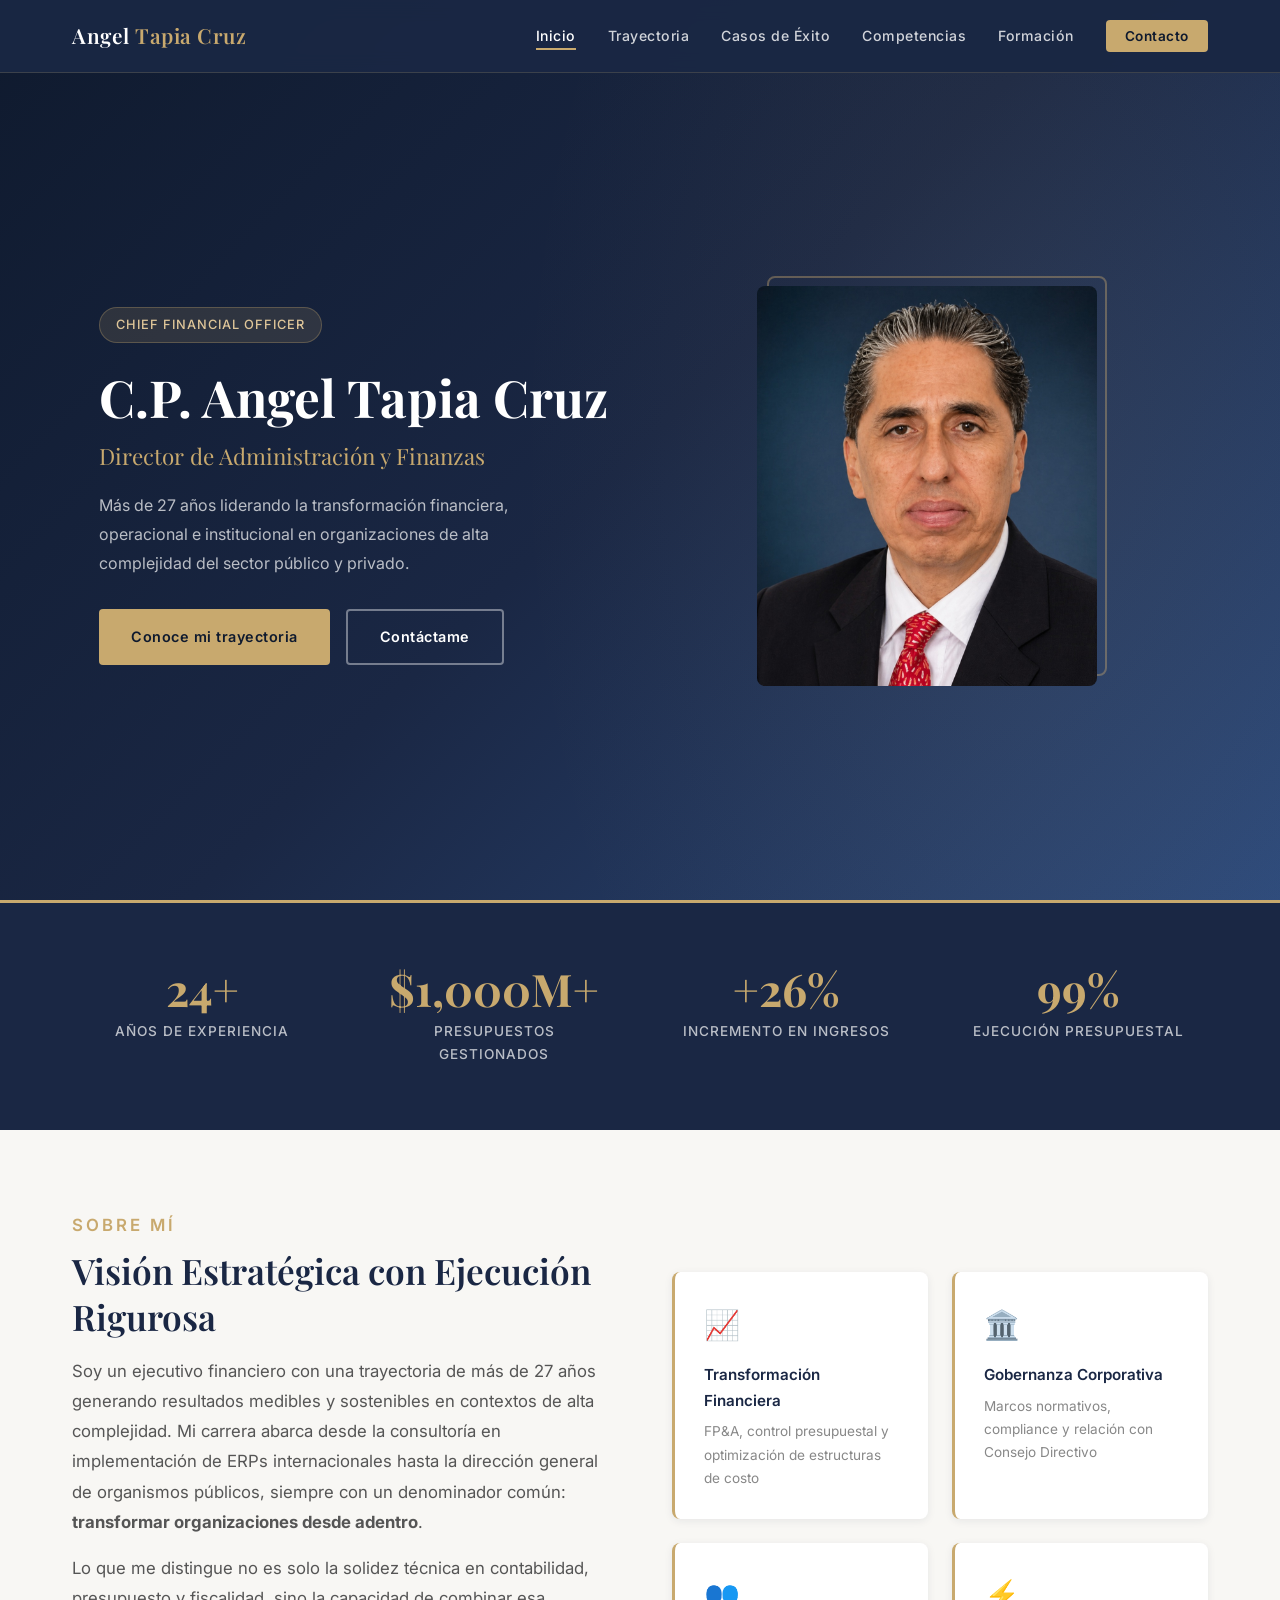
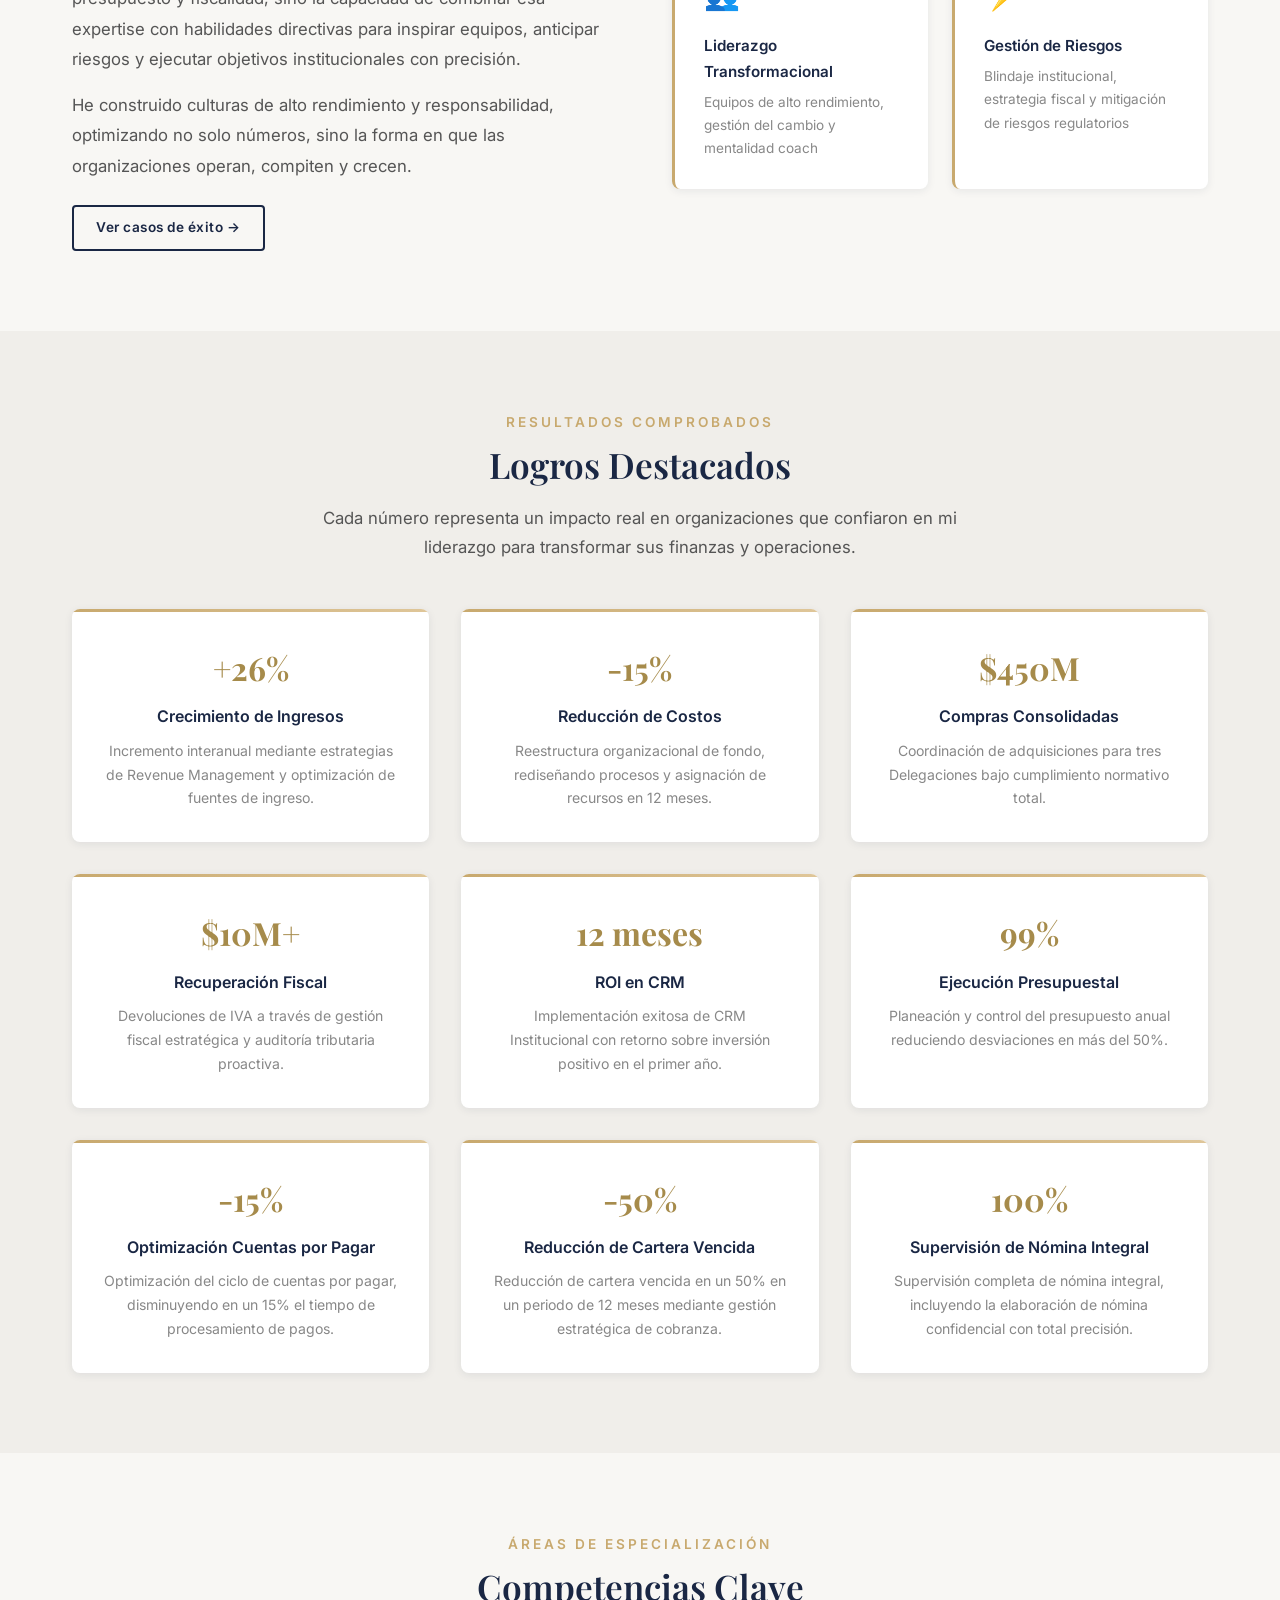
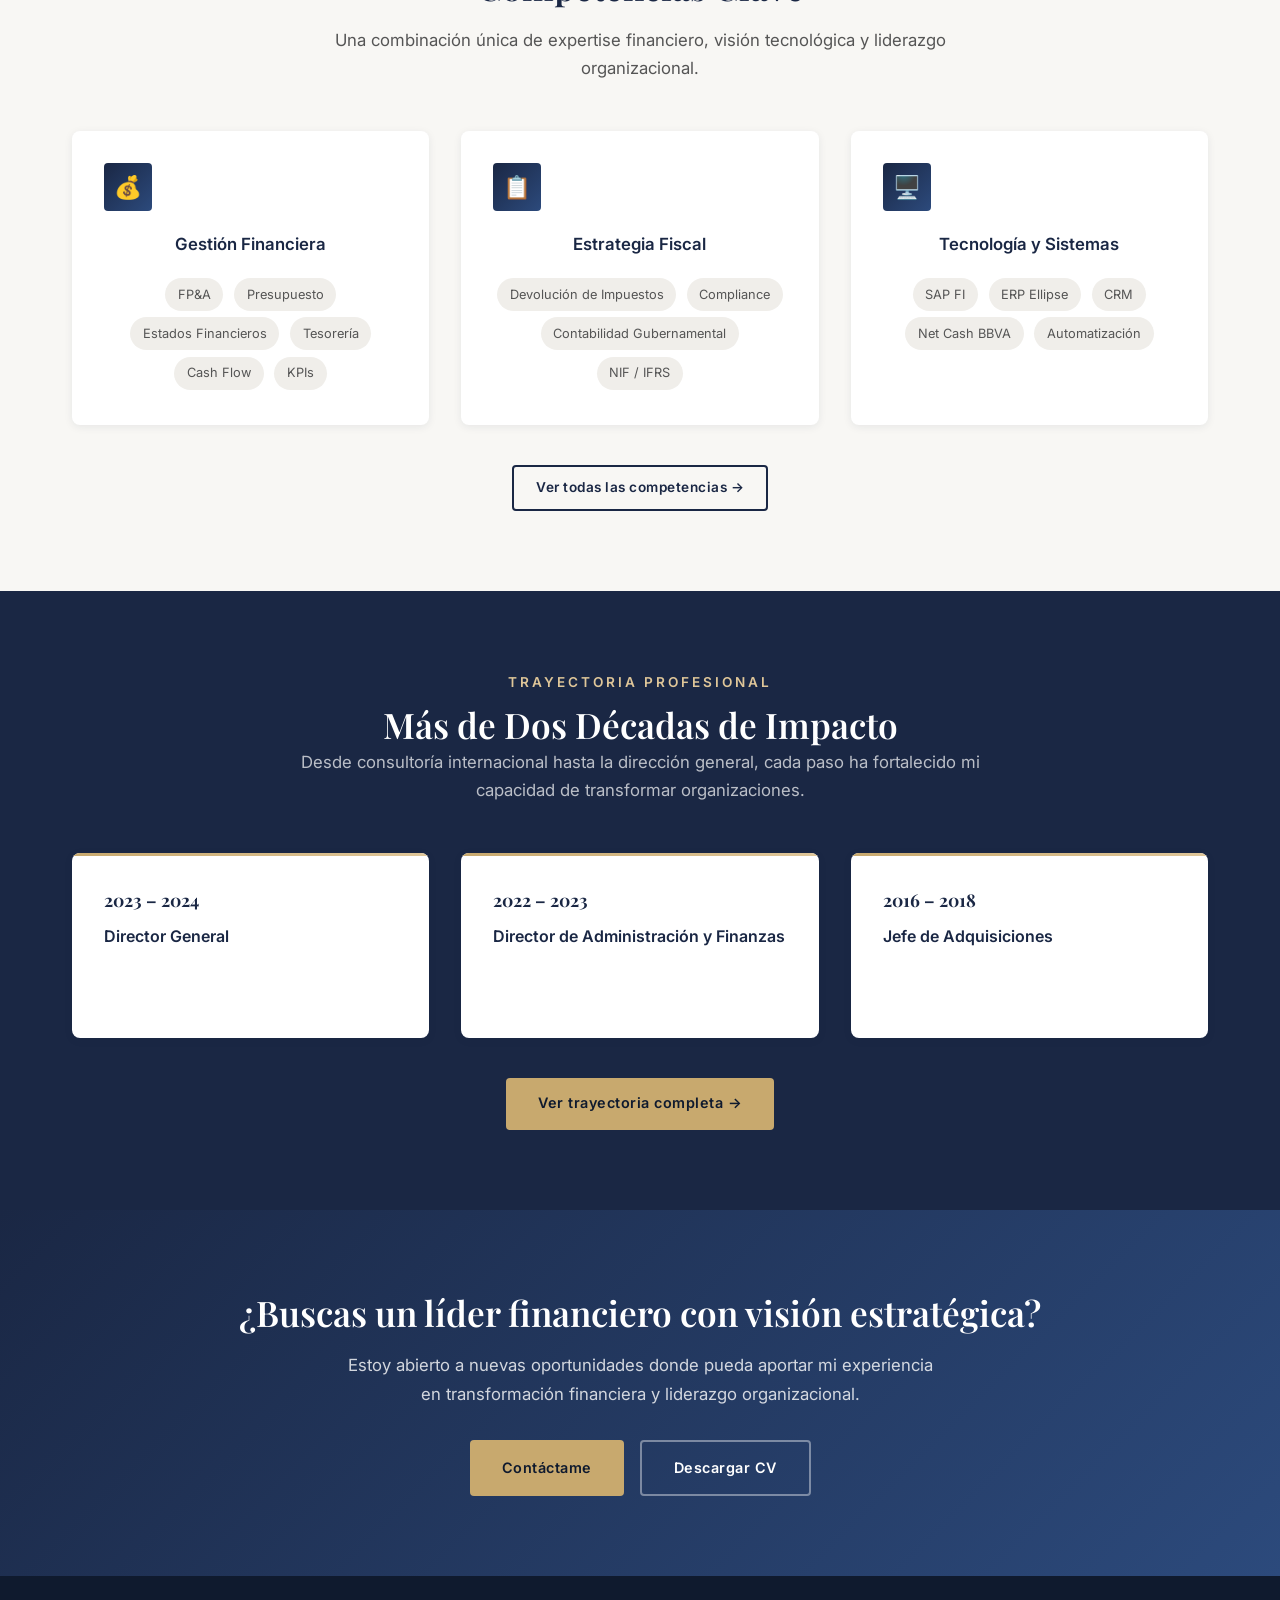
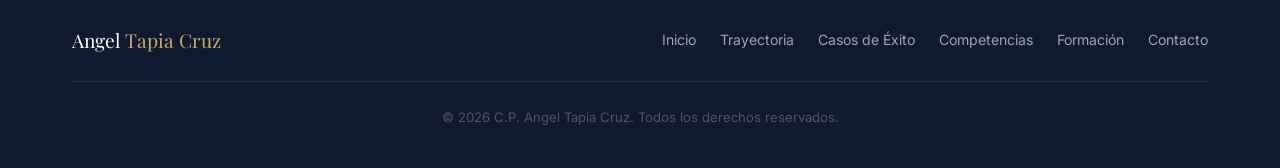
<file: index.html>
<!DOCTYPE html>
<html lang="es">
<head>
  <meta charset="UTF-8">
  <meta name="viewport" content="width=device-width, initial-scale=1.0">
  <meta name="description" content="C.P. Angel Tapia Cruz — Chief Financial Officer con más de 27 años de experiencia en transformación financiera, FP&A, gestión de riesgos y gobernanza corporativa.">
  <meta name="author" content="Angel Tapia Cruz">
  <title>C.P. Angel Tapia Cruz | CFO &amp; Director de Administración y Finanzas</title>
  <link rel="stylesheet" href="css/styles.css">
  <link rel="icon" type="image/svg+xml" href="data:image/svg+xml,<svg xmlns='http://www.w3.org/2000/svg' viewBox='0 0 32 32'><text y='28' font-size='28'>📊</text></svg>">
</head>
<body>

  <!-- NAVIGATION -->
  <nav class="navbar" id="navbar">
    <div class="container">
      <a href="index.html" class="navbar__logo">Angel <span>Tapia Cruz</span></a>
      <ul class="navbar__menu" id="navMenu">
        <li><a href="index.html" class="navbar__link active">Inicio</a></li>
        <li><a href="trayectoria.html" class="navbar__link">Trayectoria</a></li>
        <li><a href="casos-de-exito.html" class="navbar__link">Casos de Éxito</a></li>
        <li><a href="competencias.html" class="navbar__link">Competencias</a></li>
        <li><a href="formacion.html" class="navbar__link">Formación</a></li>
        <li><a href="contacto.html" class="navbar__link navbar__cta">Contacto</a></li>
      </ul>
      <button class="navbar__toggle" id="navToggle" aria-label="Menú">
        <span></span>
        <span></span>
        <span></span>
      </button>
    </div>
  </nav>

  <!-- HERO -->
  <section class="hero">
    <div class="container">
      <div class="hero__content">
        <div class="hero__badge">Chief Financial Officer</div>
        <h1 class="hero__title">C.P. Angel Tapia Cruz</h1>
        <p class="hero__role">Director de Administración y Finanzas</p>
        <p class="hero__tagline">
          Más de 27 años liderando la transformación financiera, operacional e institucional
          en organizaciones de alta complejidad del sector público y privado.
        </p>
        <div class="hero__actions">
          <a href="trayectoria.html" class="btn btn--primary">Conoce mi trayectoria</a>
          <a href="contacto.html" class="btn btn--outline">Contáctame</a>
        </div>
      </div>
      <div class="hero__image-wrapper">
        <div class="hero__image-frame">
          <img src="assets/foto-perfil.jpeg" alt="C.P. Angel Tapia Cruz — Chief Financial Officer">
        </div>
      </div>
    </div>
  </section>

  <!-- STATS -->
  <section class="stats">
    <div class="container">
      <div class="stats__grid">
        <div class="stats__item fade-in">
          <div class="stats__number" data-count="27">0</div>
          <div class="stats__label">Años de Experiencia</div>
        </div>
        <div class="stats__item fade-in">
          <div class="stats__number">$1,000M+</div>
          <div class="stats__label">Presupuestos Gestionados</div>
        </div>
        <div class="stats__item fade-in">
          <div class="stats__number">+26%</div>
          <div class="stats__label">Incremento en Ingresos</div>
        </div>
        <div class="stats__item fade-in">
          <div class="stats__number">99%</div>
          <div class="stats__label">Ejecución Presupuestal</div>
        </div>
      </div>
    </div>
  </section>

  <!-- ABOUT PREVIEW -->
  <section class="section" id="about">
    <div class="container">
      <div class="about-preview">
        <div class="about-preview__text fade-in-left">
          <p class="section-subtitle">Sobre Mí</p>
          <h2 class="section-title">Visión Estratégica con Ejecución Rigurosa</h2>
          <p>
            Soy un ejecutivo financiero con una trayectoria de más de 27 años generando
            resultados medibles y sostenibles en contextos de alta complejidad. Mi carrera
            abarca desde la consultoría en implementación de ERPs internacionales hasta la
            dirección general de organismos públicos, siempre con un denominador común:
            <strong>transformar organizaciones desde adentro</strong>.
          </p>
          <p>
            Lo que me distingue no es solo la solidez técnica en contabilidad, presupuesto
            y fiscalidad, sino la capacidad de combinar esa expertise con habilidades directivas
            para inspirar equipos, anticipar riesgos y ejecutar objetivos institucionales con precisión.
          </p>
          <p>
            He construido culturas de alto rendimiento y responsabilidad, optimizando no solo números,
            sino la forma en que las organizaciones operan, compiten y crecen.
          </p>
          <div style="margin-top: 1.5rem;">
            <a href="casos-de-exito.html" class="btn btn--outline-dark btn--sm">Ver casos de éxito →</a>
          </div>
        </div>
        <div class="about-preview__highlights fade-in-right">
          <div class="highlight-card">
            <div class="highlight-card__icon">📈</div>
            <div class="highlight-card__title">Transformación Financiera</div>
            <p class="highlight-card__desc">FP&A, control presupuestal y optimización de estructuras de costo</p>
          </div>
          <div class="highlight-card">
            <div class="highlight-card__icon">🏛️</div>
            <div class="highlight-card__title">Gobernanza Corporativa</div>
            <p class="highlight-card__desc">Marcos normativos, compliance y relación con Consejo Directivo</p>
          </div>
          <div class="highlight-card">
            <div class="highlight-card__icon">👥</div>
            <div class="highlight-card__title">Liderazgo Transformacional</div>
            <p class="highlight-card__desc">Equipos de alto rendimiento, gestión del cambio y mentalidad coach</p>
          </div>
          <div class="highlight-card">
            <div class="highlight-card__icon">⚡</div>
            <div class="highlight-card__title">Gestión de Riesgos</div>
            <p class="highlight-card__desc">Blindaje institucional, estrategia fiscal y mitigación de riesgos regulatorios</p>
          </div>
        </div>
      </div>
    </div>
  </section>

  <!-- ACHIEVEMENTS -->
  <section class="section section--alt" id="achievements">
    <div class="container text-center">
      <p class="section-subtitle">Resultados Comprobados</p>
      <h2 class="section-title">Logros Destacados</h2>
      <p class="section-description">
        Cada número representa un impacto real en organizaciones que confiaron
        en mi liderazgo para transformar sus finanzas y operaciones.
      </p>
      <div class="achievements__grid">
        <div class="achievement-card fade-in">
          <div class="achievement-card__metric">+26%</div>
          <div class="achievement-card__title">Crecimiento de Ingresos</div>
          <p class="achievement-card__desc">
            Incremento interanual mediante estrategias de Revenue Management
            y optimización de fuentes de ingreso.
          </p>
        </div>
        <div class="achievement-card fade-in">
          <div class="achievement-card__metric">-15%</div>
          <div class="achievement-card__title">Reducción de Costos</div>
          <p class="achievement-card__desc">
            Reestructura organizacional de fondo, rediseñando procesos
            y asignación de recursos en 12 meses.
          </p>
        </div>
        <div class="achievement-card fade-in">
          <div class="achievement-card__metric">$450M</div>
          <div class="achievement-card__title">Compras Consolidadas</div>
          <p class="achievement-card__desc">
            Coordinación de adquisiciones para tres Delegaciones bajo
            cumplimiento normativo total.
          </p>
        </div>
        <div class="achievement-card fade-in">
          <div class="achievement-card__metric">$10M+</div>
          <div class="achievement-card__title">Recuperación Fiscal</div>
          <p class="achievement-card__desc">
            Devoluciones de IVA a través de gestión fiscal estratégica
            y auditoría tributaria proactiva.
          </p>
        </div>
        <div class="achievement-card fade-in">
          <div class="achievement-card__metric">12 meses</div>
          <div class="achievement-card__title">ROI en CRM</div>
          <p class="achievement-card__desc">
            Implementación exitosa de CRM Institucional con retorno
            sobre inversión positivo en el primer año.
          </p>
        </div>
        <div class="achievement-card fade-in">
          <div class="achievement-card__metric">99%</div>
          <div class="achievement-card__title">Ejecución Presupuestal</div>
          <p class="achievement-card__desc">
            Planeación y control del presupuesto anual reduciendo
            desviaciones en más del 50%.
          </p>
        </div>
        <div class="achievement-card fade-in">
          <div class="achievement-card__metric">-15%</div>
          <div class="achievement-card__title">Optimización Cuentas por Pagar</div>
          <p class="achievement-card__desc">
            Optimización del ciclo de cuentas por pagar, disminuyendo
            en un 15% el tiempo de procesamiento de pagos.
          </p>
        </div>
        <div class="achievement-card fade-in">
          <div class="achievement-card__metric">-50%</div>
          <div class="achievement-card__title">Reducción de Cartera Vencida</div>
          <p class="achievement-card__desc">
            Reducción de cartera vencida en un 50% en un periodo
            de 12 meses mediante gestión estratégica de cobranza.
          </p>
        </div>
        <div class="achievement-card fade-in">
          <div class="achievement-card__metric">100%</div>
          <div class="achievement-card__title">Supervisión de Nómina Integral</div>
          <p class="achievement-card__desc">
            Supervisión completa de nómina integral, incluyendo
            la elaboración de nómina confidencial con total precisión.
          </p>
        </div>
      </div>
    </div>
  </section>

  <!-- SKILLS PREVIEW -->
  <section class="section" id="skills-preview">
    <div class="container text-center">
      <p class="section-subtitle">Áreas de Especialización</p>
      <h2 class="section-title">Competencias Clave</h2>
      <p class="section-description">
        Una combinación única de expertise financiero, visión tecnológica
        y liderazgo organizacional.
      </p>
      <div class="skills__grid">
        <div class="skill-category fade-in">
          <div class="skill-category__icon">💰</div>
          <div class="skill-category__title">Gestión Financiera</div>
          <span class="skill-tag">FP&A</span>
          <span class="skill-tag">Presupuesto</span>
          <span class="skill-tag">Estados Financieros</span>
          <span class="skill-tag">Tesorería</span>
          <span class="skill-tag">Cash Flow</span>
          <span class="skill-tag">KPIs</span>
        </div>
        <div class="skill-category fade-in">
          <div class="skill-category__icon">📋</div>
          <div class="skill-category__title">Estrategia Fiscal</div>
          <span class="skill-tag">Devolución de Impuestos</span>
          <span class="skill-tag">Compliance</span>
          <span class="skill-tag">Contabilidad Gubernamental</span>
          <span class="skill-tag">NIF / IFRS</span>
        </div>
        <div class="skill-category fade-in">
          <div class="skill-category__icon">🖥️</div>
          <div class="skill-category__title">Tecnología y Sistemas</div>
          <span class="skill-tag">SAP FI</span>
          <span class="skill-tag">ERP Ellipse</span>
          <span class="skill-tag">CRM</span>
          <span class="skill-tag">Net Cash BBVA</span>
          <span class="skill-tag">Automatización</span>
        </div>
      </div>
      <div style="margin-top: 2.5rem;">
        <a href="competencias.html" class="btn btn--outline-dark btn--sm">Ver todas las competencias →</a>
      </div>
    </div>
  </section>

  <!-- CAREER PREVIEW -->
  <section class="section section--dark" id="career-preview">
    <div class="container text-center">
      <p class="section-subtitle">Trayectoria Profesional</p>
      <h2>Más de Dos Décadas de Impacto</h2>
      <p class="section-description" style="color: rgba(255,255,255,0.7);">
        Desde consultoría internacional hasta la dirección general, cada paso
        ha fortalecido mi capacidad de transformar organizaciones.
      </p>
      <div class="achievements__grid" style="text-align: left; margin-top: 2rem;">
        <div class="achievement-card fade-in">
          <div class="achievement-card__metric" style="font-size: 1.1rem; color: var(--primary);">2023 – 2024</div>
          <div class="achievement-card__title">Director General</div>
          <p class="achievement-card__desc">OPDAPAJ del Municipio de Almoloya de Juárez</p>
        </div>
        <div class="achievement-card fade-in">
          <div class="achievement-card__metric" style="font-size: 1.1rem; color: var(--primary);">2022 – 2023</div>
          <div class="achievement-card__title">Director de Administración y Finanzas</div>
          <p class="achievement-card__desc">OPDAPAJ del Municipio de Almoloya de Juárez</p>
        </div>
        <div class="achievement-card fade-in">
          <div class="achievement-card__metric" style="font-size: 1.1rem; color: var(--primary);">2016 – 2018</div>
          <div class="achievement-card__title">Jefe de Adquisiciones</div>
          <p class="achievement-card__desc">Instituto Nacional de Cancerología (INCan)</p>
        </div>
      </div>
      <div style="margin-top: 2.5rem;">
        <a href="trayectoria.html" class="btn btn--primary">Ver trayectoria completa →</a>
      </div>
    </div>
  </section>

  <!-- CTA -->
  <section class="cta-section">
    <div class="container">
      <h2>¿Buscas un líder financiero con visión estratégica?</h2>
      <p>
        Estoy abierto a nuevas oportunidades donde pueda aportar mi experiencia
        en transformación financiera y liderazgo organizacional.
      </p>
      <div style="display: flex; gap: 1rem; justify-content: center; flex-wrap: wrap;">
        <a href="contacto.html" class="btn btn--primary">Contáctame</a>
        <a href="assets/Angel-Tapia-Cruz-CV.pdf" class="btn btn--outline" target="_blank">Descargar CV</a>
      </div>
    </div>
  </section>

  <!-- FOOTER -->
  <footer class="footer">
    <div class="container">
      <div class="footer__content">
        <div class="footer__logo">Angel <span>Tapia Cruz</span></div>
        <div class="footer__links">
          <a href="index.html">Inicio</a>
          <a href="trayectoria.html">Trayectoria</a>
          <a href="casos-de-exito.html">Casos de Éxito</a>
          <a href="competencias.html">Competencias</a>
          <a href="formacion.html">Formación</a>
          <a href="contacto.html">Contacto</a>
        </div>
      </div>
      <div class="footer__bottom">
        <p>&copy; 2026 C.P. Angel Tapia Cruz. Todos los derechos reservados.</p>
      </div>
    </div>
  </footer>

  <script src="js/main.js"></script>
</body>
</html>
</file>
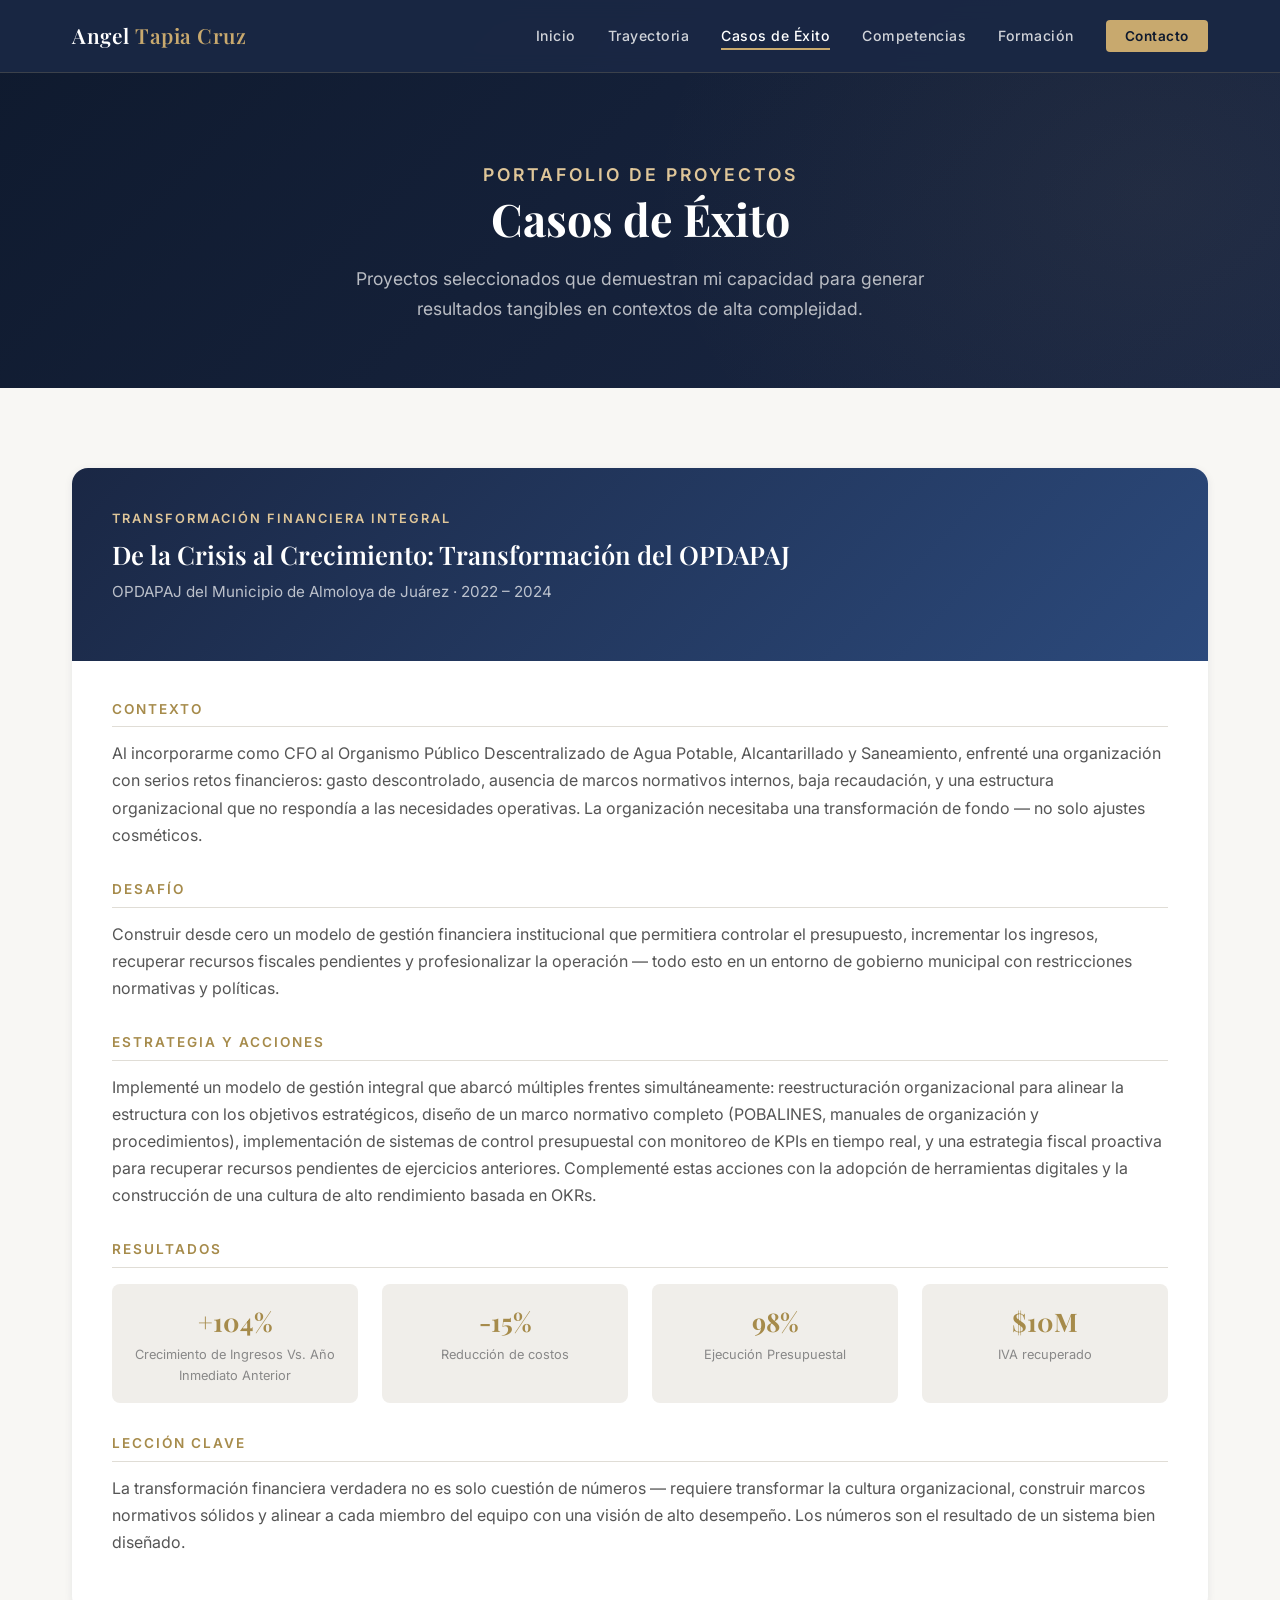
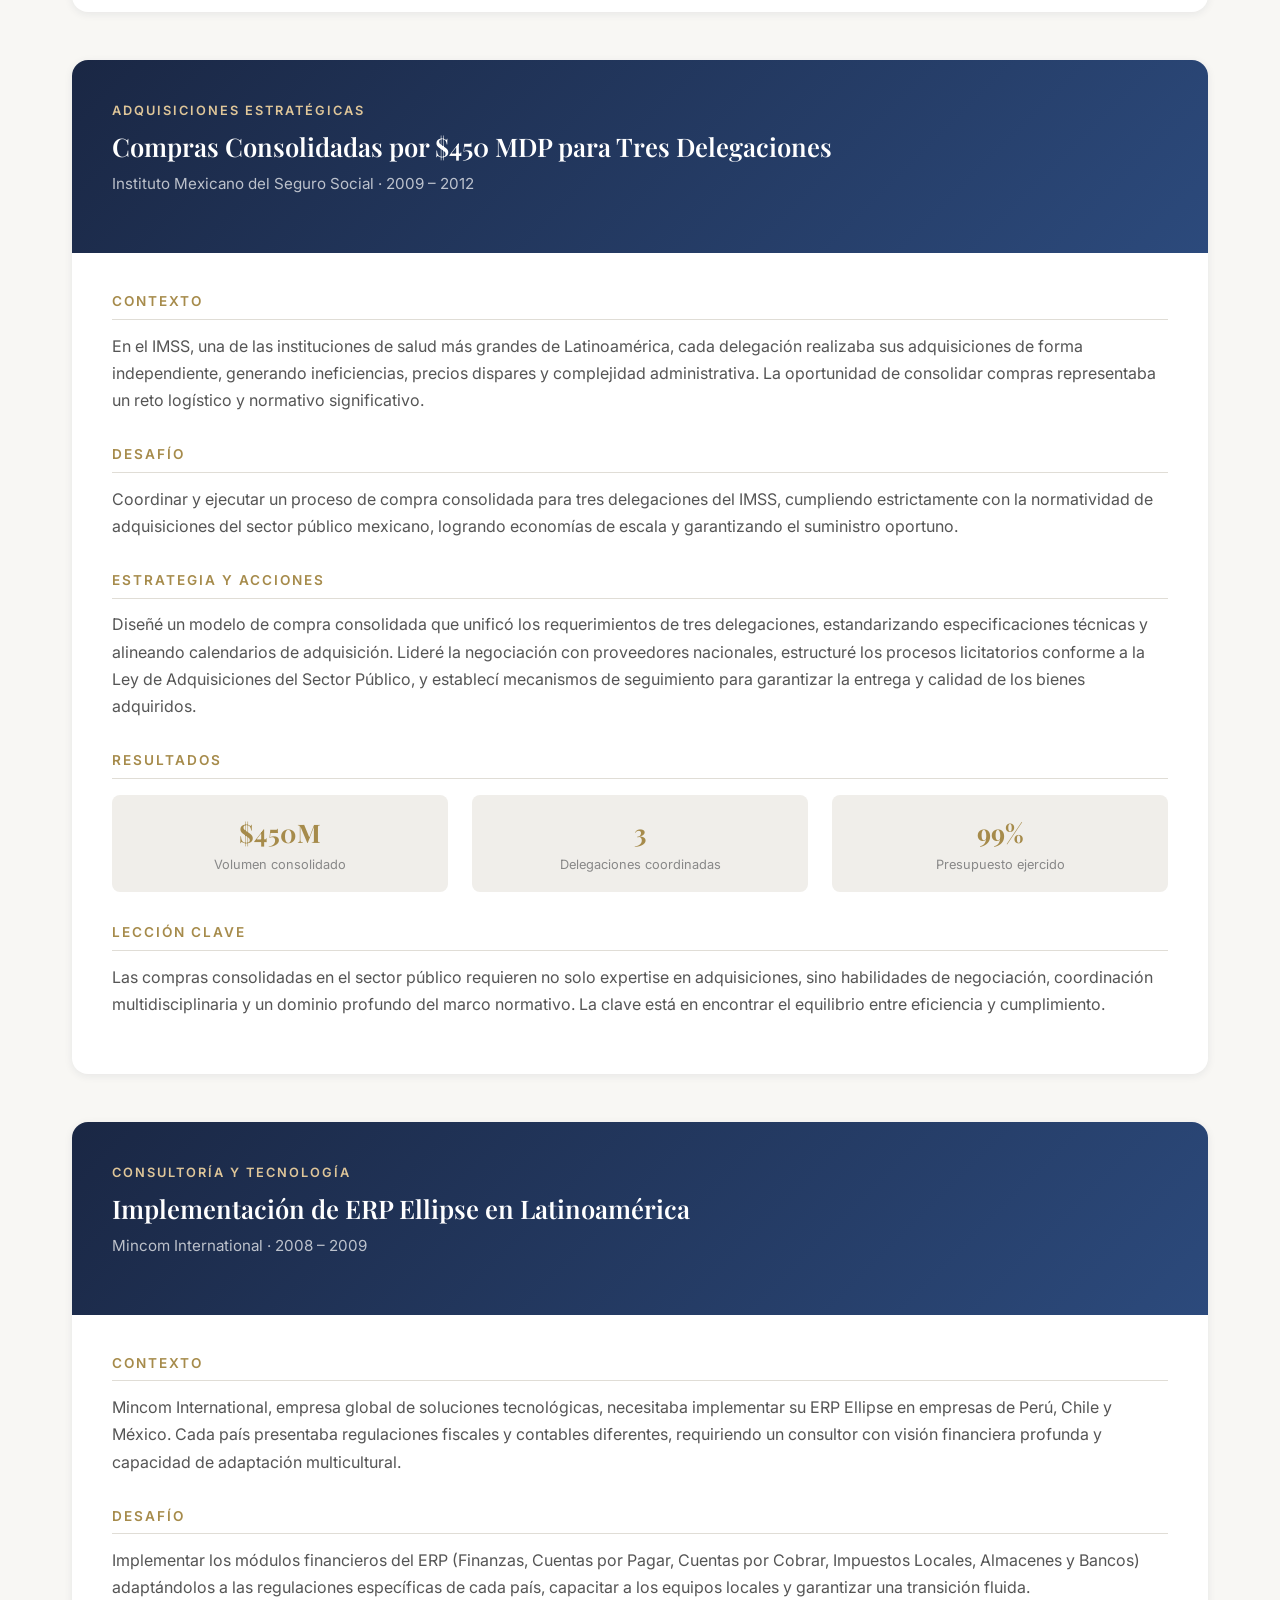
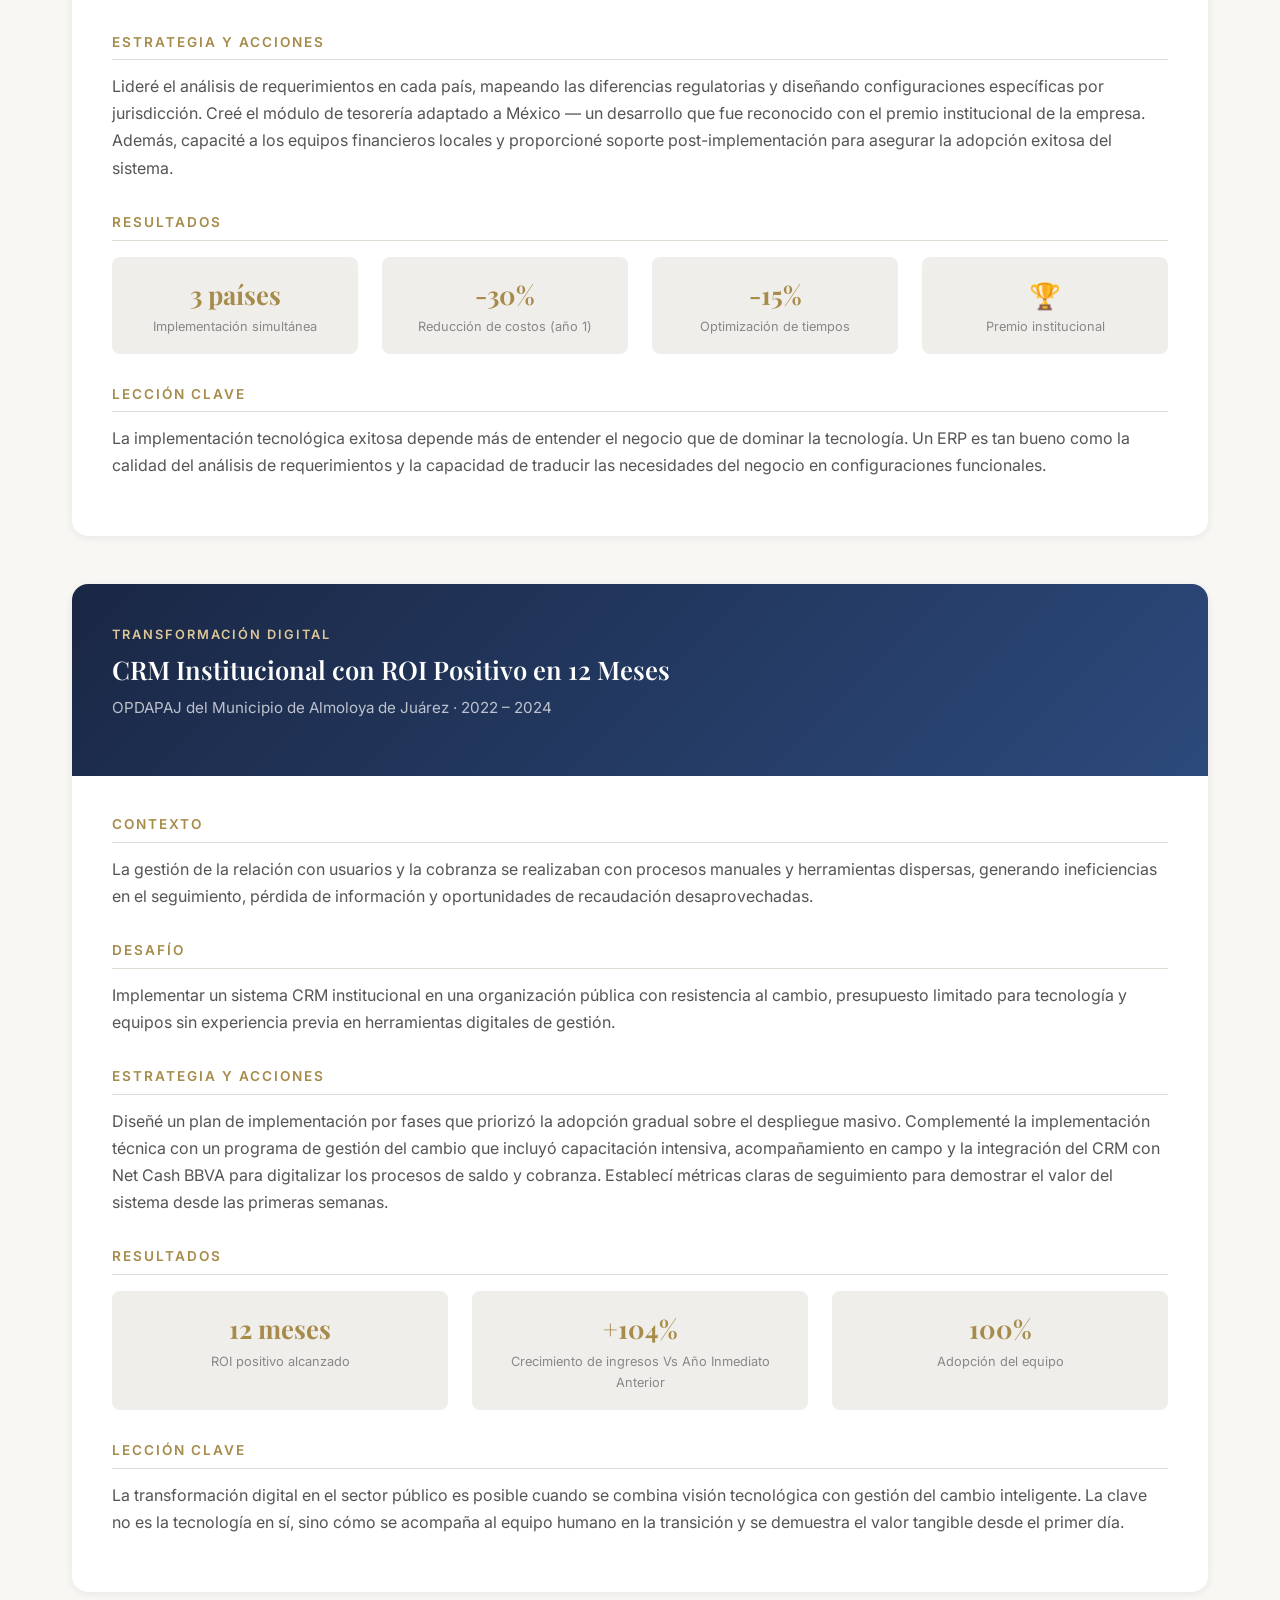
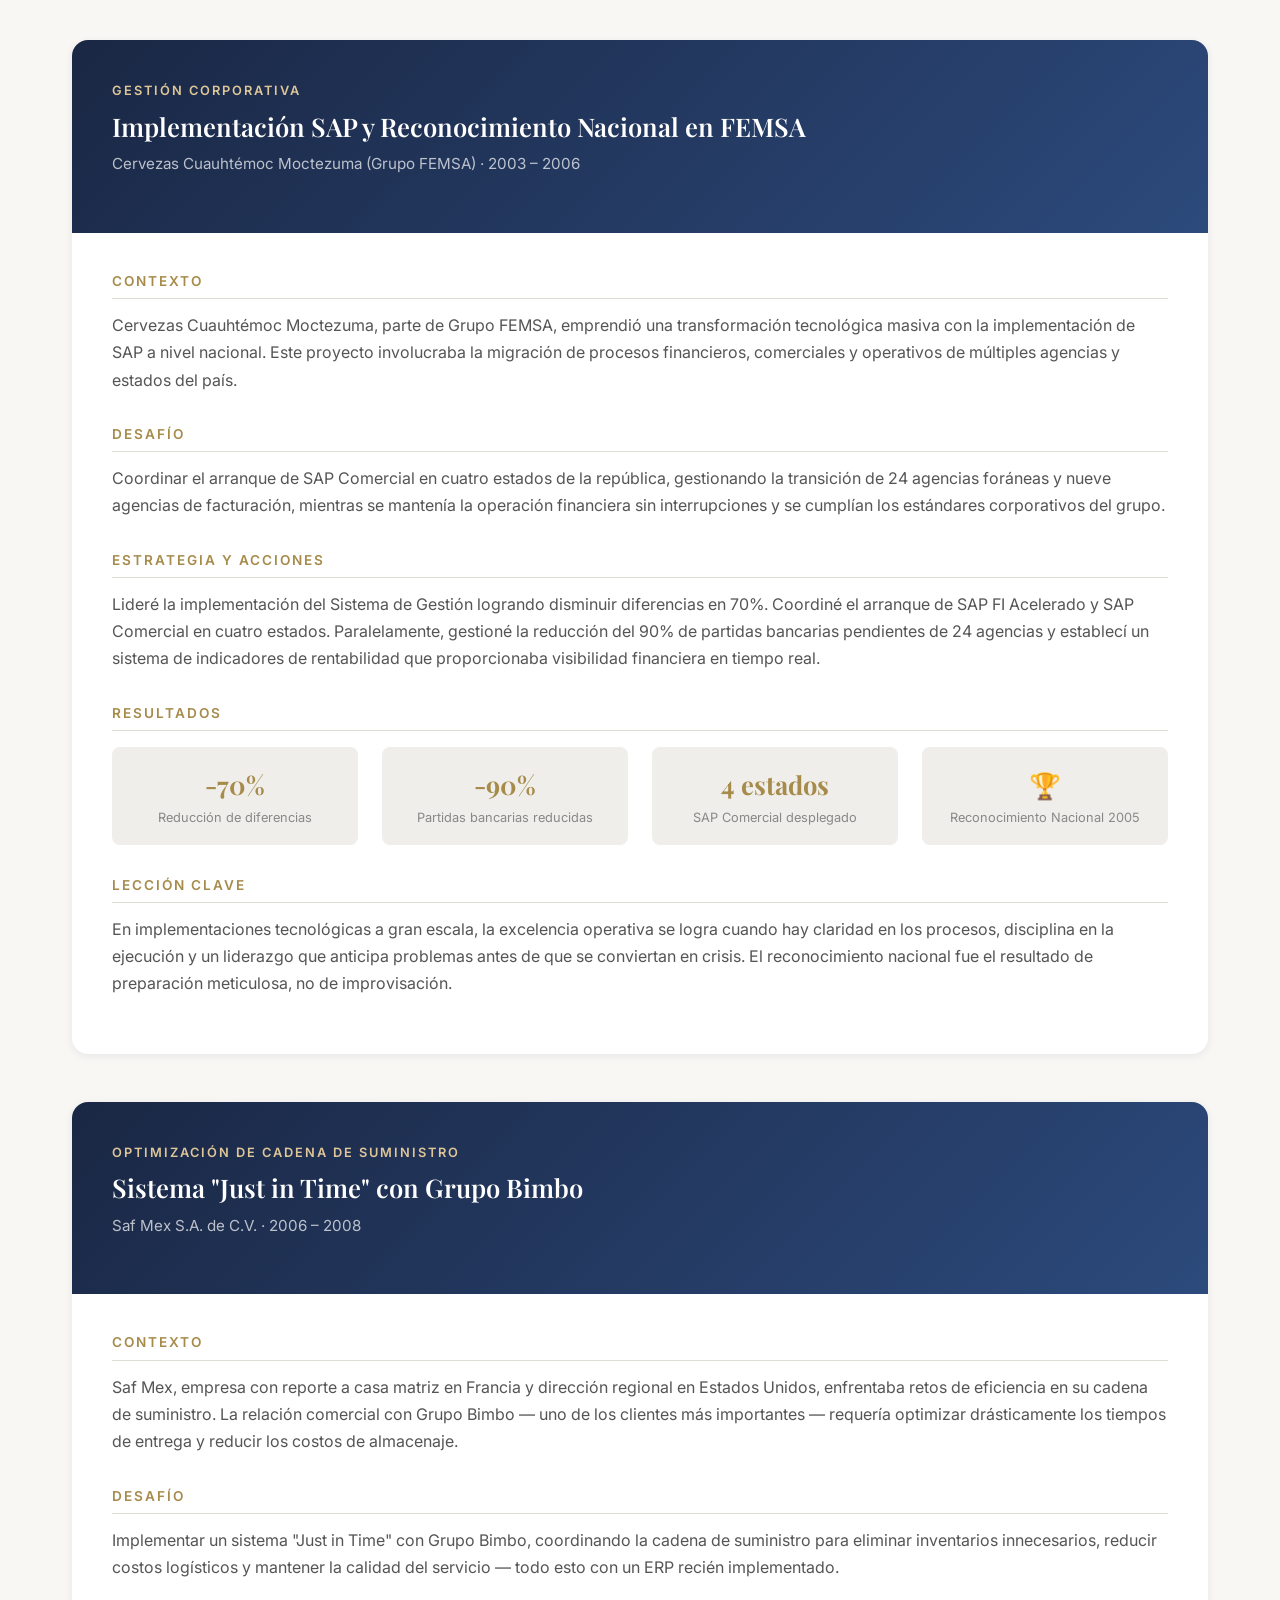
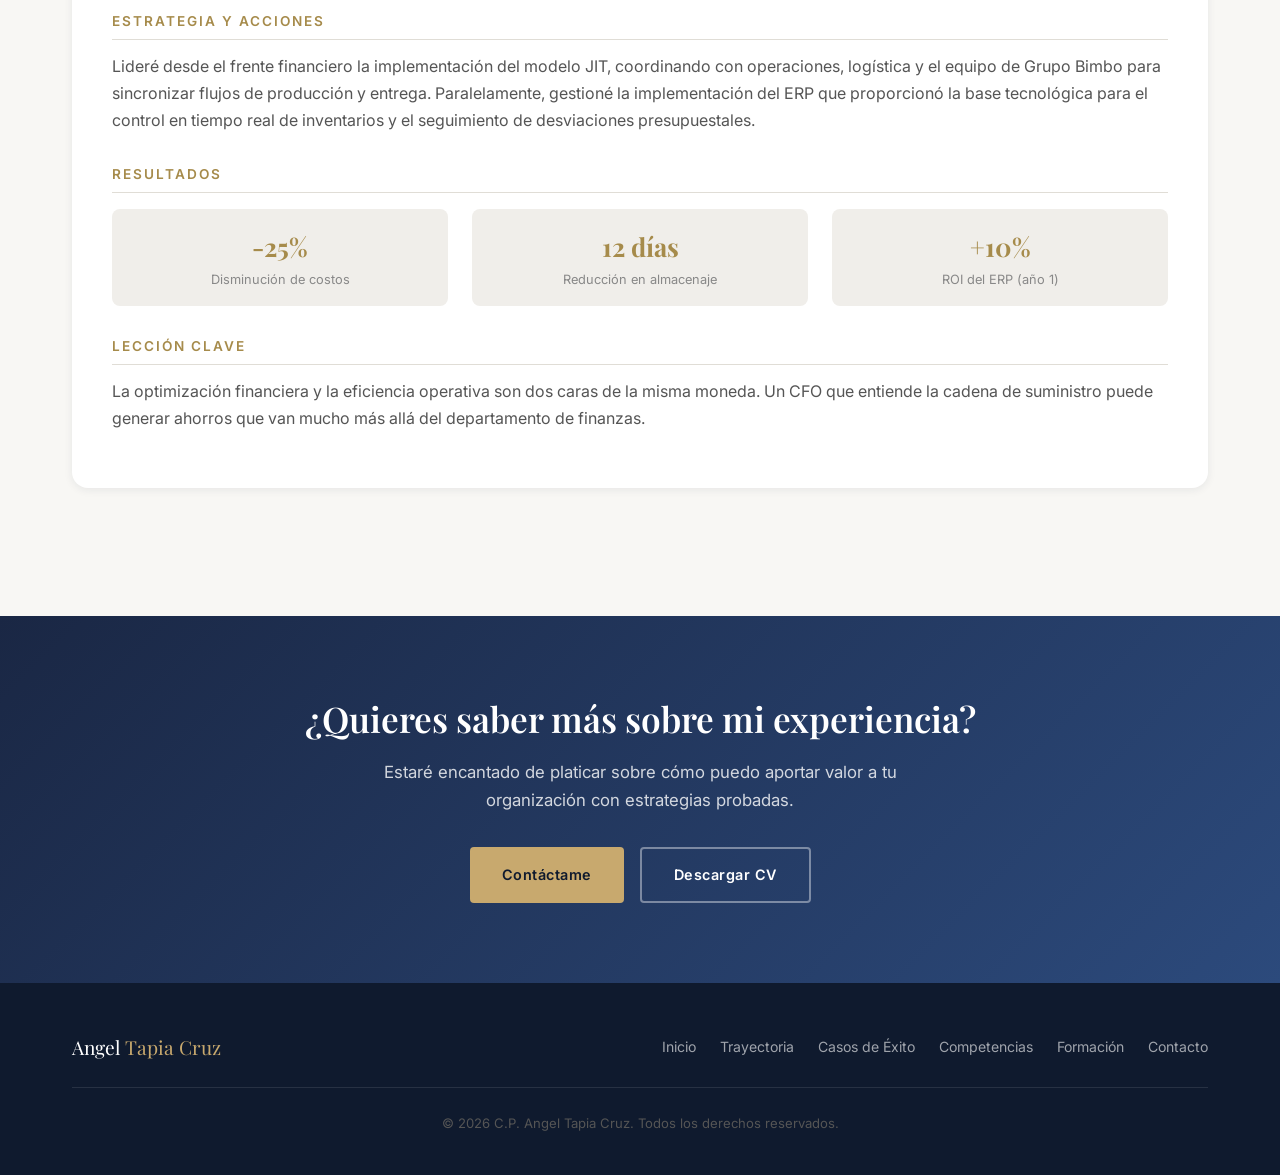
<file: casos-de-exito.html>
<!DOCTYPE html>
<html lang="es">
<head>
  <meta charset="UTF-8">
  <meta name="viewport" content="width=device-width, initial-scale=1.0">
  <meta name="description" content="Casos de éxito de C.P. Angel Tapia Cruz — Proyectos de transformación financiera con resultados medibles.">
  <title>Casos de Éxito | C.P. Angel Tapia Cruz</title>
  <link rel="stylesheet" href="css/styles.css">
  <link rel="icon" type="image/svg+xml" href="data:image/svg+xml,<svg xmlns='http://www.w3.org/2000/svg' viewBox='0 0 32 32'><text y='28' font-size='28'>📊</text></svg>">
</head>
<body>

  <!-- NAVIGATION -->
  <nav class="navbar" id="navbar">
    <div class="container">
      <a href="index.html" class="navbar__logo">Angel <span>Tapia Cruz</span></a>
      <ul class="navbar__menu" id="navMenu">
        <li><a href="index.html" class="navbar__link">Inicio</a></li>
        <li><a href="trayectoria.html" class="navbar__link">Trayectoria</a></li>
        <li><a href="casos-de-exito.html" class="navbar__link active">Casos de Éxito</a></li>
        <li><a href="competencias.html" class="navbar__link">Competencias</a></li>
        <li><a href="formacion.html" class="navbar__link">Formación</a></li>
        <li><a href="contacto.html" class="navbar__link navbar__cta">Contacto</a></li>
      </ul>
      <button class="navbar__toggle" id="navToggle" aria-label="Menú">
        <span></span>
        <span></span>
        <span></span>
      </button>
    </div>
  </nav>

  <!-- PAGE HEADER -->
  <header class="page-header">
    <div class="container">
      <p class="section-subtitle">Portafolio de Proyectos</p>
      <h1>Casos de Éxito</h1>
      <p>
        Proyectos seleccionados que demuestran mi capacidad para generar
        resultados tangibles en contextos de alta complejidad.
      </p>
    </div>
  </header>

  <!-- CASE STUDIES -->
  <section class="section">
    <div class="container">

      <!-- CASE 1: Transformación Financiera OPDAPAJ -->
      <article class="case-study fade-in">
        <div class="case-study__header">
          <div class="case-study__category">Transformación Financiera Integral</div>
          <h2 class="case-study__title">De la Crisis al Crecimiento: Transformación del OPDAPAJ</h2>
          <p class="case-study__org">OPDAPAJ del Municipio de Almoloya de Juárez · 2022 – 2024</p>
        </div>
        <div class="case-study__body">
          <div class="case-study__section">
            <h3 class="case-study__section-title">Contexto</h3>
            <p>
              Al incorporarme como CFO al Organismo Público Descentralizado de Agua Potable, Alcantarillado
              y Saneamiento, enfrenté una organización con serios retos financieros: gasto descontrolado,
              ausencia de marcos normativos internos, baja recaudación, y una estructura organizacional
              que no respondía a las necesidades operativas. La organización necesitaba una transformación
              de fondo — no solo ajustes cosméticos.
            </p>
          </div>
          <div class="case-study__section">
            <h3 class="case-study__section-title">Desafío</h3>
            <p>
              Construir desde cero un modelo de gestión financiera institucional que permitiera
              controlar el presupuesto, incrementar los ingresos, recuperar recursos fiscales
              pendientes y profesionalizar la operación — todo esto en un entorno de gobierno
              municipal con restricciones normativas y políticas.
            </p>
          </div>
          <div class="case-study__section">
            <h3 class="case-study__section-title">Estrategia y Acciones</h3>
            <p>
              Implementé un modelo de gestión integral que abarcó múltiples frentes simultáneamente:
              reestructuración organizacional para alinear la estructura con los objetivos estratégicos,
              diseño de un marco normativo completo (POBALINES, manuales de organización y procedimientos),
              implementación de sistemas de control presupuestal con monitoreo de KPIs en tiempo real,
              y una estrategia fiscal proactiva para recuperar recursos pendientes de ejercicios anteriores.
              Complementé estas acciones con la adopción de herramientas digitales y la construcción de
              una cultura de alto rendimiento basada en OKRs.
            </p>
          </div>
          <div class="case-study__section">
            <h3 class="case-study__section-title">Resultados</h3>
            <div class="case-study__metrics">
              <div class="case-study__metric">
                <div class="case-study__metric-value">+104%</div>
                <p class="case-study__metric-label">Crecimiento de Ingresos Vs. Año Inmediato Anterior</p>
              </div>
              <div class="case-study__metric">
                <div class="case-study__metric-value">-15%</div>
                <p class="case-study__metric-label">Reducción de costos</p>
              </div>
              <div class="case-study__metric">
                <div class="case-study__metric-value">98%</div>
                <p class="case-study__metric-label">Ejecución Presupuestal</p>
              </div>
              <div class="case-study__metric">
                <div class="case-study__metric-value">$10M</div>
                <p class="case-study__metric-label">IVA recuperado</p>
              </div>
            </div>
          </div>
          <div class="case-study__section">
            <h3 class="case-study__section-title">Lección Clave</h3>
            <p>
              La transformación financiera verdadera no es solo cuestión de números — requiere
              transformar la cultura organizacional, construir marcos normativos sólidos y alinear
              a cada miembro del equipo con una visión de alto desempeño. Los números son el resultado
              de un sistema bien diseñado.
            </p>
          </div>
        </div>
      </article>

      <!-- CASE 2: Compras Consolidadas IMSS -->
      <article class="case-study fade-in">
        <div class="case-study__header">
          <div class="case-study__category">Adquisiciones Estratégicas</div>
          <h2 class="case-study__title">Compras Consolidadas por $450 MDP para Tres Delegaciones</h2>
          <p class="case-study__org">Instituto Mexicano del Seguro Social · 2009 – 2012</p>
        </div>
        <div class="case-study__body">
          <div class="case-study__section">
            <h3 class="case-study__section-title">Contexto</h3>
            <p>
              En el IMSS, una de las instituciones de salud más grandes de Latinoamérica, cada
              delegación realizaba sus adquisiciones de forma independiente, generando ineficiencias,
              precios dispares y complejidad administrativa. La oportunidad de consolidar compras
              representaba un reto logístico y normativo significativo.
            </p>
          </div>
          <div class="case-study__section">
            <h3 class="case-study__section-title">Desafío</h3>
            <p>
              Coordinar y ejecutar un proceso de compra consolidada para tres delegaciones del IMSS,
              cumpliendo estrictamente con la normatividad de adquisiciones del sector público mexicano,
              logrando economías de escala y garantizando el suministro oportuno.
            </p>
          </div>
          <div class="case-study__section">
            <h3 class="case-study__section-title">Estrategia y Acciones</h3>
            <p>
              Diseñé un modelo de compra consolidada que unificó los requerimientos de tres delegaciones,
              estandarizando especificaciones técnicas y alineando calendarios de adquisición. Lideré
              la negociación con proveedores nacionales, estructuré los procesos licitatorios conforme
              a la Ley de Adquisiciones del Sector Público, y establecí mecanismos de seguimiento para
              garantizar la entrega y calidad de los bienes adquiridos.
            </p>
          </div>
          <div class="case-study__section">
            <h3 class="case-study__section-title">Resultados</h3>
            <div class="case-study__metrics">
              <div class="case-study__metric">
                <div class="case-study__metric-value">$450M</div>
                <p class="case-study__metric-label">Volumen consolidado</p>
              </div>
              <div class="case-study__metric">
                <div class="case-study__metric-value">3</div>
                <p class="case-study__metric-label">Delegaciones coordinadas</p>
              </div>
              <div class="case-study__metric">
                <div class="case-study__metric-value">99%</div>
                <p class="case-study__metric-label">Presupuesto ejercido</p>
              </div>
            </div>
          </div>
          <div class="case-study__section">
            <h3 class="case-study__section-title">Lección Clave</h3>
            <p>
              Las compras consolidadas en el sector público requieren no solo expertise en adquisiciones,
              sino habilidades de negociación, coordinación multidisciplinaria y un dominio profundo
              del marco normativo. La clave está en encontrar el equilibrio entre eficiencia y cumplimiento.
            </p>
          </div>
        </div>
      </article>

      <!-- CASE 3: Implementación ERP Internacional -->
      <article class="case-study fade-in">
        <div class="case-study__header">
          <div class="case-study__category">Consultoría y Tecnología</div>
          <h2 class="case-study__title">Implementación de ERP Ellipse en Latinoamérica</h2>
          <p class="case-study__org">Mincom International · 2008 – 2009</p>
        </div>
        <div class="case-study__body">
          <div class="case-study__section">
            <h3 class="case-study__section-title">Contexto</h3>
            <p>
              Mincom International, empresa global de soluciones tecnológicas, necesitaba implementar
              su ERP Ellipse en empresas de Perú, Chile y México. Cada país presentaba regulaciones
              fiscales y contables diferentes, requiriendo un consultor con visión financiera profunda
              y capacidad de adaptación multicultural.
            </p>
          </div>
          <div class="case-study__section">
            <h3 class="case-study__section-title">Desafío</h3>
            <p>
              Implementar los módulos financieros del ERP (Finanzas, Cuentas por Pagar, Cuentas por
              Cobrar, Impuestos Locales, Almacenes y Bancos) adaptándolos a las regulaciones específicas
              de cada país, capacitar a los equipos locales y garantizar una transición fluida.
            </p>
          </div>
          <div class="case-study__section">
            <h3 class="case-study__section-title">Estrategia y Acciones</h3>
            <p>
              Lideré el análisis de requerimientos en cada país, mapeando las diferencias regulatorias
              y diseñando configuraciones específicas por jurisdicción. Creé el módulo de tesorería
              adaptado a México — un desarrollo que fue reconocido con el premio institucional de la
              empresa. Además, capacité a los equipos financieros locales y proporcioné soporte
              post-implementación para asegurar la adopción exitosa del sistema.
            </p>
          </div>
          <div class="case-study__section">
            <h3 class="case-study__section-title">Resultados</h3>
            <div class="case-study__metrics">
              <div class="case-study__metric">
                <div class="case-study__metric-value">3 países</div>
                <p class="case-study__metric-label">Implementación simultánea</p>
              </div>
              <div class="case-study__metric">
                <div class="case-study__metric-value">-30%</div>
                <p class="case-study__metric-label">Reducción de costos (año 1)</p>
              </div>
              <div class="case-study__metric">
                <div class="case-study__metric-value">-15%</div>
                <p class="case-study__metric-label">Optimización de tiempos</p>
              </div>
              <div class="case-study__metric">
                <div class="case-study__metric-value">🏆</div>
                <p class="case-study__metric-label">Premio institucional</p>
              </div>
            </div>
          </div>
          <div class="case-study__section">
            <h3 class="case-study__section-title">Lección Clave</h3>
            <p>
              La implementación tecnológica exitosa depende más de entender el negocio que de dominar
              la tecnología. Un ERP es tan bueno como la calidad del análisis de requerimientos y la
              capacidad de traducir las necesidades del negocio en configuraciones funcionales.
            </p>
          </div>
        </div>
      </article>

      <!-- CASE 4: CRM Institucional -->
      <article class="case-study fade-in">
        <div class="case-study__header">
          <div class="case-study__category">Transformación Digital</div>
          <h2 class="case-study__title">CRM Institucional con ROI Positivo en 12 Meses</h2>
          <p class="case-study__org">OPDAPAJ del Municipio de Almoloya de Juárez · 2022 – 2024</p>
        </div>
        <div class="case-study__body">
          <div class="case-study__section">
            <h3 class="case-study__section-title">Contexto</h3>
            <p>
              La gestión de la relación con usuarios y la cobranza se realizaban con procesos
              manuales y herramientas dispersas, generando ineficiencias en el seguimiento,
              pérdida de información y oportunidades de recaudación desaprovechadas.
            </p>
          </div>
          <div class="case-study__section">
            <h3 class="case-study__section-title">Desafío</h3>
            <p>
              Implementar un sistema CRM institucional en una organización pública con resistencia
              al cambio, presupuesto limitado para tecnología y equipos sin experiencia previa en
              herramientas digitales de gestión.
            </p>
          </div>
          <div class="case-study__section">
            <h3 class="case-study__section-title">Estrategia y Acciones</h3>
            <p>
              Diseñé un plan de implementación por fases que priorizó la adopción gradual sobre
              el despliegue masivo. Complementé la implementación técnica con un programa de
              gestión del cambio que incluyó capacitación intensiva, acompañamiento en campo y
              la integración del CRM con Net Cash BBVA para digitalizar los procesos de saldo
              y cobranza. Establecí métricas claras de seguimiento para demostrar el valor del
              sistema desde las primeras semanas.
            </p>
          </div>
          <div class="case-study__section">
            <h3 class="case-study__section-title">Resultados</h3>
            <div class="case-study__metrics">
              <div class="case-study__metric">
                <div class="case-study__metric-value">12 meses</div>
                <p class="case-study__metric-label">ROI positivo alcanzado</p>
              </div>
              <div class="case-study__metric">
                <div class="case-study__metric-value">+104%</div>
                <p class="case-study__metric-label">Crecimiento de ingresos Vs Año Inmediato Anterior</p>
              </div>
              <div class="case-study__metric">
                <div class="case-study__metric-value">100%</div>
                <p class="case-study__metric-label">Adopción del equipo</p>
              </div>
            </div>
          </div>
          <div class="case-study__section">
            <h3 class="case-study__section-title">Lección Clave</h3>
            <p>
              La transformación digital en el sector público es posible cuando se combina visión
              tecnológica con gestión del cambio inteligente. La clave no es la tecnología en sí,
              sino cómo se acompaña al equipo humano en la transición y se demuestra el valor
              tangible desde el primer día.
            </p>
          </div>
        </div>
      </article>

      <!-- CASE 5: SAP en CCM -->
      <article class="case-study fade-in">
        <div class="case-study__header">
          <div class="case-study__category">Gestión Corporativa</div>
          <h2 class="case-study__title">Implementación SAP y Reconocimiento Nacional en FEMSA</h2>
          <p class="case-study__org">Cervezas Cuauhtémoc Moctezuma (Grupo FEMSA) · 2003 – 2006</p>
        </div>
        <div class="case-study__body">
          <div class="case-study__section">
            <h3 class="case-study__section-title">Contexto</h3>
            <p>
              Cervezas Cuauhtémoc Moctezuma, parte de Grupo FEMSA, emprendió una transformación
              tecnológica masiva con la implementación de SAP a nivel nacional. Este proyecto
              involucraba la migración de procesos financieros, comerciales y operativos de
              múltiples agencias y estados del país.
            </p>
          </div>
          <div class="case-study__section">
            <h3 class="case-study__section-title">Desafío</h3>
            <p>
              Coordinar el arranque de SAP Comercial en cuatro estados de la república, gestionando
              la transición de 24 agencias foráneas y nueve agencias de facturación, mientras se
              mantenía la operación financiera sin interrupciones y se cumplían los estándares
              corporativos del grupo.
            </p>
          </div>
          <div class="case-study__section">
            <h3 class="case-study__section-title">Estrategia y Acciones</h3>
            <p>
              Lideré la implementación del Sistema de Gestión logrando disminuir diferencias en 70%.
              Coordiné el arranque de SAP FI Acelerado y SAP Comercial en cuatro estados. Paralelamente,
              gestioné la reducción del 90% de partidas bancarias pendientes de 24 agencias y establecí
              un sistema de indicadores de rentabilidad que proporcionaba visibilidad financiera en
              tiempo real.
            </p>
          </div>
          <div class="case-study__section">
            <h3 class="case-study__section-title">Resultados</h3>
            <div class="case-study__metrics">
              <div class="case-study__metric">
                <div class="case-study__metric-value">-70%</div>
                <p class="case-study__metric-label">Reducción de diferencias</p>
              </div>
              <div class="case-study__metric">
                <div class="case-study__metric-value">-90%</div>
                <p class="case-study__metric-label">Partidas bancarias reducidas</p>
              </div>
              <div class="case-study__metric">
                <div class="case-study__metric-value">4 estados</div>
                <p class="case-study__metric-label">SAP Comercial desplegado</p>
              </div>
              <div class="case-study__metric">
                <div class="case-study__metric-value">🏆</div>
                <p class="case-study__metric-label">Reconocimiento Nacional 2005</p>
              </div>
            </div>
          </div>
          <div class="case-study__section">
            <h3 class="case-study__section-title">Lección Clave</h3>
            <p>
              En implementaciones tecnológicas a gran escala, la excelencia operativa se logra cuando
              hay claridad en los procesos, disciplina en la ejecución y un liderazgo que anticipa
              problemas antes de que se conviertan en crisis. El reconocimiento nacional fue el resultado
              de preparación meticulosa, no de improvisación.
            </p>
          </div>
        </div>
      </article>

      <!-- CASE 6: Just in Time con Grupo Bimbo -->
      <article class="case-study fade-in">
        <div class="case-study__header">
          <div class="case-study__category">Optimización de Cadena de Suministro</div>
          <h2 class="case-study__title">Sistema "Just in Time" con Grupo Bimbo</h2>
          <p class="case-study__org">Saf Mex S.A. de C.V. · 2006 – 2008</p>
        </div>
        <div class="case-study__body">
          <div class="case-study__section">
            <h3 class="case-study__section-title">Contexto</h3>
            <p>
              Saf Mex, empresa con reporte a casa matriz en Francia y dirección regional en Estados
              Unidos, enfrentaba retos de eficiencia en su cadena de suministro. La relación comercial
              con Grupo Bimbo — uno de los clientes más importantes — requería optimizar drásticamente
              los tiempos de entrega y reducir los costos de almacenaje.
            </p>
          </div>
          <div class="case-study__section">
            <h3 class="case-study__section-title">Desafío</h3>
            <p>
              Implementar un sistema "Just in Time" con Grupo Bimbo, coordinando la cadena de
              suministro para eliminar inventarios innecesarios, reducir costos logísticos y
              mantener la calidad del servicio — todo esto con un ERP recién implementado.
            </p>
          </div>
          <div class="case-study__section">
            <h3 class="case-study__section-title">Estrategia y Acciones</h3>
            <p>
              Lideré desde el frente financiero la implementación del modelo JIT, coordinando
              con operaciones, logística y el equipo de Grupo Bimbo para sincronizar flujos de
              producción y entrega. Paralelamente, gestioné la implementación del ERP que
              proporcionó la base tecnológica para el control en tiempo real de inventarios
              y el seguimiento de desviaciones presupuestales.
            </p>
          </div>
          <div class="case-study__section">
            <h3 class="case-study__section-title">Resultados</h3>
            <div class="case-study__metrics">
              <div class="case-study__metric">
                <div class="case-study__metric-value">-25%</div>
                <p class="case-study__metric-label">Disminución de costos</p>
              </div>
              <div class="case-study__metric">
                <div class="case-study__metric-value">12 días</div>
                <p class="case-study__metric-label">Reducción en almacenaje</p>
              </div>
              <div class="case-study__metric">
                <div class="case-study__metric-value">+10%</div>
                <p class="case-study__metric-label">ROI del ERP (año 1)</p>
              </div>
            </div>
          </div>
          <div class="case-study__section">
            <h3 class="case-study__section-title">Lección Clave</h3>
            <p>
              La optimización financiera y la eficiencia operativa son dos caras de la misma moneda.
              Un CFO que entiende la cadena de suministro puede generar ahorros que van mucho más allá
              del departamento de finanzas.
            </p>
          </div>
        </div>
      </article>

    </div>
  </section>

  <!-- CTA -->
  <section class="cta-section">
    <div class="container">
      <h2>¿Quieres saber más sobre mi experiencia?</h2>
      <p>
        Estaré encantado de platicar sobre cómo puedo aportar valor
        a tu organización con estrategias probadas.
      </p>
      <div style="display: flex; gap: 1rem; justify-content: center; flex-wrap: wrap;">
        <a href="contacto.html" class="btn btn--primary">Contáctame</a>
        <a href="assets/Angel-Tapia-Cruz-CV.pdf" class="btn btn--outline" target="_blank">Descargar CV</a>
      </div>
    </div>
  </section>

  <!-- FOOTER -->
  <footer class="footer">
    <div class="container">
      <div class="footer__content">
        <div class="footer__logo">Angel <span>Tapia Cruz</span></div>
        <div class="footer__links">
          <a href="index.html">Inicio</a>
          <a href="trayectoria.html">Trayectoria</a>
          <a href="casos-de-exito.html">Casos de Éxito</a>
          <a href="competencias.html">Competencias</a>
          <a href="formacion.html">Formación</a>
          <a href="contacto.html">Contacto</a>
        </div>
      </div>
      <div class="footer__bottom">
        <p>&copy; 2026 C.P. Angel Tapia Cruz. Todos los derechos reservados.</p>
      </div>
    </div>
  </footer>

  <script src="js/main.js"></script>
</body>
</html>
</file>
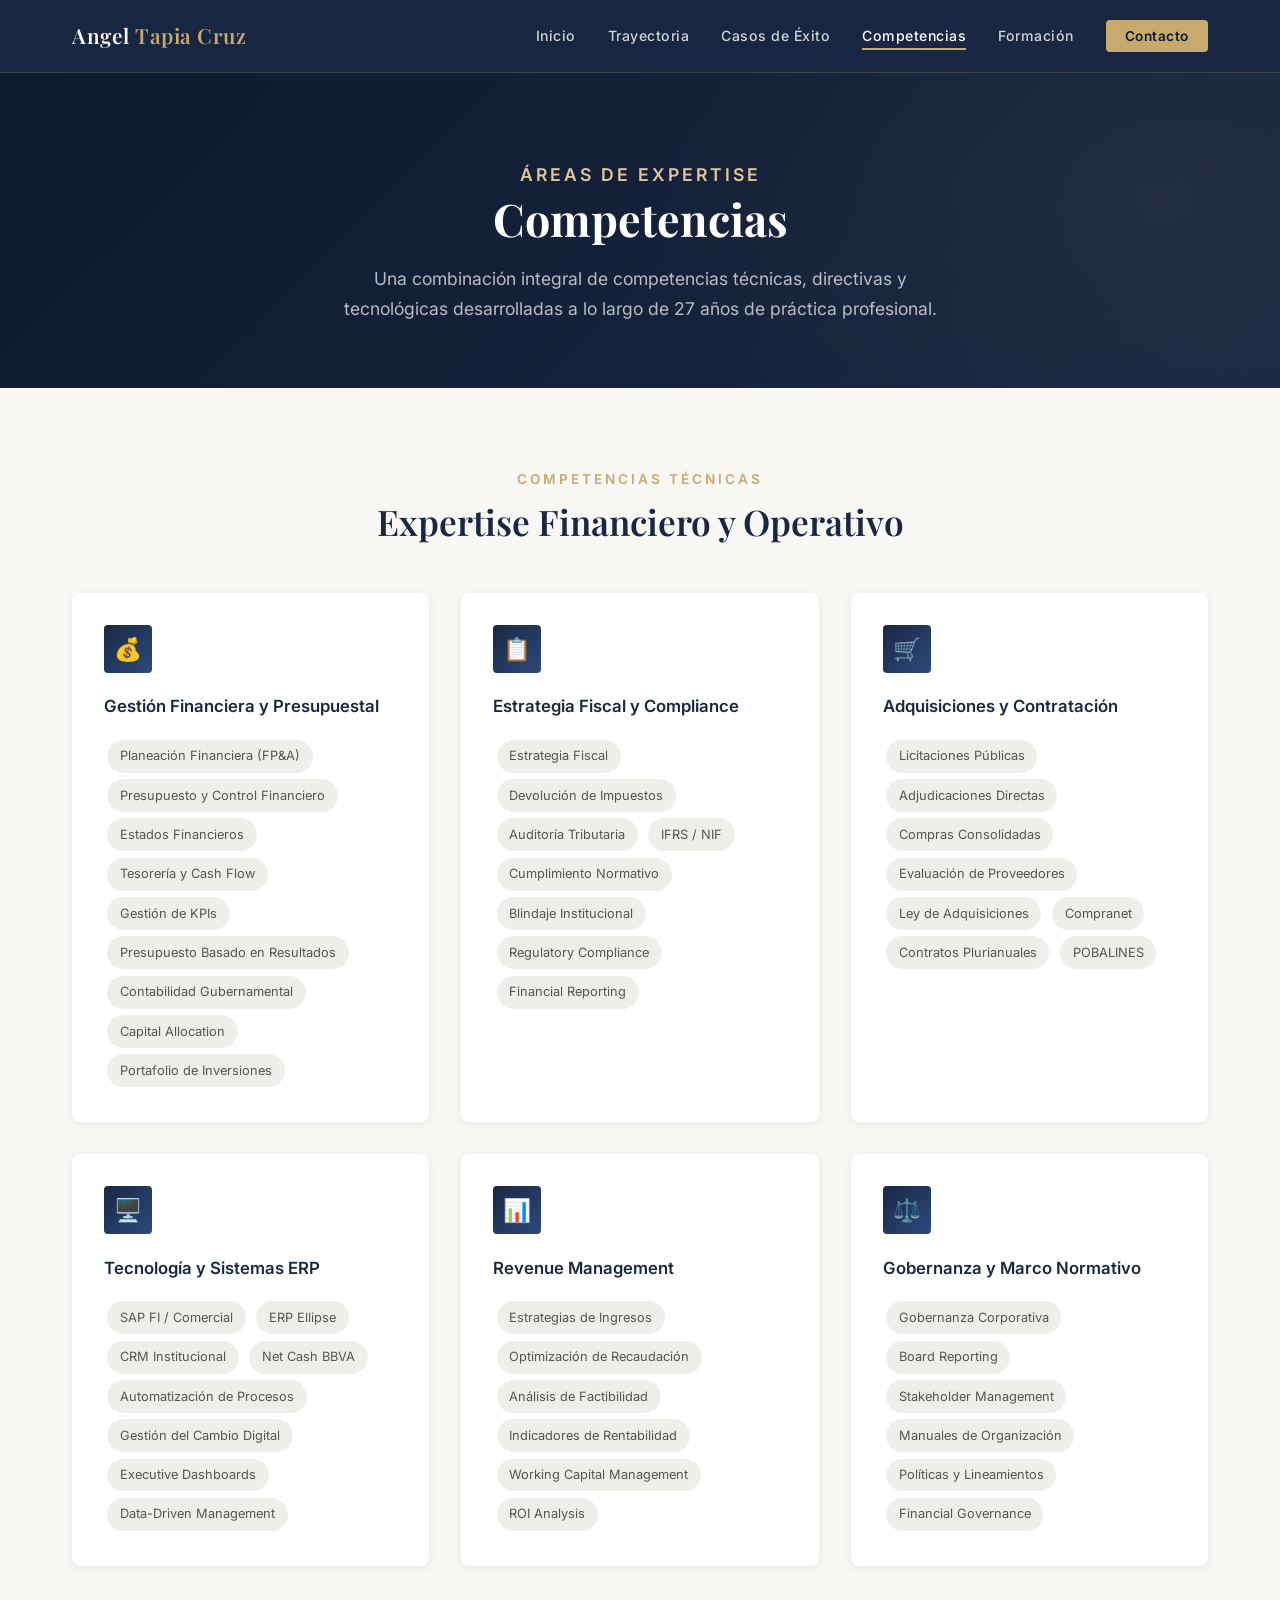
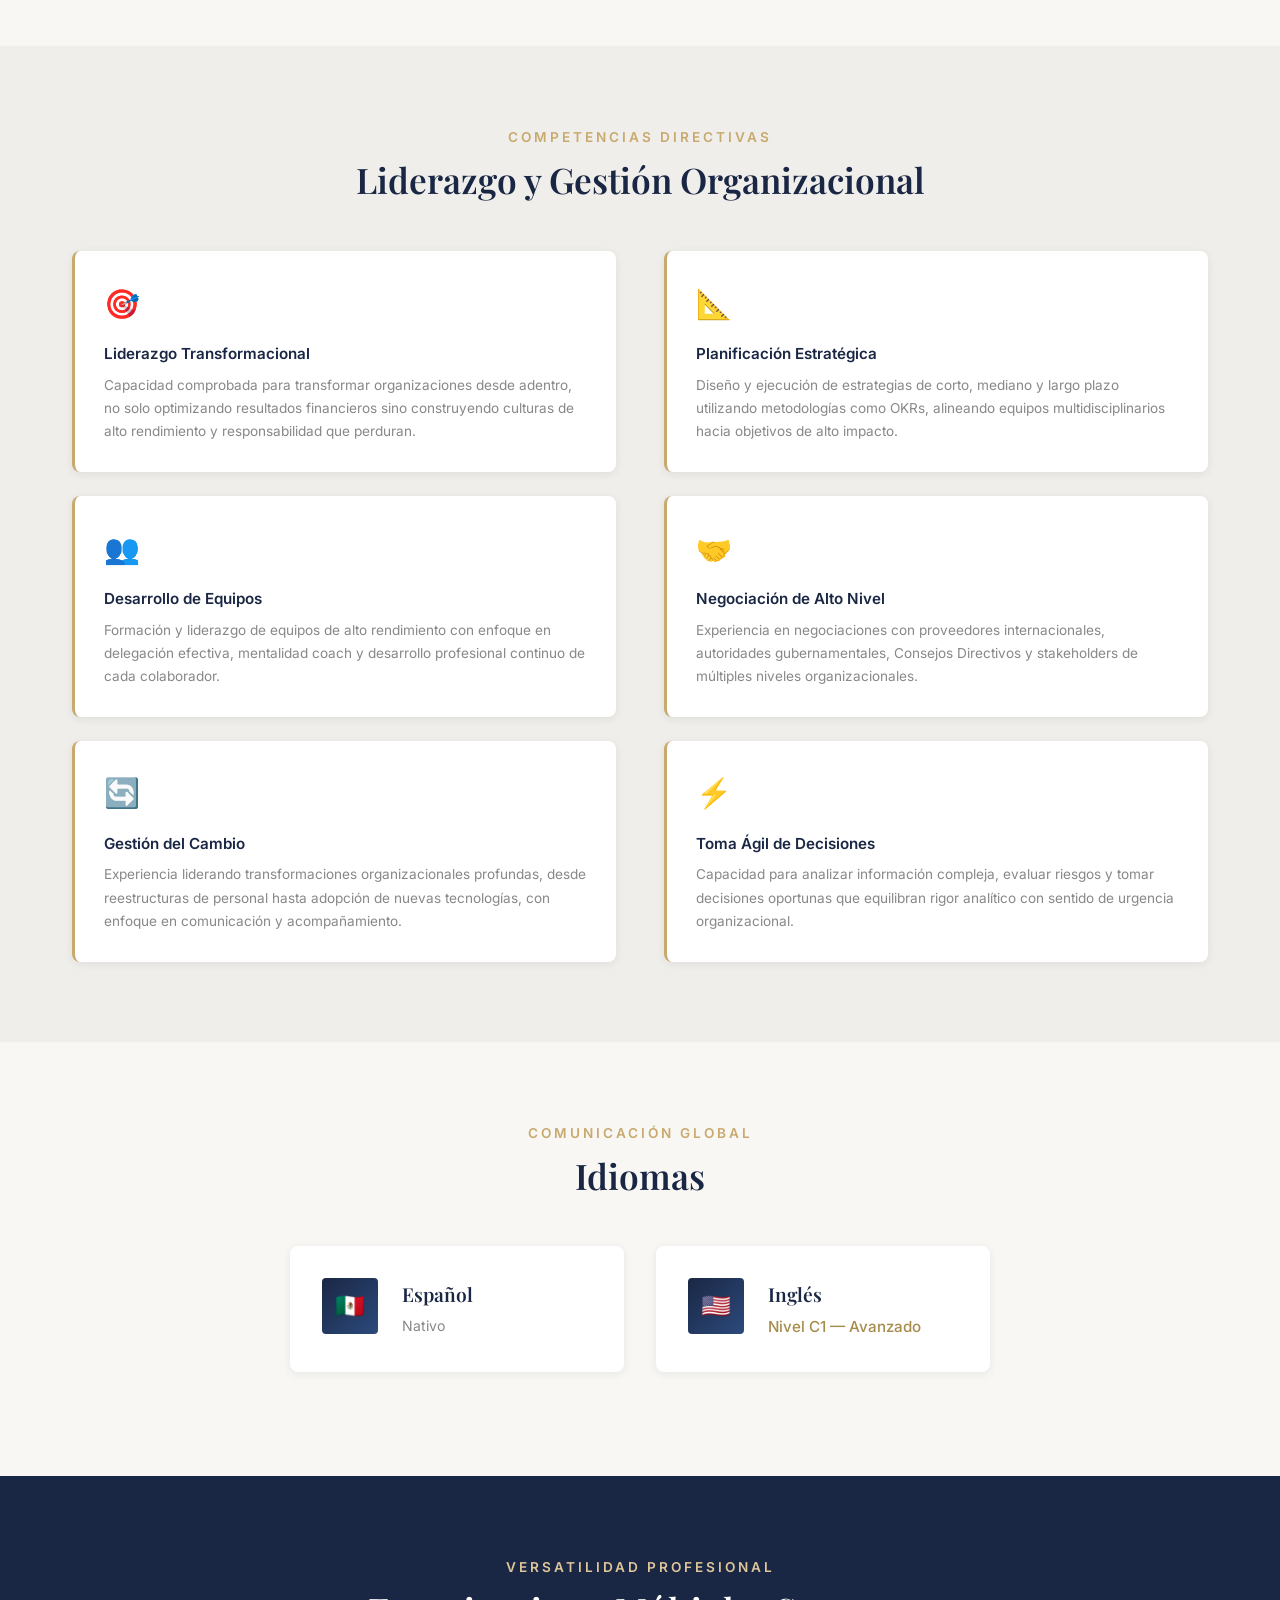
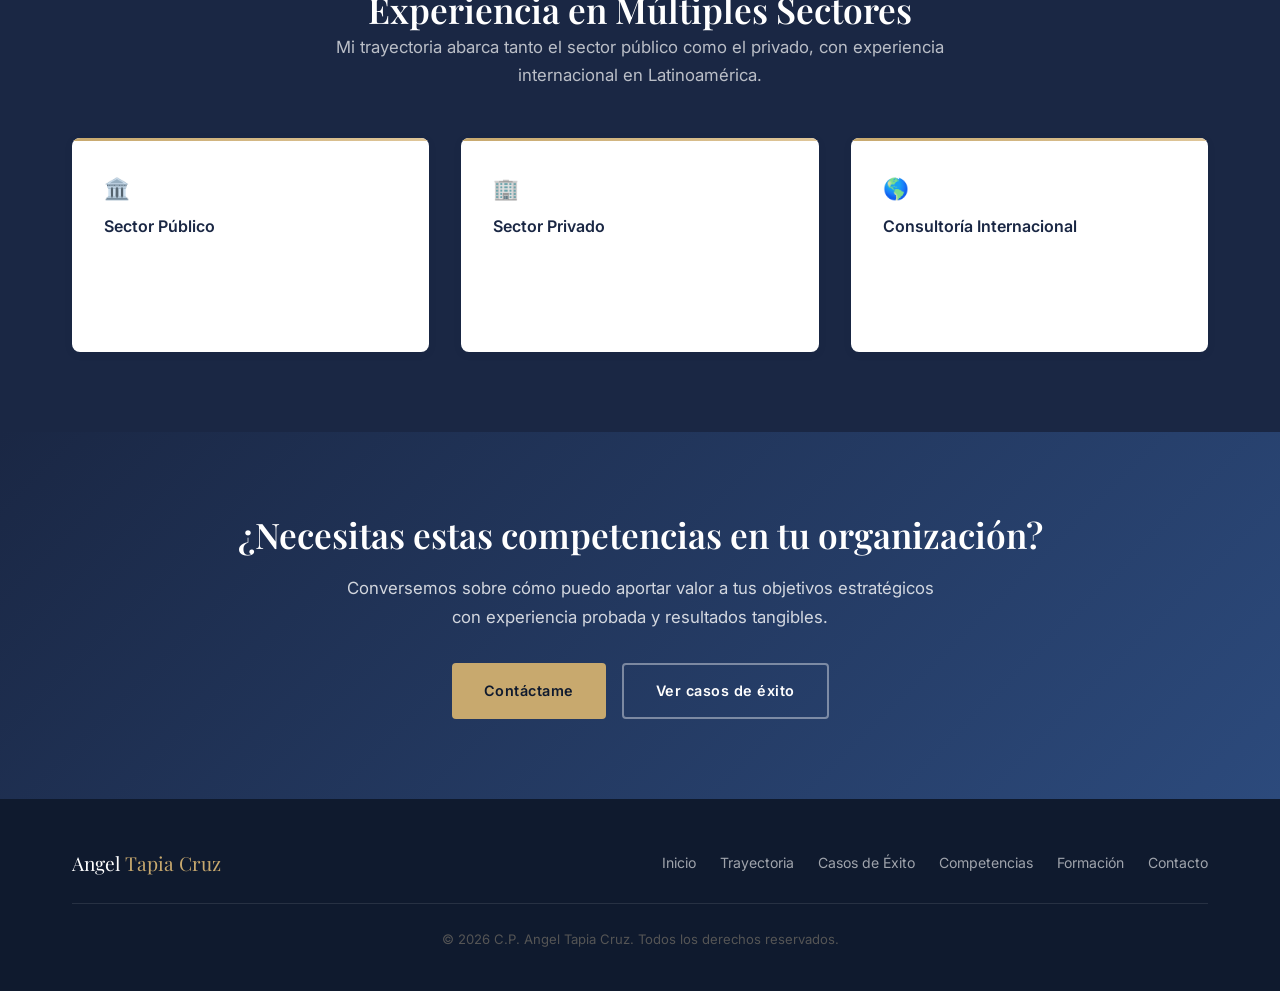
<file: competencias.html>
<!DOCTYPE html>
<html lang="es">
<head>
  <meta charset="UTF-8">
  <meta name="viewport" content="width=device-width, initial-scale=1.0">
  <meta name="description" content="Competencias técnicas y directivas de C.P. Angel Tapia Cruz — CFO especializado en transformación financiera y liderazgo organizacional.">
  <title>Competencias | C.P. Angel Tapia Cruz</title>
  <link rel="stylesheet" href="css/styles.css">
  <link rel="icon" type="image/svg+xml" href="data:image/svg+xml,<svg xmlns='http://www.w3.org/2000/svg' viewBox='0 0 32 32'><text y='28' font-size='28'>📊</text></svg>">
</head>
<body>

  <!-- NAVIGATION -->
  <nav class="navbar" id="navbar">
    <div class="container">
      <a href="index.html" class="navbar__logo">Angel <span>Tapia Cruz</span></a>
      <ul class="navbar__menu" id="navMenu">
        <li><a href="index.html" class="navbar__link">Inicio</a></li>
        <li><a href="trayectoria.html" class="navbar__link">Trayectoria</a></li>
        <li><a href="casos-de-exito.html" class="navbar__link">Casos de Éxito</a></li>
        <li><a href="competencias.html" class="navbar__link active">Competencias</a></li>
        <li><a href="formacion.html" class="navbar__link">Formación</a></li>
        <li><a href="contacto.html" class="navbar__link navbar__cta">Contacto</a></li>
      </ul>
      <button class="navbar__toggle" id="navToggle" aria-label="Menú">
        <span></span>
        <span></span>
        <span></span>
      </button>
    </div>
  </nav>

  <!-- PAGE HEADER -->
  <header class="page-header">
    <div class="container">
      <p class="section-subtitle">Áreas de Expertise</p>
      <h1>Competencias</h1>
      <p>
        Una combinación integral de competencias técnicas, directivas
        y tecnológicas desarrolladas a lo largo de 27 años de práctica profesional.
      </p>
    </div>
  </header>

  <!-- TECHNICAL SKILLS -->
  <section class="section">
    <div class="container">
      <div class="text-center" style="margin-bottom: 3rem;">
        <p class="section-subtitle">Competencias Técnicas</p>
        <h2 class="section-title">Expertise Financiero y Operativo</h2>
      </div>
      <div class="skills__grid">

        <div class="skill-category fade-in">
          <div class="skill-category__icon">💰</div>
          <div class="skill-category__title">Gestión Financiera y Presupuestal</div>
          <span class="skill-tag">Planeación Financiera (FP&A)</span>
          <span class="skill-tag">Presupuesto y Control Financiero</span>
          <span class="skill-tag">Estados Financieros</span>
          <span class="skill-tag">Tesorería y Cash Flow</span>
          <span class="skill-tag">Gestión de KPIs</span>
          <span class="skill-tag">Presupuesto Basado en Resultados</span>
          <span class="skill-tag">Contabilidad Gubernamental</span>
          <span class="skill-tag">Capital Allocation</span>
          <span class="skill-tag">Portafolio de Inversiones</span>
        </div>

        <div class="skill-category fade-in">
          <div class="skill-category__icon">📋</div>
          <div class="skill-category__title">Estrategia Fiscal y Compliance</div>
          <span class="skill-tag">Estrategia Fiscal</span>
          <span class="skill-tag">Devolución de Impuestos</span>
          <span class="skill-tag">Auditoría Tributaria</span>
          <span class="skill-tag">IFRS / NIF</span>
          <span class="skill-tag">Cumplimiento Normativo</span>
          <span class="skill-tag">Blindaje Institucional</span>
          <span class="skill-tag">Regulatory Compliance</span>
          <span class="skill-tag">Financial Reporting</span>
        </div>

        <div class="skill-category fade-in">
          <div class="skill-category__icon">🛒</div>
          <div class="skill-category__title">Adquisiciones y Contratación</div>
          <span class="skill-tag">Licitaciones Públicas</span>
          <span class="skill-tag">Adjudicaciones Directas</span>
          <span class="skill-tag">Compras Consolidadas</span>
          <span class="skill-tag">Evaluación de Proveedores</span>
          <span class="skill-tag">Ley de Adquisiciones</span>
          <span class="skill-tag">Compranet</span>
          <span class="skill-tag">Contratos Plurianuales</span>
          <span class="skill-tag">POBALINES</span>
        </div>

        <div class="skill-category fade-in">
          <div class="skill-category__icon">🖥️</div>
          <div class="skill-category__title">Tecnología y Sistemas ERP</div>
          <span class="skill-tag">SAP FI / Comercial</span>
          <span class="skill-tag">ERP Ellipse</span>
          <span class="skill-tag">CRM Institucional</span>
          <span class="skill-tag">Net Cash BBVA</span>
          <span class="skill-tag">Automatización de Procesos</span>
          <span class="skill-tag">Gestión del Cambio Digital</span>
          <span class="skill-tag">Executive Dashboards</span>
          <span class="skill-tag">Data-Driven Management</span>
        </div>

        <div class="skill-category fade-in">
          <div class="skill-category__icon">📊</div>
          <div class="skill-category__title">Revenue Management</div>
          <span class="skill-tag">Estrategias de Ingresos</span>
          <span class="skill-tag">Optimización de Recaudación</span>
          <span class="skill-tag">Análisis de Factibilidad</span>
          <span class="skill-tag">Indicadores de Rentabilidad</span>
          <span class="skill-tag">Working Capital Management</span>
          <span class="skill-tag">ROI Analysis</span>
        </div>

        <div class="skill-category fade-in">
          <div class="skill-category__icon">⚖️</div>
          <div class="skill-category__title">Gobernanza y Marco Normativo</div>
          <span class="skill-tag">Gobernanza Corporativa</span>
          <span class="skill-tag">Board Reporting</span>
          <span class="skill-tag">Stakeholder Management</span>
          <span class="skill-tag">Manuales de Organización</span>
          <span class="skill-tag">Políticas y Lineamientos</span>
          <span class="skill-tag">Financial Governance</span>
        </div>

      </div>
    </div>
  </section>

  <!-- LEADERSHIP SKILLS -->
  <section class="section section--alt">
    <div class="container">
      <div class="text-center" style="margin-bottom: 3rem;">
        <p class="section-subtitle">Competencias Directivas</p>
        <h2 class="section-title">Liderazgo y Gestión Organizacional</h2>
      </div>
      <div class="about-preview" style="gap: 3rem;">
        <div class="fade-in-left">
          <div class="highlight-card" style="margin-bottom: 1.5rem;">
            <div class="highlight-card__icon">🎯</div>
            <div class="highlight-card__title">Liderazgo Transformacional</div>
            <p class="highlight-card__desc">
              Capacidad comprobada para transformar organizaciones desde adentro,
              no solo optimizando resultados financieros sino construyendo culturas
              de alto rendimiento y responsabilidad que perduran.
            </p>
          </div>
          <div class="highlight-card" style="margin-bottom: 1.5rem;">
            <div class="highlight-card__icon">👥</div>
            <div class="highlight-card__title">Desarrollo de Equipos</div>
            <p class="highlight-card__desc">
              Formación y liderazgo de equipos de alto rendimiento con enfoque
              en delegación efectiva, mentalidad coach y desarrollo profesional
              continuo de cada colaborador.
            </p>
          </div>
          <div class="highlight-card">
            <div class="highlight-card__icon">🔄</div>
            <div class="highlight-card__title">Gestión del Cambio</div>
            <p class="highlight-card__desc">
              Experiencia liderando transformaciones organizacionales profundas,
              desde reestructuras de personal hasta adopción de nuevas tecnologías,
              con enfoque en comunicación y acompañamiento.
            </p>
          </div>
        </div>
        <div class="fade-in-right">
          <div class="highlight-card" style="margin-bottom: 1.5rem;">
            <div class="highlight-card__icon">📐</div>
            <div class="highlight-card__title">Planificación Estratégica</div>
            <p class="highlight-card__desc">
              Diseño y ejecución de estrategias de corto, mediano y largo plazo
              utilizando metodologías como OKRs, alineando equipos multidisciplinarios
              hacia objetivos de alto impacto.
            </p>
          </div>
          <div class="highlight-card" style="margin-bottom: 1.5rem;">
            <div class="highlight-card__icon">🤝</div>
            <div class="highlight-card__title">Negociación de Alto Nivel</div>
            <p class="highlight-card__desc">
              Experiencia en negociaciones con proveedores internacionales,
              autoridades gubernamentales, Consejos Directivos y stakeholders
              de múltiples niveles organizacionales.
            </p>
          </div>
          <div class="highlight-card">
            <div class="highlight-card__icon">⚡</div>
            <div class="highlight-card__title">Toma Ágil de Decisiones</div>
            <p class="highlight-card__desc">
              Capacidad para analizar información compleja, evaluar riesgos
              y tomar decisiones oportunas que equilibran rigor analítico
              con sentido de urgencia organizacional.
            </p>
          </div>
        </div>
      </div>
    </div>
  </section>

  <!-- LANGUAGES -->
  <section class="section">
    <div class="container">
      <div class="text-center" style="margin-bottom: 3rem;">
        <p class="section-subtitle">Comunicación Global</p>
        <h2 class="section-title">Idiomas</h2>
      </div>
      <div style="display: grid; grid-template-columns: repeat(auto-fit, minmax(300px, 1fr)); gap: 2rem; max-width: 700px; margin: 0 auto;">
        <div class="education-card fade-in">
          <div class="education-card__icon">🇲🇽</div>
          <div>
            <div class="education-card__degree">Español</div>
            <p class="education-card__detail">Nativo</p>
          </div>
        </div>
        <div class="education-card fade-in">
          <div class="education-card__icon">🇺🇸</div>
          <div>
            <div class="education-card__degree">Inglés</div>
            <p class="education-card__school" style="margin-bottom: 0;">Nivel C1 — Avanzado</p>
          </div>
        </div>
      </div>
    </div>
  </section>

  <!-- SECTOR EXPERIENCE -->
  <section class="section section--dark">
    <div class="container text-center">
      <p class="section-subtitle">Versatilidad Profesional</p>
      <h2>Experiencia en Múltiples Sectores</h2>
      <p class="section-description" style="color: rgba(255,255,255,0.7);">
        Mi trayectoria abarca tanto el sector público como el privado,
        con experiencia internacional en Latinoamérica.
      </p>
      <div class="achievements__grid" style="text-align: left; margin-top: 2rem;">
        <div class="achievement-card fade-in">
          <div class="achievement-card__metric" style="font-size: 1.3rem;">🏛️</div>
          <div class="achievement-card__title">Sector Público</div>
          <p class="achievement-card__desc">
            Gobierno municipal, organismos descentralizados, institutos de salud
            e instituciones de seguridad social.
          </p>
        </div>
        <div class="achievement-card fade-in">
          <div class="achievement-card__metric" style="font-size: 1.3rem;">🏢</div>
          <div class="achievement-card__title">Sector Privado</div>
          <p class="achievement-card__desc">
            Corporativos multinacionales (FEMSA), empresas con reporteo internacional
            (Francia, EE.UU.) y manufactura.
          </p>
        </div>
        <div class="achievement-card fade-in">
          <div class="achievement-card__metric" style="font-size: 1.3rem;">🌎</div>
          <div class="achievement-card__title">Consultoría Internacional</div>
          <p class="achievement-card__desc">
            Implementación de ERP en Perú, Chile y México con
            adaptación a regulaciones locales de cada país.
          </p>
        </div>
      </div>
    </div>
  </section>

  <!-- CTA -->
  <section class="cta-section">
    <div class="container">
      <h2>¿Necesitas estas competencias en tu organización?</h2>
      <p>
        Conversemos sobre cómo puedo aportar valor a tus objetivos
        estratégicos con experiencia probada y resultados tangibles.
      </p>
      <div style="display: flex; gap: 1rem; justify-content: center; flex-wrap: wrap;">
        <a href="contacto.html" class="btn btn--primary">Contáctame</a>
        <a href="casos-de-exito.html" class="btn btn--outline">Ver casos de éxito</a>
      </div>
    </div>
  </section>

  <!-- FOOTER -->
  <footer class="footer">
    <div class="container">
      <div class="footer__content">
        <div class="footer__logo">Angel <span>Tapia Cruz</span></div>
        <div class="footer__links">
          <a href="index.html">Inicio</a>
          <a href="trayectoria.html">Trayectoria</a>
          <a href="casos-de-exito.html">Casos de Éxito</a>
          <a href="competencias.html">Competencias</a>
          <a href="formacion.html">Formación</a>
          <a href="contacto.html">Contacto</a>
        </div>
      </div>
      <div class="footer__bottom">
        <p>&copy; 2026 C.P. Angel Tapia Cruz. Todos los derechos reservados.</p>
      </div>
    </div>
  </footer>

  <script src="js/main.js"></script>
</body>
</html>
</file>
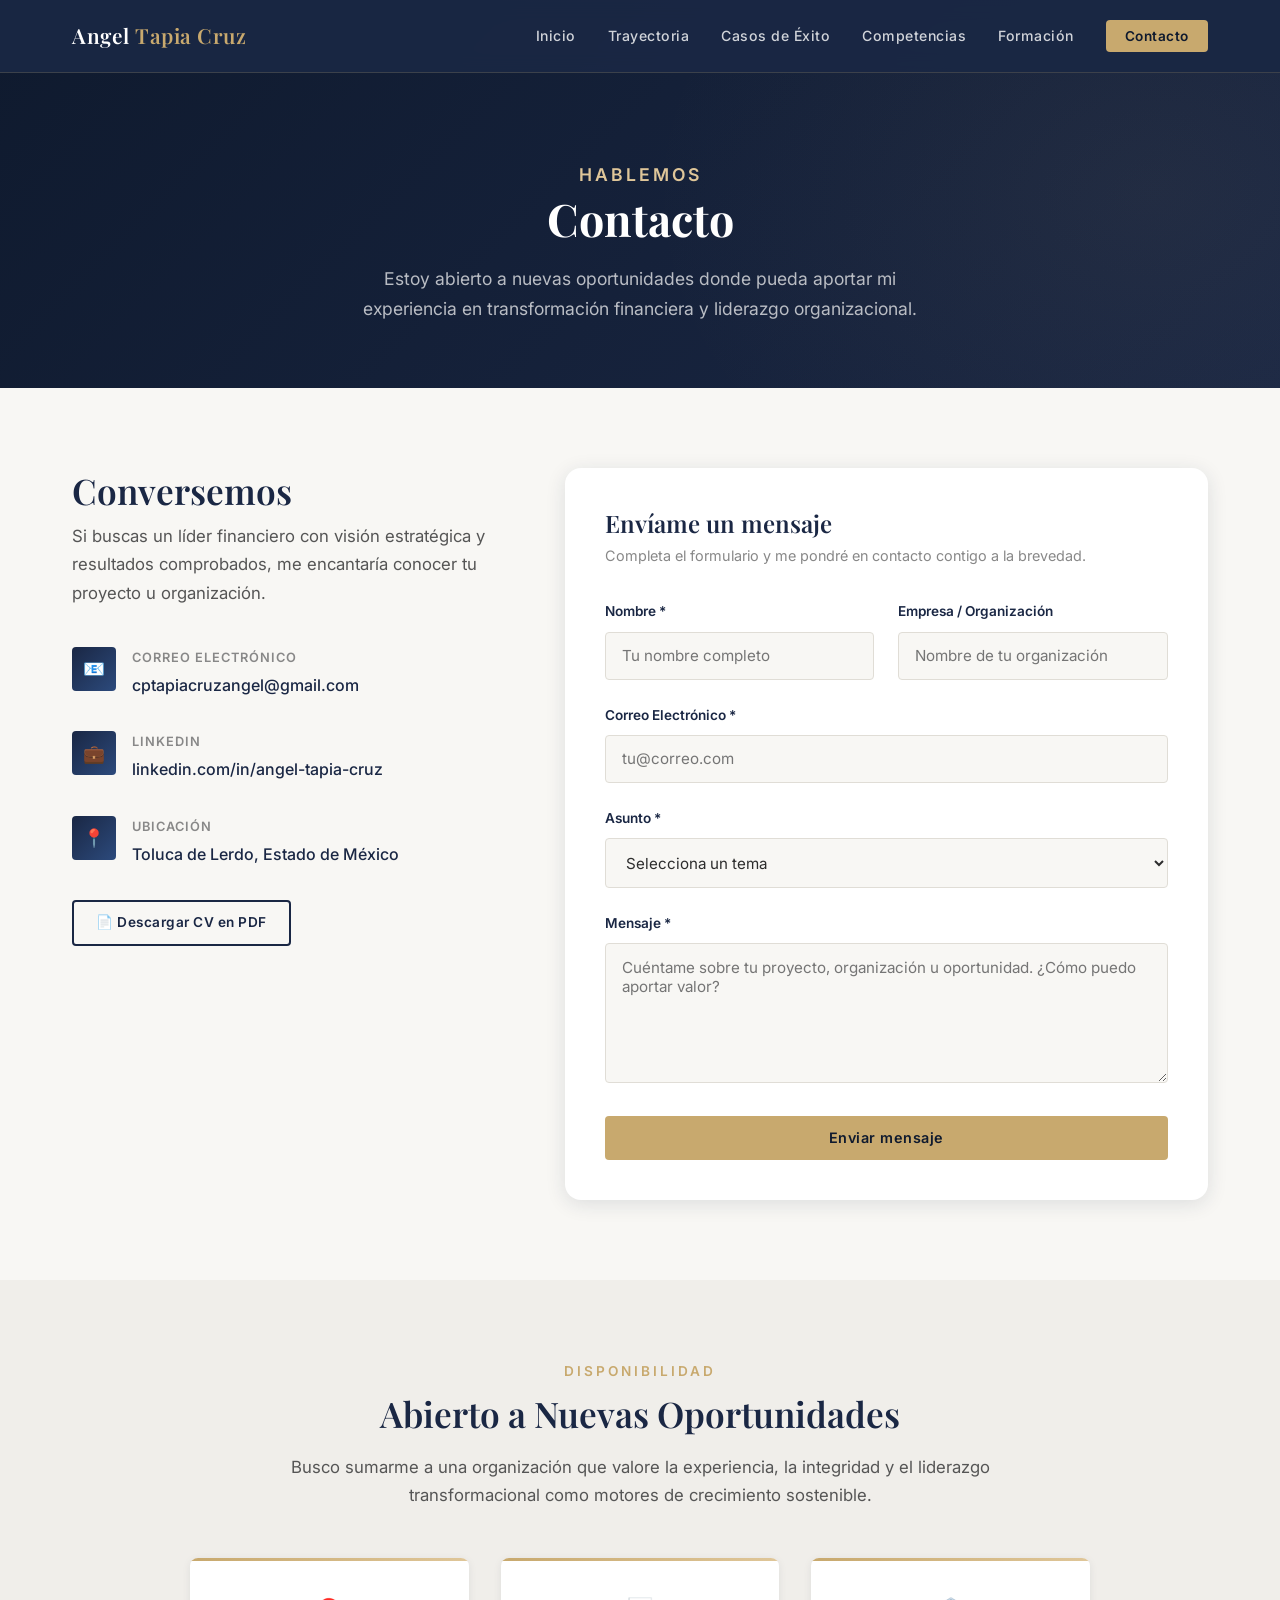
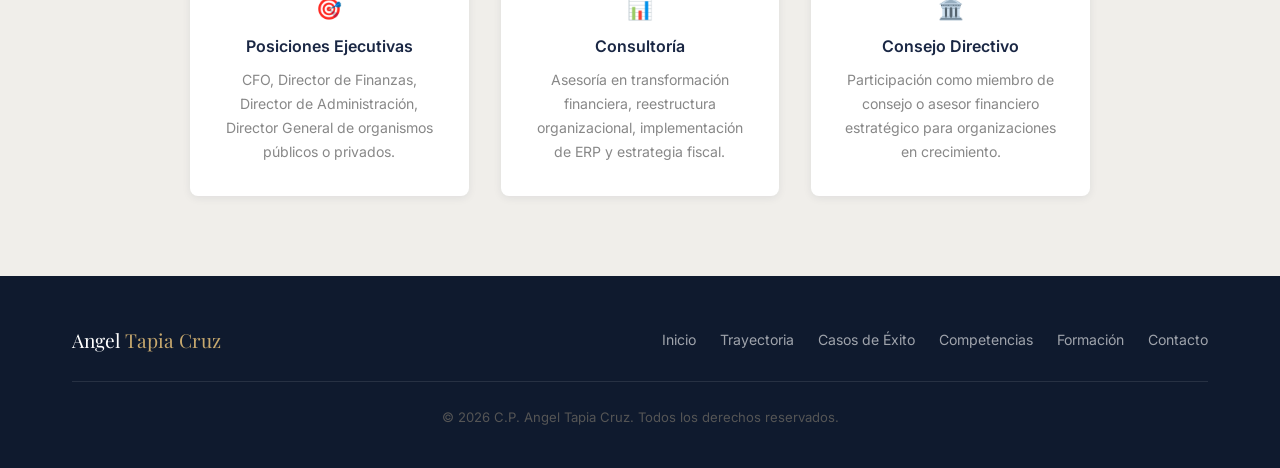
<file: contacto.html>
<!DOCTYPE html>
<html lang="es">
<head>
  <meta charset="UTF-8">
  <meta name="viewport" content="width=device-width, initial-scale=1.0">
  <meta name="description" content="Contacta a C.P. Angel Tapia Cruz — CFO y Director de Administración y Finanzas disponible para nuevas oportunidades.">
  <title>Contacto | C.P. Angel Tapia Cruz</title>
  <link rel="stylesheet" href="css/styles.css">
  <link rel="icon" type="image/svg+xml" href="data:image/svg+xml,<svg xmlns='http://www.w3.org/2000/svg' viewBox='0 0 32 32'><text y='28' font-size='28'>📊</text></svg>">
</head>
<body>

  <!-- NAVIGATION -->
  <nav class="navbar" id="navbar">
    <div class="container">
      <a href="index.html" class="navbar__logo">Angel <span>Tapia Cruz</span></a>
      <ul class="navbar__menu" id="navMenu">
        <li><a href="index.html" class="navbar__link">Inicio</a></li>
        <li><a href="trayectoria.html" class="navbar__link">Trayectoria</a></li>
        <li><a href="casos-de-exito.html" class="navbar__link">Casos de Éxito</a></li>
        <li><a href="competencias.html" class="navbar__link">Competencias</a></li>
        <li><a href="formacion.html" class="navbar__link">Formación</a></li>
        <li><a href="contacto.html" class="navbar__link navbar__cta active">Contacto</a></li>
      </ul>
      <button class="navbar__toggle" id="navToggle" aria-label="Menú">
        <span></span>
        <span></span>
        <span></span>
      </button>
    </div>
  </nav>

  <!-- PAGE HEADER -->
  <header class="page-header">
    <div class="container">
      <p class="section-subtitle">Hablemos</p>
      <h1>Contacto</h1>
      <p>
        Estoy abierto a nuevas oportunidades donde pueda aportar mi experiencia
        en transformación financiera y liderazgo organizacional.
      </p>
    </div>
  </header>

  <!-- CONTACT SECTION -->
  <section class="section">
    <div class="container">
      <div class="contact-grid">

        <!-- Contact Info -->
        <div class="fade-in-left">
          <h2 style="margin-bottom: 0.5rem;">Conversemos</h2>
          <p style="margin-bottom: 2.5rem; font-size: 1.05rem;">
            Si buscas un líder financiero con visión estratégica y resultados
            comprobados, me encantaría conocer tu proyecto u organización.
          </p>

          <div class="contact-info__item">
            <div class="contact-info__icon">📧</div>
            <div>
              <div class="contact-info__label">Correo Electrónico</div>
              <p class="contact-info__value">
                <a href="mailto:cptapiacruzangel@gmail.com">cptapiacruzangel@gmail.com</a>
              </p>
            </div>
          </div>

          <div class="contact-info__item">
            <div class="contact-info__icon">💼</div>
            <div>
              <div class="contact-info__label">LinkedIn</div>
              <p class="contact-info__value">
                <a href="https://www.linkedin.com/in/angel-tapia-cruz" target="_blank" rel="noopener">
                  linkedin.com/in/angel-tapia-cruz
                </a>
              </p>
            </div>
          </div>

          <div class="contact-info__item">
            <div class="contact-info__icon">📍</div>
            <div>
              <div class="contact-info__label">Ubicación</div>
              <p class="contact-info__value">Toluca de Lerdo, Estado de México</p>
            </div>
          </div>

          <div style="margin-top: 1rem;">
            <a href="assets/Angel-Tapia-Cruz-CV.pdf" class="btn btn--outline-dark btn--sm" target="_blank">
              📄 Descargar CV en PDF
            </a>
          </div>
        </div>

        <!-- Contact Form -->
        <div class="fade-in-right">
          <form class="contact-form" action="https://formspree.io/f/mbdqjgpb" method="POST">
            <h3 style="margin-bottom: 0.3rem;">Envíame un mensaje</h3>
            <p style="font-size: 0.9rem; margin-bottom: 2rem; color: var(--text-light);">
              Completa el formulario y me pondré en contacto contigo a la brevedad.
            </p>

            <div class="form-row">
              <div class="form-group">
                <label for="nombre">Nombre *</label>
                <input type="text" id="nombre" name="nombre" placeholder="Tu nombre completo" required>
              </div>
              <div class="form-group">
                <label for="empresa">Empresa / Organización</label>
                <input type="text" id="empresa" name="empresa" placeholder="Nombre de tu organización">
              </div>
            </div>

            <div class="form-group">
              <label for="email">Correo Electrónico *</label>
              <input type="email" id="email" name="email" placeholder="tu@correo.com" required>
            </div>

            <div class="form-group">
              <label for="asunto">Asunto *</label>
              <select id="asunto" name="asunto" required>
                <option value="" disabled selected>Selecciona un tema</option>
                <option value="Oportunidad Laboral">Oportunidad Laboral</option>
                <option value="Consultoría">Consultoría Financiera</option>
                <option value="Colaboración">Propuesta de Colaboración</option>
                <option value="Networking">Networking Profesional</option>
                <option value="Otro">Otro</option>
              </select>
            </div>

            <div class="form-group">
              <label for="mensaje">Mensaje *</label>
              <textarea id="mensaje" name="mensaje" placeholder="Cuéntame sobre tu proyecto, organización u oportunidad. ¿Cómo puedo aportar valor?" required></textarea>
            </div>

            <input type="text" name="_gotcha" style="display:none">

            <button type="submit" class="btn btn--primary" style="width: 100%; justify-content: center;">
              Enviar mensaje
            </button>
          </form>
        </div>

      </div>
    </div>
  </section>

  <!-- AVAILABILITY -->
  <section class="section section--alt">
    <div class="container text-center">
      <p class="section-subtitle">Disponibilidad</p>
      <h2 class="section-title">Abierto a Nuevas Oportunidades</h2>
      <p class="section-description">
        Busco sumarme a una organización que valore la experiencia, la integridad
        y el liderazgo transformacional como motores de crecimiento sostenible.
      </p>
      <div class="achievements__grid" style="max-width: 900px; margin: 0 auto;">
        <div class="achievement-card fade-in">
          <div class="achievement-card__metric" style="font-size: 1.3rem;">🎯</div>
          <div class="achievement-card__title">Posiciones Ejecutivas</div>
          <p class="achievement-card__desc">
            CFO, Director de Finanzas, Director de Administración,
            Director General de organismos públicos o privados.
          </p>
        </div>
        <div class="achievement-card fade-in">
          <div class="achievement-card__metric" style="font-size: 1.3rem;">📊</div>
          <div class="achievement-card__title">Consultoría</div>
          <p class="achievement-card__desc">
            Asesoría en transformación financiera, reestructura organizacional,
            implementación de ERP y estrategia fiscal.
          </p>
        </div>
        <div class="achievement-card fade-in">
          <div class="achievement-card__metric" style="font-size: 1.3rem;">🏛️</div>
          <div class="achievement-card__title">Consejo Directivo</div>
          <p class="achievement-card__desc">
            Participación como miembro de consejo o asesor financiero
            estratégico para organizaciones en crecimiento.
          </p>
        </div>
      </div>
    </div>
  </section>

  <!-- FOOTER -->
  <footer class="footer">
    <div class="container">
      <div class="footer__content">
        <div class="footer__logo">Angel <span>Tapia Cruz</span></div>
        <div class="footer__links">
          <a href="index.html">Inicio</a>
          <a href="trayectoria.html">Trayectoria</a>
          <a href="casos-de-exito.html">Casos de Éxito</a>
          <a href="competencias.html">Competencias</a>
          <a href="formacion.html">Formación</a>
          <a href="contacto.html">Contacto</a>
        </div>
      </div>
      <div class="footer__bottom">
        <p>&copy; 2026 C.P. Angel Tapia Cruz. Todos los derechos reservados.</p>
      </div>
    </div>
  </footer>

  <script src="js/main.js"></script>
</body>
</html>
</file>
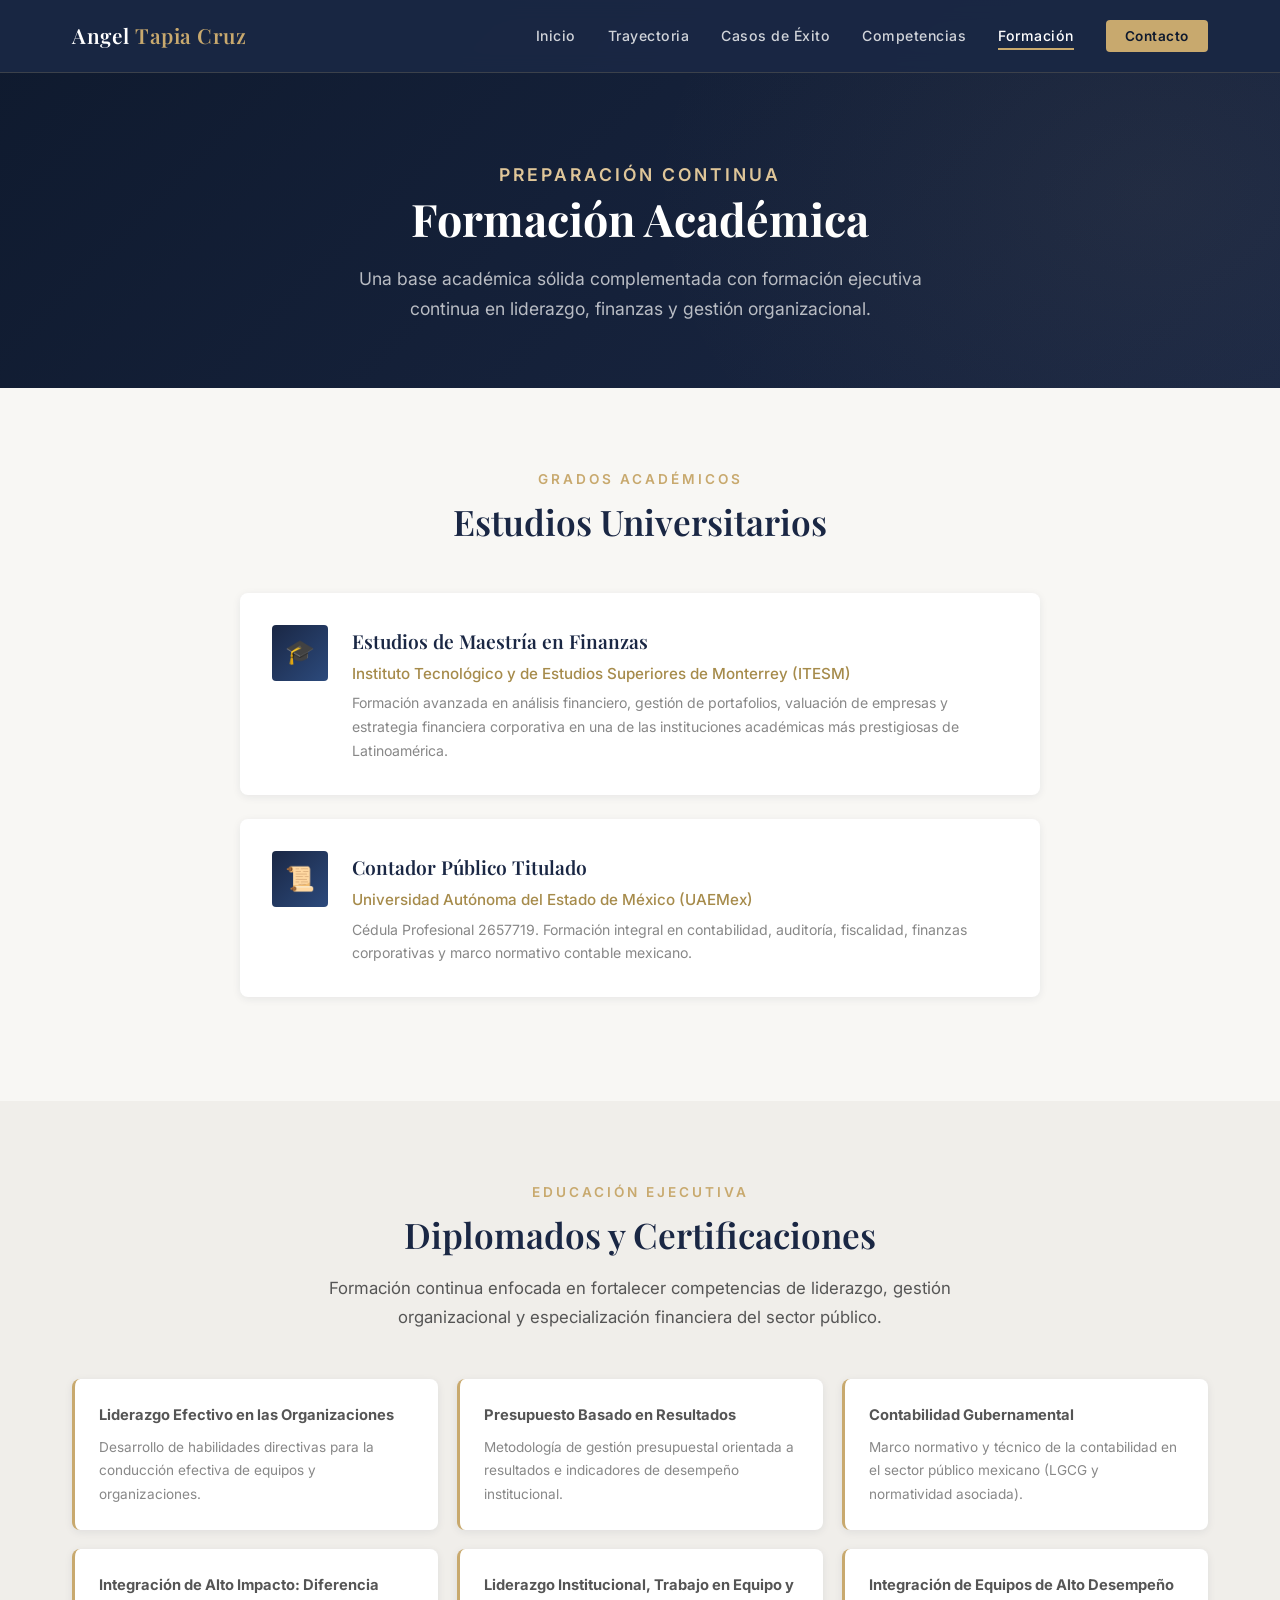
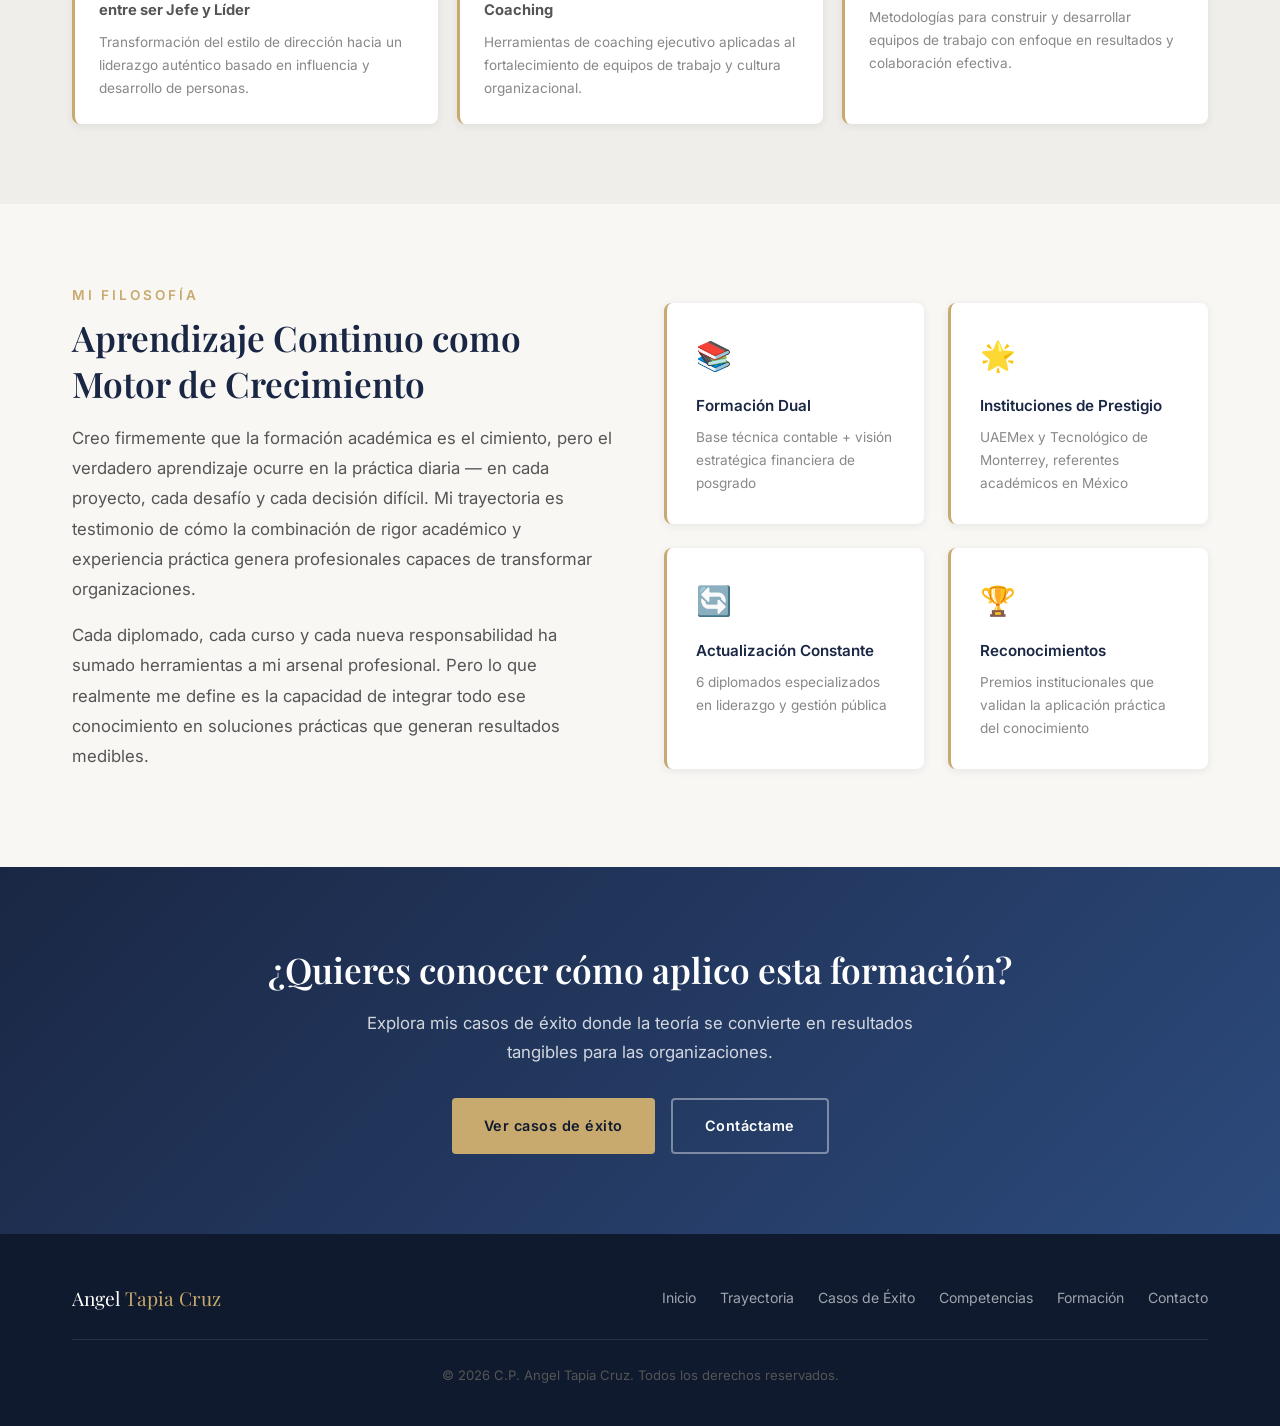
<file: formacion.html>
<!DOCTYPE html>
<html lang="es">
<head>
  <meta charset="UTF-8">
  <meta name="viewport" content="width=device-width, initial-scale=1.0">
  <meta name="description" content="Formación académica y profesional de C.P. Angel Tapia Cruz — Contador Público (UAEMex), Maestría en Finanzas (ITESM) y diplomados especializados.">
  <title>Formación Académica | C.P. Angel Tapia Cruz</title>
  <link rel="stylesheet" href="css/styles.css">
  <link rel="icon" type="image/svg+xml" href="data:image/svg+xml,<svg xmlns='http://www.w3.org/2000/svg' viewBox='0 0 32 32'><text y='28' font-size='28'>📊</text></svg>">
</head>
<body>

  <!-- NAVIGATION -->
  <nav class="navbar" id="navbar">
    <div class="container">
      <a href="index.html" class="navbar__logo">Angel <span>Tapia Cruz</span></a>
      <ul class="navbar__menu" id="navMenu">
        <li><a href="index.html" class="navbar__link">Inicio</a></li>
        <li><a href="trayectoria.html" class="navbar__link">Trayectoria</a></li>
        <li><a href="casos-de-exito.html" class="navbar__link">Casos de Éxito</a></li>
        <li><a href="competencias.html" class="navbar__link">Competencias</a></li>
        <li><a href="formacion.html" class="navbar__link active">Formación</a></li>
        <li><a href="contacto.html" class="navbar__link navbar__cta">Contacto</a></li>
      </ul>
      <button class="navbar__toggle" id="navToggle" aria-label="Menú">
        <span></span>
        <span></span>
        <span></span>
      </button>
    </div>
  </nav>

  <!-- PAGE HEADER -->
  <header class="page-header">
    <div class="container">
      <p class="section-subtitle">Preparación Continua</p>
      <h1>Formación Académica</h1>
      <p>
        Una base académica sólida complementada con formación ejecutiva
        continua en liderazgo, finanzas y gestión organizacional.
      </p>
    </div>
  </header>

  <!-- ACADEMIC DEGREES -->
  <section class="section">
    <div class="container">
      <div class="text-center" style="margin-bottom: 3rem;">
        <p class="section-subtitle">Grados Académicos</p>
        <h2 class="section-title">Estudios Universitarios</h2>
      </div>

      <div style="max-width: 800px; margin: 0 auto;">
        <div class="education-card fade-in">
          <div class="education-card__icon">🎓</div>
          <div>
            <div class="education-card__degree">Estudios de Maestría en Finanzas</div>
            <div class="education-card__school">Instituto Tecnológico y de Estudios Superiores de Monterrey (ITESM)</div>
            <p class="education-card__detail">
              Formación avanzada en análisis financiero, gestión de portafolios, valuación
              de empresas y estrategia financiera corporativa en una de las instituciones
              académicas más prestigiosas de Latinoamérica.
            </p>
          </div>
        </div>

        <div class="education-card fade-in">
          <div class="education-card__icon">📜</div>
          <div>
            <div class="education-card__degree">Contador Público Titulado</div>
            <div class="education-card__school">Universidad Autónoma del Estado de México (UAEMex)</div>
            <p class="education-card__detail">
              Cédula Profesional 2657719. Formación integral en contabilidad, auditoría, fiscalidad,
              finanzas corporativas y marco normativo contable mexicano.
            </p>
          </div>
        </div>
      </div>
    </div>
  </section>

  <!-- DIPLOMAS -->
  <section class="section section--alt">
    <div class="container">
      <div class="text-center" style="margin-bottom: 3rem;">
        <p class="section-subtitle">Educación Ejecutiva</p>
        <h2 class="section-title">Diplomados y Certificaciones</h2>
        <p class="section-description">
          Formación continua enfocada en fortalecer competencias de liderazgo,
          gestión organizacional y especialización financiera del sector público.
        </p>
      </div>

      <div class="diploma-grid">
        <div class="diploma-item fade-in">
          <strong>Liderazgo Efectivo en las Organizaciones</strong>
          <p style="margin-top: 0.5rem; font-size: 0.85rem; color: var(--text-light); margin-bottom: 0;">
            Desarrollo de habilidades directivas para la conducción
            efectiva de equipos y organizaciones.
          </p>
        </div>
        <div class="diploma-item fade-in">
          <strong>Presupuesto Basado en Resultados</strong>
          <p style="margin-top: 0.5rem; font-size: 0.85rem; color: var(--text-light); margin-bottom: 0;">
            Metodología de gestión presupuestal orientada a resultados
            e indicadores de desempeño institucional.
          </p>
        </div>
        <div class="diploma-item fade-in">
          <strong>Contabilidad Gubernamental</strong>
          <p style="margin-top: 0.5rem; font-size: 0.85rem; color: var(--text-light); margin-bottom: 0;">
            Marco normativo y técnico de la contabilidad en el
            sector público mexicano (LGCG y normatividad asociada).
          </p>
        </div>
        <div class="diploma-item fade-in">
          <strong>Integración de Alto Impacto: Diferencia entre ser Jefe y Líder</strong>
          <p style="margin-top: 0.5rem; font-size: 0.85rem; color: var(--text-light); margin-bottom: 0;">
            Transformación del estilo de dirección hacia un liderazgo
            auténtico basado en influencia y desarrollo de personas.
          </p>
        </div>
        <div class="diploma-item fade-in">
          <strong>Liderazgo Institucional, Trabajo en Equipo y Coaching</strong>
          <p style="margin-top: 0.5rem; font-size: 0.85rem; color: var(--text-light); margin-bottom: 0;">
            Herramientas de coaching ejecutivo aplicadas al fortalecimiento
            de equipos de trabajo y cultura organizacional.
          </p>
        </div>
        <div class="diploma-item fade-in">
          <strong>Integración de Equipos de Alto Desempeño</strong>
          <p style="margin-top: 0.5rem; font-size: 0.85rem; color: var(--text-light); margin-bottom: 0;">
            Metodologías para construir y desarrollar equipos de trabajo
            con enfoque en resultados y colaboración efectiva.
          </p>
        </div>
      </div>
    </div>
  </section>

  <!-- PROFESSIONAL PHILOSOPHY -->
  <section class="section">
    <div class="container">
      <div class="about-preview" style="gap: 3rem;">
        <div class="fade-in-left">
          <p class="section-subtitle">Mi Filosofía</p>
          <h2 class="section-title">Aprendizaje Continuo como Motor de Crecimiento</h2>
          <p style="font-size: 1.05rem; line-height: 1.8;">
            Creo firmemente que la formación académica es el cimiento, pero el verdadero
            aprendizaje ocurre en la práctica diaria — en cada proyecto, cada desafío y
            cada decisión difícil. Mi trayectoria es testimonio de cómo la combinación de
            rigor académico y experiencia práctica genera profesionales capaces de
            transformar organizaciones.
          </p>
          <p style="font-size: 1.05rem; line-height: 1.8;">
            Cada diplomado, cada curso y cada nueva responsabilidad ha sumado herramientas
            a mi arsenal profesional. Pero lo que realmente me define es la capacidad de
            integrar todo ese conocimiento en soluciones prácticas que generan resultados
            medibles.
          </p>
        </div>
        <div class="about-preview__highlights fade-in-right">
          <div class="highlight-card">
            <div class="highlight-card__icon">📚</div>
            <div class="highlight-card__title">Formación Dual</div>
            <p class="highlight-card__desc">
              Base técnica contable + visión estratégica financiera de posgrado
            </p>
          </div>
          <div class="highlight-card">
            <div class="highlight-card__icon">🌟</div>
            <div class="highlight-card__title">Instituciones de Prestigio</div>
            <p class="highlight-card__desc">
              UAEMex y Tecnológico de Monterrey, referentes académicos en México
            </p>
          </div>
          <div class="highlight-card">
            <div class="highlight-card__icon">🔄</div>
            <div class="highlight-card__title">Actualización Constante</div>
            <p class="highlight-card__desc">
              6 diplomados especializados en liderazgo y gestión pública
            </p>
          </div>
          <div class="highlight-card">
            <div class="highlight-card__icon">🏆</div>
            <div class="highlight-card__title">Reconocimientos</div>
            <p class="highlight-card__desc">
              Premios institucionales que validan la aplicación práctica del conocimiento
            </p>
          </div>
        </div>
      </div>
    </div>
  </section>

  <!-- CTA -->
  <section class="cta-section">
    <div class="container">
      <h2>¿Quieres conocer cómo aplico esta formación?</h2>
      <p>
        Explora mis casos de éxito donde la teoría se convierte
        en resultados tangibles para las organizaciones.
      </p>
      <div style="display: flex; gap: 1rem; justify-content: center; flex-wrap: wrap;">
        <a href="casos-de-exito.html" class="btn btn--primary">Ver casos de éxito</a>
        <a href="contacto.html" class="btn btn--outline">Contáctame</a>
      </div>
    </div>
  </section>

  <!-- FOOTER -->
  <footer class="footer">
    <div class="container">
      <div class="footer__content">
        <div class="footer__logo">Angel <span>Tapia Cruz</span></div>
        <div class="footer__links">
          <a href="index.html">Inicio</a>
          <a href="trayectoria.html">Trayectoria</a>
          <a href="casos-de-exito.html">Casos de Éxito</a>
          <a href="competencias.html">Competencias</a>
          <a href="formacion.html">Formación</a>
          <a href="contacto.html">Contacto</a>
        </div>
      </div>
      <div class="footer__bottom">
        <p>&copy; 2026 C.P. Angel Tapia Cruz. Todos los derechos reservados.</p>
      </div>
    </div>
  </footer>

  <script src="js/main.js"></script>
</body>
</html>
</file>
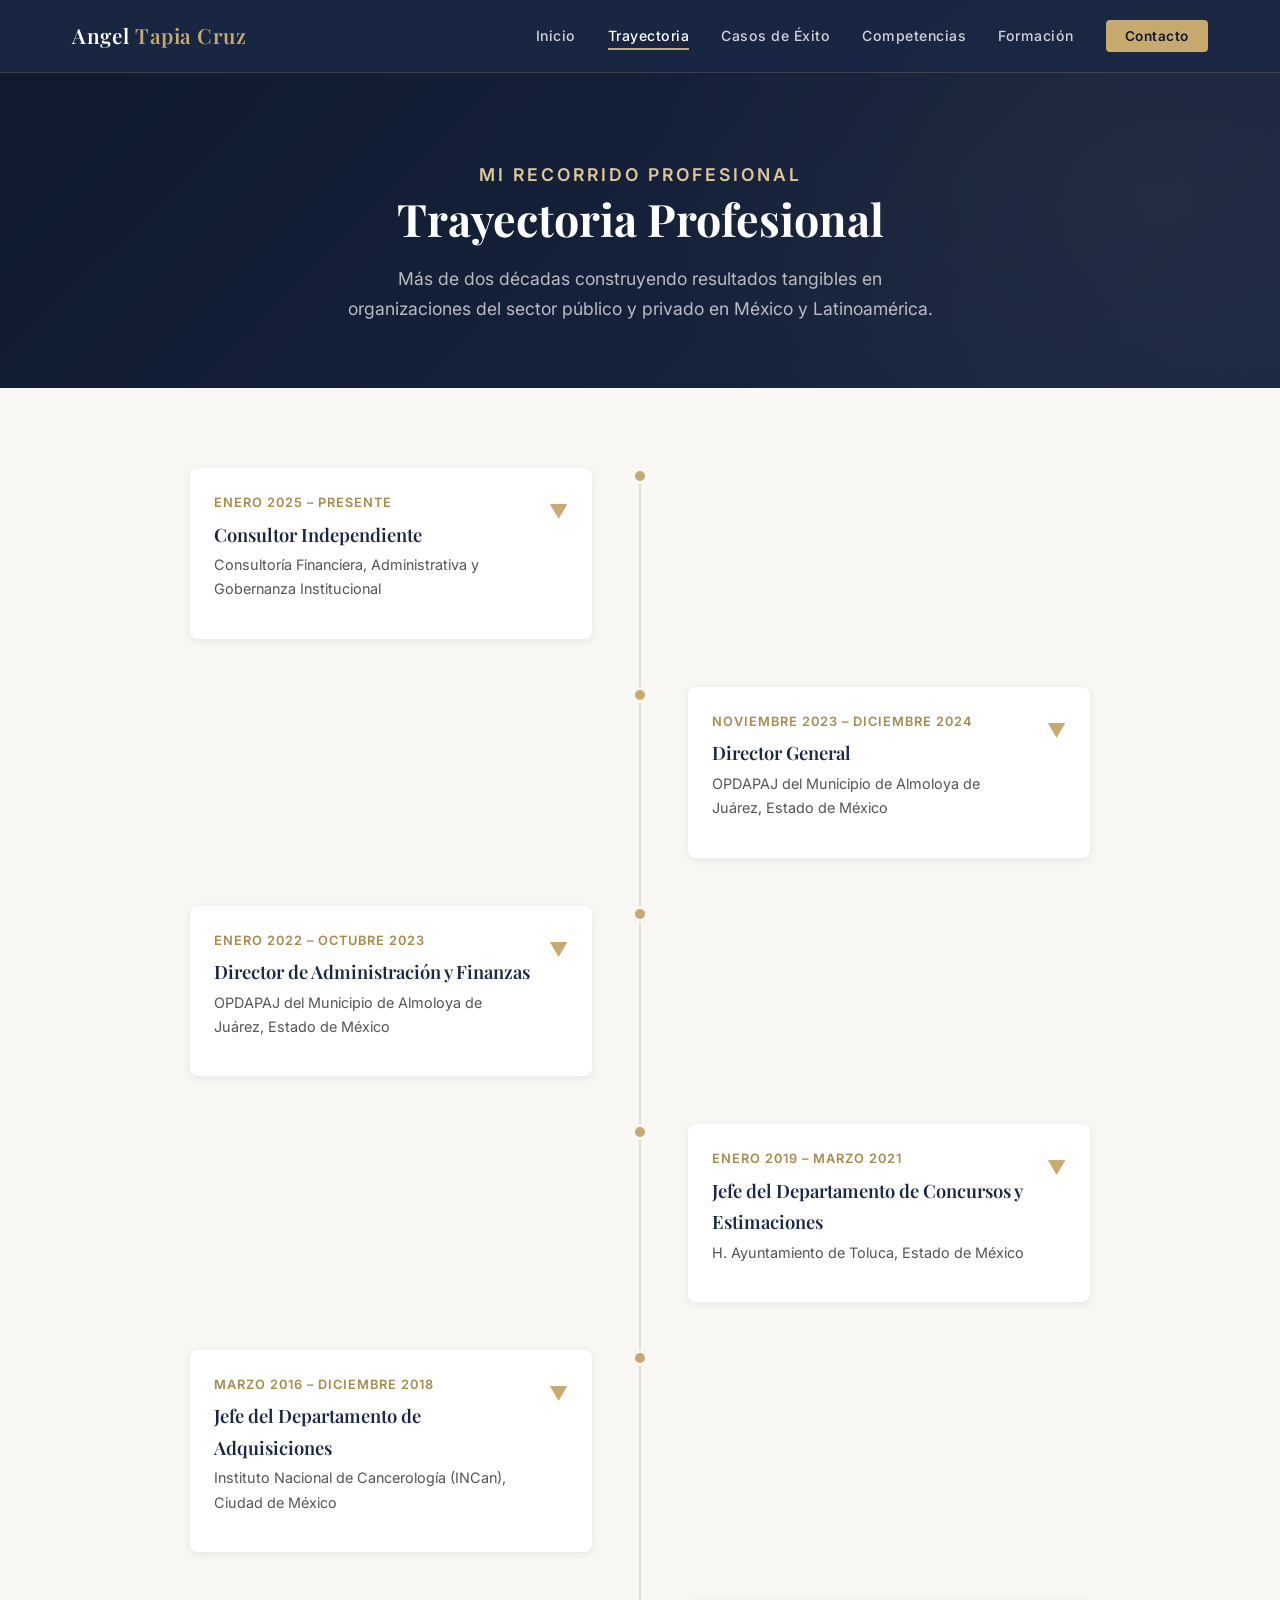
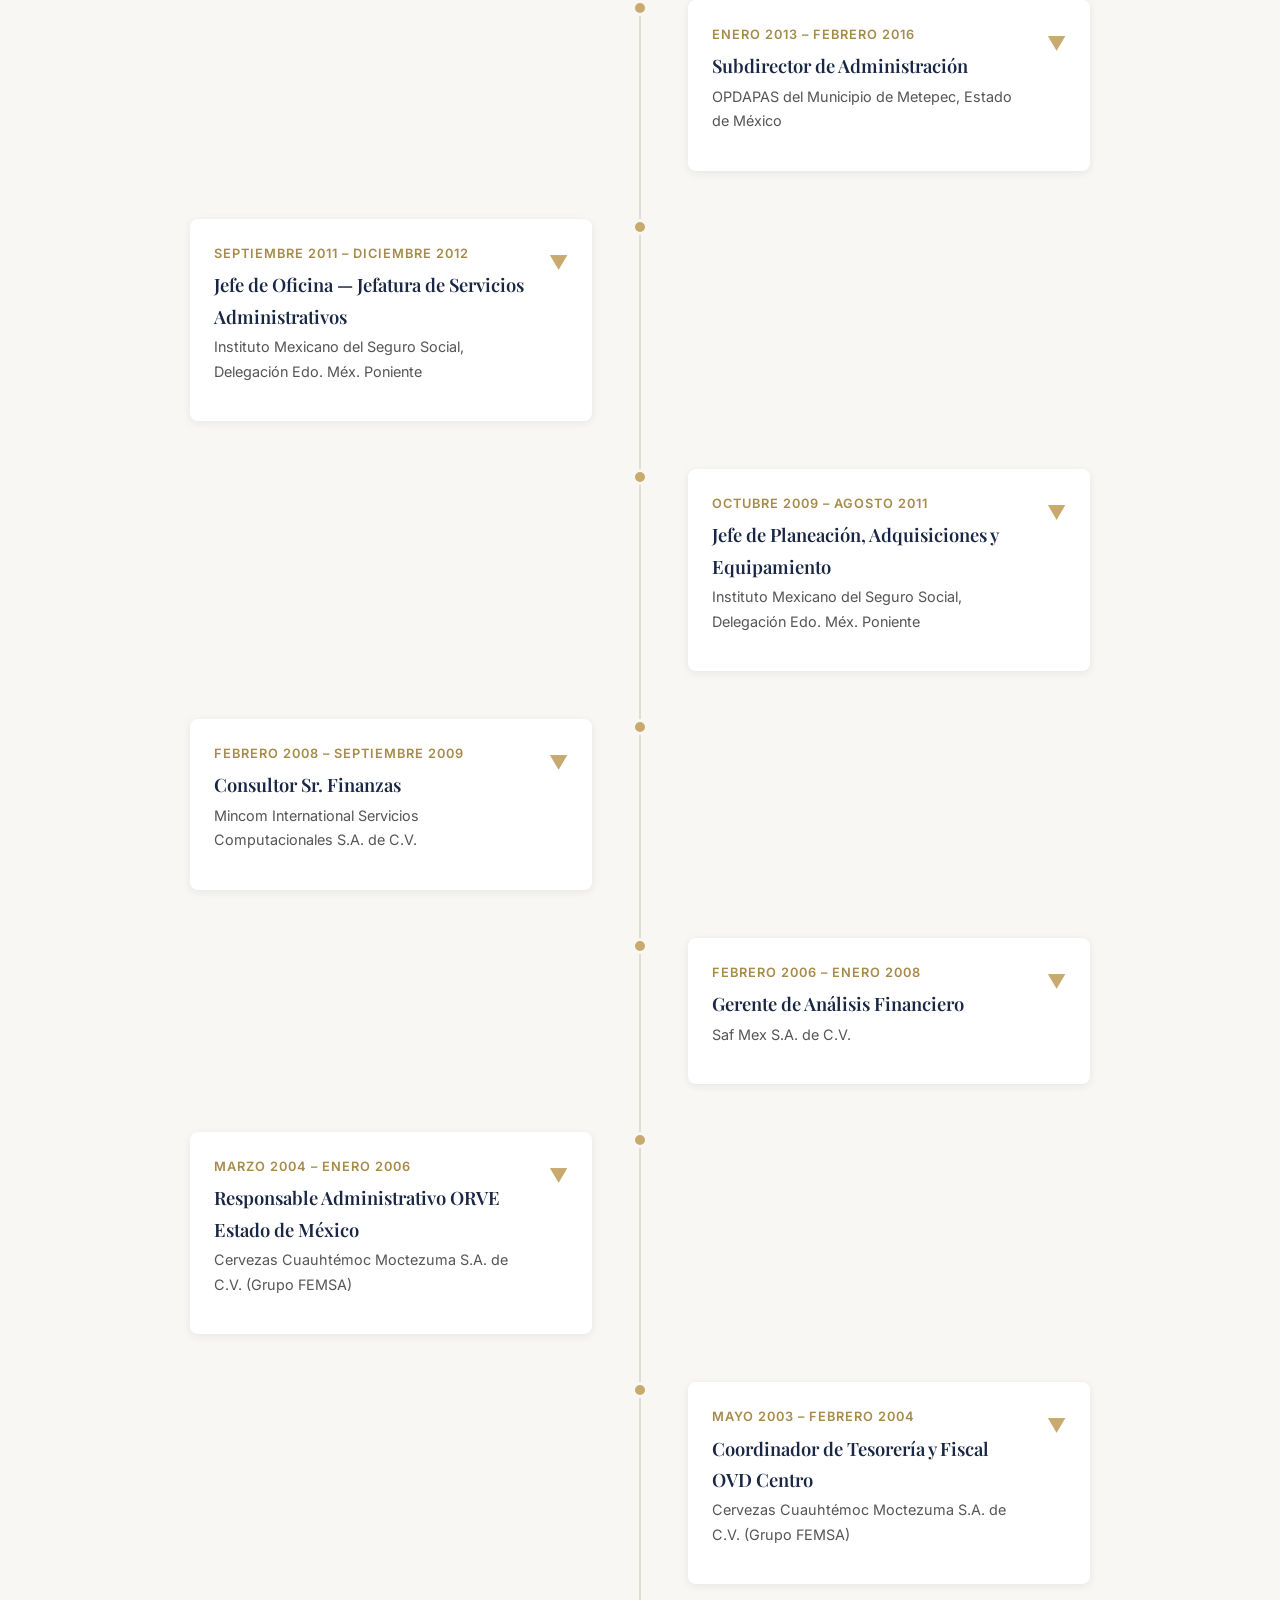
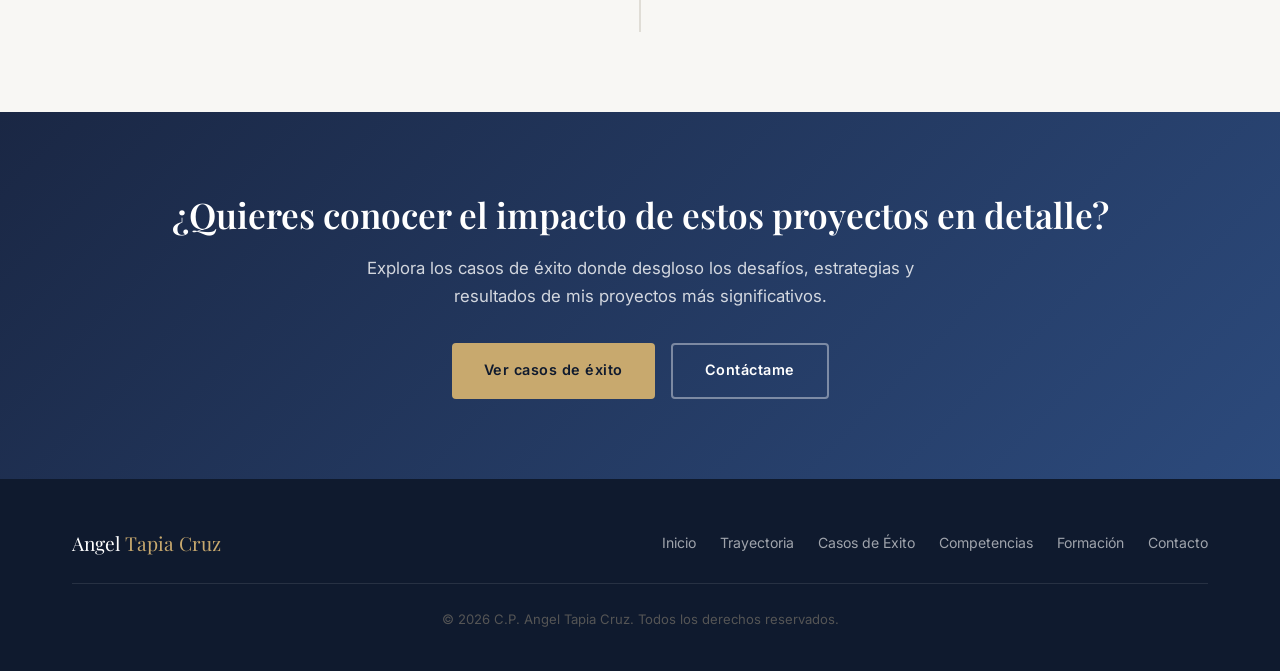
<file: trayectoria.html>
<!DOCTYPE html>
<html lang="es">
<head>
  <meta charset="UTF-8">
  <meta name="viewport" content="width=device-width, initial-scale=1.0">
  <meta name="description" content="Trayectoria profesional de C.P. Angel Tapia Cruz — Más de 27 años en finanzas, administración y liderazgo institucional.">
  <title>Trayectoria Profesional | C.P. Angel Tapia Cruz</title>
  <link rel="stylesheet" href="css/styles.css">
  <link rel="icon" type="image/svg+xml" href="data:image/svg+xml,<svg xmlns='http://www.w3.org/2000/svg' viewBox='0 0 32 32'><text y='28' font-size='28'>📊</text></svg>">
</head>
<body>

  <!-- NAVIGATION -->
  <nav class="navbar" id="navbar">
    <div class="container">
      <a href="index.html" class="navbar__logo">Angel <span>Tapia Cruz</span></a>
      <ul class="navbar__menu" id="navMenu">
        <li><a href="index.html" class="navbar__link">Inicio</a></li>
        <li><a href="trayectoria.html" class="navbar__link active">Trayectoria</a></li>
        <li><a href="casos-de-exito.html" class="navbar__link">Casos de Éxito</a></li>
        <li><a href="competencias.html" class="navbar__link">Competencias</a></li>
        <li><a href="formacion.html" class="navbar__link">Formación</a></li>
        <li><a href="contacto.html" class="navbar__link navbar__cta">Contacto</a></li>
      </ul>
      <button class="navbar__toggle" id="navToggle" aria-label="Menú">
        <span></span>
        <span></span>
        <span></span>
      </button>
    </div>
  </nav>

  <!-- PAGE HEADER -->
  <header class="page-header">
    <div class="container">
      <p class="section-subtitle">Mi Recorrido Profesional</p>
      <h1>Trayectoria Profesional</h1>
      <p>
        Más de dos décadas construyendo resultados tangibles en organizaciones
        del sector público y privado en México y Latinoamérica.
      </p>
    </div>
  </header>

  <!-- TIMELINE -->
  <section class="section">
    <div class="container">
      <div class="timeline">

        <!-- 1. Consultor Independiente -->
        <div class="timeline__item fade-in">
          <div class="timeline__dot"></div>
          <div class="timeline__card">
            <div class="timeline__card-header" onclick="toggleCard(this)">
              <div>
                <div class="timeline__date">Enero 2025 – Presente</div>
                <div class="timeline__role">Consultor Independiente</div>
                <p class="timeline__company">Consultoría Financiera, Administrativa y Gobernanza Institucional</p>
              </div>
              <span class="timeline__card-toggle">▼</span>
            </div>
            <div class="timeline__card-body">
              <ul>
                <li>Consultoría financiera estratégica a Organismos Públicos y Empresas Privadas: diagnóstico financiero integral, diseño de estrategias de FP&A y planes de optimización de costos, orientados a fortalecer la rentabilidad y la sostenibilidad operativa de los clientes <em>(Financial Advisory · Corporate Restructuring)</em>.</li>
                <li>Diseño y elaboración de Manuales de Organización y de Procedimientos, así como Políticas, Bases y Lineamientos (POBALINES), estableciendo marcos normativos claros que fortalecen la gobernanza institucional y facilitan procesos de auditoría y certificación <em>(Policy Design · Institutional Governance)</em>.</li>
                <li>Desarrollo e implementación de procedimientos y controles internos para los ciclos de Cuentas por Pagar y Cuentas por Cobrar: políticas de crédito y cobranza, estandarización de pago a proveedores y esquemas de conciliación, mejorando el flujo de efectivo y reduciendo el riesgo de cartera vencida <em>(AP/AR Process Design · Working Capital Optimization)</em>.</li>
                <li>Ejecución de auditorías financieras y operativas orientadas a identificar áreas de oportunidad en control interno, cumplimiento fiscal y eficiencia de procesos, con entrega de planes de acción correctivos alineados a mejores prácticas <em>(Financial &amp; Operational Audit · Internal Controls)</em>.</li>
                <li>Asesoría en estructuración presupuestal y control financiero para pequeñas y medianas organizaciones, con diseño de tableros de KPI que facilitan la toma de decisiones ejecutivas <em>(Budget Advisory · KPI Dashboard Design)</em>.</li>
                <li>Elaboración de corridas financieras y modelos de factibilidad para proyectos de perforación de pozos de extracción de agua, incluyendo proyecciones de flujo de efectivo, análisis ROI, TIR y periodo de recuperación de la inversión <em>(Financial Modeling · Capital Budgeting · Water Utilities)</em>.</li>
                <li>Asesoría especializada en procesos de Licitaciones Públicas y Compras Consolidadas: diseño de bases de Licitación, evaluación técnica-económica de proveedores y verificación de cumplimiento normativo (Ley de Adquisiciones, Compranet) <em>(Procurement Advisory · Public Tendering)</em>.</li>
                <li>Acompañamiento a Direcciones Generales en procesos de reestructura organizacional y gestión del cambio, desde el diagnóstico hasta la implementación de estructuras más eficientes <em>(Change Management · Organizational Design)</em>.</li>
              </ul>
            </div>
          </div>
        </div>

        <!-- 2. Director General -->
        <div class="timeline__item fade-in">
          <div class="timeline__dot"></div>
          <div class="timeline__card">
            <div class="timeline__card-header" onclick="toggleCard(this)">
              <div>
                <div class="timeline__date">Noviembre 2023 – Diciembre 2024</div>
                <div class="timeline__role">Director General</div>
                <p class="timeline__company">OPDAPAJ del Municipio de Almoloya de Juárez, Estado de México</p>
              </div>
              <span class="timeline__card-toggle">▼</span>
            </div>
            <div class="timeline__card-body">
              <ul>
                <li>Crecimiento sostenido de ingresos del <strong>+26%</strong> interanual mediante Revenue Management y optimización de fuentes de ingreso.</li>
                <li>Recuperación de <strong>$10 MDP</strong> en devoluciones de IVA (ejercicios 2020–2022) mediante gestión fiscal estratégica y auditoría tributaria proactiva.</li>
                <li>Planeación Financiera Estratégica (FP&A) con índice de cumplimiento del <strong>99%</strong> y reducción de desviaciones presupuestales en más del 50%.</li>
                <li>Reducción del <strong>11%</strong> en costos de energía eléctrica mediante automatización e ingeniería de procesos.</li>
                <li>Gestión estratégica de recursos financieros con marcos de Capital Allocation y gestión de portafolio de inversiones.</li>
                <li>Implementación de Blindaje Institucional para mitigación de riesgos regulatorios y continuidad operativa ante auditorías externas.</li>
                <li>Diseño y ejecución de estrategia corporativa de corto, mediano y largo plazo mediante OKRs y Change Management.</li>
                <li>Expansión territorial de cobertura institucional en diversas zonas del Municipio.</li>
              </ul>
            </div>
          </div>
        </div>

        <!-- 2. Director de Administración y Finanzas -->
        <div class="timeline__item fade-in">
          <div class="timeline__dot"></div>
          <div class="timeline__card">
            <div class="timeline__card-header" onclick="toggleCard(this)">
              <div>
                <div class="timeline__date">Enero 2022 – Octubre 2023</div>
                <div class="timeline__role">Director de Administración y Finanzas</div>
                <p class="timeline__company">OPDAPAJ del Municipio de Almoloya de Juárez, Estado de México</p>
              </div>
              <span class="timeline__card-toggle">▼</span>
            </div>
            <div class="timeline__card-body">
              <ul>
                <li>Reducción del <strong>45%</strong> en gasto no programado y ejecución presupuestal al 98% de cumplimiento.</li>
                <li>Reestructura organizacional con reducción de costos del <strong>15%</strong> en 12 meses.</li>
                <li>Crecimiento de ingresos del <strong>104%</strong> respecto al ejercicio anterior.</li>
                <li>Elaboración de Estados Financieros alineados a estándares IFRS/NIF como herramienta estratégica de decisión.</li>
                <li>Liderazgo de equipo de <strong>15 personas</strong> y presupuesto de <strong>$100 MDP</strong> en áreas de Finanzas, Adquisiciones, Capital Humano, Servicios Generales y Contabilidad.</li>
                <li>Diseño e implementación de Estrategia Fiscal Institucional con recuperación de devoluciones de impuestos.</li>
                <li>Sistema integral de reporteo de KPIs financieros y operativos para el Consejo Directivo.</li>
                <li>Diseño de marco normativo institucional: Manual de Inducción, Manual de Organización, Reglamento de Trabajo y POBALINES.</li>
                <li>Gestión y presentación de información financiera ante Consejo Directivo y autoridades regulatorias.</li>
                <li>Optimización del ciclo de Cuentas por Pagar mediante la estandarización de políticas de pago y negociación con proveedores estratégicos, mejorando el flujo de efectivo institucional y reduciendo en <strong>15%</strong> los tiempos de pago sin comprometer la liquidez operativa <em>(Accounts Payable · Cash Flow Management · Vendor Management)</em>.</li>
                <li>Fortalecimiento del proceso de Cuentas por Cobrar implementando políticas de crédito y cobranza que redujeron la cartera vencida en más del <strong>50%</strong> y aceleraron el ciclo de conversión de efectivo, salvaguardando la salud financiera del Organismo <em>(Accounts Receivable · Credit &amp; Collections · Working Capital)</em>.</li>
                <li>Supervisión de la administración integral de Nómina para una plantilla de <strong>400 colaboradores</strong>, garantizando precisión, cumplimiento fiscal-laboral (IMSS, ISR, INFONAVIT) y pagos oportunos, consolidando controles internos que minimizaron riesgos operativos y de cumplimiento <em>(Payroll Management · Labor Compliance · Internal Controls)</em>.</li>
                <li>Administración con máxima discreción de la Nómina Confidencial de Dirección General y Consejo Directivo, garantizando integridad, confidencialidad y cumplimiento normativo en el manejo de información sensible de compensación ejecutiva <em>(Confidential Payroll · Executive Compensation · Data Confidentiality)</em>.</li>
              </ul>
            </div>
          </div>
        </div>

        <!-- 3. Jefe de Concursos y Estimaciones -->
        <div class="timeline__item fade-in">
          <div class="timeline__dot"></div>
          <div class="timeline__card">
            <div class="timeline__card-header" onclick="toggleCard(this)">
              <div>
                <div class="timeline__date">Enero 2019 – Marzo 2021</div>
                <div class="timeline__role">Jefe del Departamento de Concursos y Estimaciones</div>
                <p class="timeline__company">H. Ayuntamiento de Toluca, Estado de México</p>
              </div>
              <span class="timeline__card-toggle">▼</span>
            </div>
            <div class="timeline__card-body">
              <ul>
                <li>Optimización del proceso de control presupuestal con ahorro anual del <strong>18%</strong> en costos operativos.</li>
                <li>Automatización documental con reducción del <strong>20%</strong> en tiempos de proceso, optimización de 25 procesos clave y eliminación de errores sistémicos.</li>
                <li>Asignación presupuestal, revisión y autorización de Obra Pública y Estimaciones por más de <strong>$100 MDP</strong>.</li>
                <li>Implementación de KPIs para la Dirección General y H. Cabildo del Ayuntamiento.</li>
                <li>Implementación de políticas internas, procedimientos de trabajo y unificación de procesos.</li>
                <li>Actualización de manuales de organización y procedimientos del departamento y dirección de área.</li>
              </ul>
            </div>
          </div>
        </div>

        <!-- 4. Jefe de Adquisiciones - INCan -->
        <div class="timeline__item fade-in">
          <div class="timeline__dot"></div>
          <div class="timeline__card">
            <div class="timeline__card-header" onclick="toggleCard(this)">
              <div>
                <div class="timeline__date">Marzo 2016 – Diciembre 2018</div>
                <div class="timeline__role">Jefe del Departamento de Adquisiciones</div>
                <p class="timeline__company">Instituto Nacional de Cancerología (INCan), Ciudad de México</p>
              </div>
              <span class="timeline__card-toggle">▼</span>
            </div>
            <div class="timeline__card-body">
              <ul>
                <li>Compra consolidada de medicamentos por más de <strong>$365 MDP</strong> a través de contrato plurianual.</li>
                <li>Control presupuestal por <strong>$1,000 MDP</strong>.</li>
                <li>Elaboración y presentación de informes KPI periódicos a la Dirección y Cuerpo de Gobierno.</li>
                <li>Vinculación y pago del <strong>98.5%</strong> de contratos signados.</li>
                <li>Más de <strong>160 Licitaciones Públicas</strong> y más de <strong>400 Adjudicaciones Directas</strong>.</li>
                <li>Creación de Manuales de Organización, Procedimientos, Políticas, Bases y Lineamientos.</li>
                <li>Selección, evaluación y desarrollo de proveedores nacionales e internacionales.</li>
              </ul>
            </div>
          </div>
        </div>

        <!-- 5. Subdirector de Administración - OPDAPAS Metepec -->
        <div class="timeline__item fade-in">
          <div class="timeline__dot"></div>
          <div class="timeline__card">
            <div class="timeline__card-header" onclick="toggleCard(this)">
              <div>
                <div class="timeline__date">Enero 2013 – Febrero 2016</div>
                <div class="timeline__role">Subdirector de Administración</div>
                <p class="timeline__company">OPDAPAS del Municipio de Metepec, Estado de México</p>
              </div>
              <span class="timeline__card-toggle">▼</span>
            </div>
            <div class="timeline__card-body">
              <ul>
                <li>Planeación, ejecución y control de presupuesto anual por <strong>$365 MDP</strong>.</li>
                <li>Reestructura organizacional con reducción en gasto directo del <strong>25%</strong> en el primer año.</li>
                <li>Devoluciones de IVA de ejercicios anteriores por <strong>$7.5 MDP</strong>.</li>
                <li>Gestión de Fideicomiso a fondo perdido con BANOBRAS por <strong>$2.5 MDP</strong>.</li>
                <li>Automatización de pago de nómina, disminuyendo tiempo de elaboración en <strong>15%</strong>.</li>
                <li>Adquisición consolidada con ahorros del <strong>35%</strong>.</li>
                <li>Responsable de áreas de Recursos Humanos, Servicios Generales y Adquisiciones.</li>
              </ul>
            </div>
          </div>
        </div>

        <!-- 6. Jefe de Oficina - IMSS -->
        <div class="timeline__item fade-in">
          <div class="timeline__dot"></div>
          <div class="timeline__card">
            <div class="timeline__card-header" onclick="toggleCard(this)">
              <div>
                <div class="timeline__date">Septiembre 2011 – Diciembre 2012</div>
                <div class="timeline__role">Jefe de Oficina — Jefatura de Servicios Administrativos</div>
                <p class="timeline__company">Instituto Mexicano del Seguro Social, Delegación Edo. Méx. Poniente</p>
              </div>
              <span class="timeline__card-toggle">▼</span>
            </div>
            <div class="timeline__card-body">
              <ul>
                <li>Ejecución presupuestal con el <strong>99%</strong> ejercido en 2011 y 2012.</li>
                <li>Compras consolidadas por <strong>$100 MDP</strong> en servicios generales.</li>
                <li>Implementación de compra consolidada por <strong>$450 MDP</strong> para tres delegaciones del IMSS.</li>
                <li>Presentación de informes periódicos y cierre ante Cuerpo de Gobierno y Oficina Central.</li>
              </ul>
            </div>
          </div>
        </div>

        <!-- 7. Jefe de Planeación - IMSS -->
        <div class="timeline__item fade-in">
          <div class="timeline__dot"></div>
          <div class="timeline__card">
            <div class="timeline__card-header" onclick="toggleCard(this)">
              <div>
                <div class="timeline__date">Octubre 2009 – Agosto 2011</div>
                <div class="timeline__role">Jefe de Planeación, Adquisiciones y Equipamiento</div>
                <p class="timeline__company">Instituto Mexicano del Seguro Social, Delegación Edo. Méx. Poniente</p>
              </div>
              <span class="timeline__card-toggle">▼</span>
            </div>
            <div class="timeline__card-body">
              <ul>
                <li>Ejecución presupuestal por <strong>$300 MDP</strong> con más del <strong>99%</strong> ejercido.</li>
                <li>Incorporación del IMSS Oportunidades a la Delegación con presupuesto de <strong>$150 MDP</strong>.</li>
                <li>Implementación de medicamentos en farmacias con <strong>95%</strong> de suministro completo.</li>
                <li>Informes periódicos y cierre ante Cuerpo de Gobierno y Oficina Central.</li>
              </ul>
            </div>
          </div>
        </div>

        <!-- 8. Consultor Sr. Finanzas - Mincom -->
        <div class="timeline__item fade-in">
          <div class="timeline__dot"></div>
          <div class="timeline__card">
            <div class="timeline__card-header" onclick="toggleCard(this)">
              <div>
                <div class="timeline__date">Febrero 2008 – Septiembre 2009</div>
                <div class="timeline__role">Consultor Sr. Finanzas</div>
                <p class="timeline__company">Mincom International Servicios Computacionales S.A. de C.V.</p>
              </div>
              <span class="timeline__card-toggle">▼</span>
            </div>
            <div class="timeline__card-body">
              <ul>
                <li><strong>Ganador del premio institucional</strong> por la creación del módulo de tesorería adaptado a México, optimizando tiempo en 15% y costos en 30%.</li>
                <li>Implementación de ERP Ellipse en módulos de Finanzas, CXP, CXC, Impuestos, Almacenes y Bancos en <strong>Lima (Perú), Santiago (Chile) y Ciudad de México</strong>.</li>
                <li>Identificación y formulación de soluciones basadas en requerimientos de clientes internacionales.</li>
              </ul>
            </div>
          </div>
        </div>

        <!-- 9. Gerente de Análisis Financiero - Saf Mex -->
        <div class="timeline__item fade-in">
          <div class="timeline__dot"></div>
          <div class="timeline__card">
            <div class="timeline__card-header" onclick="toggleCard(this)">
              <div>
                <div class="timeline__date">Febrero 2006 – Enero 2008</div>
                <div class="timeline__role">Gerente de Análisis Financiero</div>
                <p class="timeline__company">Saf Mex S.A. de C.V.</p>
              </div>
              <span class="timeline__card-toggle">▼</span>
            </div>
            <div class="timeline__card-body">
              <ul>
                <li>Implementación de ERP con <strong>ROI positivo del 10%</strong> en el primer año.</li>
                <li>Sistema de gestión con disminución de gastos no presupuestados en <strong>10%</strong>.</li>
                <li>Coordinación de reportes a casa matriz en Francia y Dirección Regional en Estados Unidos.</li>
                <li>Implementación de sistema <strong>"Just in Time"</strong> con Grupo Bimbo, con disminución de costos del 25% y 12 días de almacenaje.</li>
              </ul>
            </div>
          </div>
        </div>

        <!-- 10. Responsable Administrativo - CCM -->
        <div class="timeline__item fade-in">
          <div class="timeline__dot"></div>
          <div class="timeline__card">
            <div class="timeline__card-header" onclick="toggleCard(this)">
              <div>
                <div class="timeline__date">Marzo 2004 – Enero 2006</div>
                <div class="timeline__role">Responsable Administrativo ORVE Estado de México</div>
                <p class="timeline__company">Cervezas Cuauhtémoc Moctezuma S.A. de C.V. (Grupo FEMSA)</p>
              </div>
              <span class="timeline__card-toggle">▼</span>
            </div>
            <div class="timeline__card-body">
              <ul>
                <li>Implementación de Sistema de Gestión, disminuyendo diferencias en <strong>70%</strong>.</li>
                <li>Análisis de factibilidad de proyectos comerciales, administrativos y operativos por <strong>$30 MDP</strong>.</li>
                <li>Coordinación de arranque en SAP Comercial en cuatro estados.</li>
                <li><strong>Reconocimiento Nacional en Congreso Enlace 2005</strong> por implementación con menos incidencias dentro del grupo.</li>
                <li>Planificación, coordinación y control de facturación en nueve agencias foráneas.</li>
              </ul>
            </div>
          </div>
        </div>

        <!-- 11. Coordinador Tesorería - CCM -->
        <div class="timeline__item fade-in">
          <div class="timeline__dot"></div>
          <div class="timeline__card">
            <div class="timeline__card-header" onclick="toggleCard(this)">
              <div>
                <div class="timeline__date">Mayo 2003 – Febrero 2004</div>
                <div class="timeline__role">Coordinador de Tesorería y Fiscal OVD Centro</div>
                <p class="timeline__company">Cervezas Cuauhtémoc Moctezuma S.A. de C.V. (Grupo FEMSA)</p>
              </div>
              <span class="timeline__card-toggle">▼</span>
            </div>
            <div class="timeline__card-body">
              <ul>
                <li>Disminución en <strong>90%</strong> de partidas bancarias de 24 agencias foráneas.</li>
                <li>Coordinación de arranque FI Acelerado en SAP.</li>
                <li>Supervisión de conciliaciones bancarias, inventarios, impuestos, CXC y CXP.</li>
                <li>Manejo y control de cuentas incobrables, interempresas y amortizaciones.</li>
              </ul>
            </div>
          </div>
        </div>

      </div>
    </div>
  </section>

  <!-- CTA -->
  <section class="cta-section">
    <div class="container">
      <h2>¿Quieres conocer el impacto de estos proyectos en detalle?</h2>
      <p>
        Explora los casos de éxito donde desgloso los desafíos, estrategias
        y resultados de mis proyectos más significativos.
      </p>
      <div style="display: flex; gap: 1rem; justify-content: center; flex-wrap: wrap;">
        <a href="casos-de-exito.html" class="btn btn--primary">Ver casos de éxito</a>
        <a href="contacto.html" class="btn btn--outline">Contáctame</a>
      </div>
    </div>
  </section>

  <!-- FOOTER -->
  <footer class="footer">
    <div class="container">
      <div class="footer__content">
        <div class="footer__logo">Angel <span>Tapia Cruz</span></div>
        <div class="footer__links">
          <a href="index.html">Inicio</a>
          <a href="trayectoria.html">Trayectoria</a>
          <a href="casos-de-exito.html">Casos de Éxito</a>
          <a href="competencias.html">Competencias</a>
          <a href="formacion.html">Formación</a>
          <a href="contacto.html">Contacto</a>
        </div>
      </div>
      <div class="footer__bottom">
        <p>&copy; 2026 C.P. Angel Tapia Cruz. Todos los derechos reservados.</p>
      </div>
    </div>
  </footer>

  <script src="js/main.js"></script>
</body>
</html>
</file>
<file: css/styles.css>
@import url('https://fonts.googleapis.com/css2?family=Playfair+Display:wght@400;500;600;700&family=Inter:wght@300;400;500;600;700&display=swap');

/* ============================================
   CSS VARIABLES
   ============================================ */
:root {
  --primary: #1a2744;
  --primary-light: #2c4a7c;
  --primary-dark: #0f1a2e;
  --accent: #c8a96e;
  --accent-light: #dfc699;
  --accent-dark: #a68b4b;
  --bg-light: #f8f7f4;
  --bg-white: #ffffff;
  --bg-section: #f0eeea;
  --text-dark: #2d2d2d;
  --text-medium: #555555;
  --text-light: #888888;
  --border: #e0ddd6;
  --shadow-sm: 0 2px 8px rgba(26, 39, 68, 0.08);
  --shadow-md: 0 4px 20px rgba(26, 39, 68, 0.12);
  --shadow-lg: 0 8px 40px rgba(26, 39, 68, 0.16);
  --radius-sm: 4px;
  --radius-md: 8px;
  --radius-lg: 16px;
  --font-heading: 'Playfair Display', Georgia, serif;
  --font-body: 'Inter', -apple-system, BlinkMacSystemFont, sans-serif;
  --transition: 0.3s ease;
  --max-width: 1200px;
}

/* ============================================
   RESET & BASE
   ============================================ */
*,
*::before,
*::after {
  margin: 0;
  padding: 0;
  box-sizing: border-box;
}

html {
  scroll-behavior: smooth;
  font-size: 16px;
}

body {
  font-family: var(--font-body);
  color: var(--text-dark);
  background-color: var(--bg-light);
  line-height: 1.7;
  -webkit-font-smoothing: antialiased;
}

img {
  max-width: 100%;
  height: auto;
  display: block;
}

a {
  color: var(--primary-light);
  text-decoration: none;
  transition: color var(--transition);
}

a:hover {
  color: var(--accent);
}

ul, ol {
  list-style: none;
}

/* ============================================
   TYPOGRAPHY
   ============================================ */
h1, h2, h3, h4 {
  font-family: var(--font-heading);
  color: var(--primary);
  line-height: 1.3;
}

h1 { font-size: 2.8rem; font-weight: 700; }
h2 { font-size: 2.2rem; font-weight: 600; }
h3 { font-size: 1.5rem; font-weight: 600; }
h4 { font-size: 1.2rem; font-weight: 500; }

p {
  margin-bottom: 1rem;
  color: var(--text-medium);
}

.section-subtitle {
  font-family: var(--font-body);
  font-size: 0.85rem;
  font-weight: 600;
  text-transform: uppercase;
  letter-spacing: 3px;
  color: var(--accent);
  margin-bottom: 0.5rem;
}

.section-title {
  margin-bottom: 1rem;
}

.section-description {
  max-width: 700px;
  margin: 0 auto 3rem;
  text-align: center;
  font-size: 1.05rem;
}

/* ============================================
   LAYOUT
   ============================================ */
.container {
  max-width: var(--max-width);
  margin: 0 auto;
  padding: 0 2rem;
}

.section {
  padding: 5rem 0;
}

.section--alt {
  background-color: var(--bg-section);
}

.section--dark {
  background-color: var(--primary);
  color: #ffffff;
}

.section--dark h2,
.section--dark h3,
.section--dark h4 {
  color: #ffffff;
}

.section--dark p {
  color: rgba(255, 255, 255, 0.8);
}

.section--dark .section-subtitle {
  color: var(--accent-light);
}

.text-center {
  text-align: center;
}

/* ============================================
   NAVIGATION
   ============================================ */
.navbar {
  position: fixed;
  top: 0;
  left: 0;
  right: 0;
  z-index: 1000;
  background: rgba(26, 39, 68, 0.95);
  backdrop-filter: blur(10px);
  border-bottom: 1px solid rgba(200, 169, 110, 0.2);
  transition: all var(--transition);
}

.navbar.scrolled {
  background: rgba(26, 39, 68, 0.98);
  box-shadow: var(--shadow-md);
}

.navbar .container {
  display: flex;
  align-items: center;
  justify-content: space-between;
  height: 72px;
}

.navbar__logo {
  font-family: var(--font-heading);
  font-size: 1.3rem;
  font-weight: 600;
  color: #ffffff;
  letter-spacing: 0.5px;
}

.navbar__logo span {
  color: var(--accent);
}

.navbar__menu {
  display: flex;
  align-items: center;
  gap: 2rem;
}

.navbar__link {
  font-size: 0.88rem;
  font-weight: 500;
  color: rgba(255, 255, 255, 0.8);
  letter-spacing: 0.5px;
  position: relative;
  padding: 0.25rem 0;
  transition: color var(--transition);
}

.navbar__link::after {
  content: '';
  position: absolute;
  bottom: -2px;
  left: 0;
  width: 0;
  height: 2px;
  background: var(--accent);
  transition: width var(--transition);
}

.navbar__link:hover,
.navbar__link.active {
  color: #ffffff;
}

.navbar__link:hover::after,
.navbar__link.active::after {
  width: 100%;
}

.navbar__cta {
  background: var(--accent);
  color: var(--primary-dark) !important;
  padding: 0.5rem 1.2rem;
  border-radius: var(--radius-sm);
  font-weight: 600;
  font-size: 0.85rem;
}

.navbar__cta::after {
  display: none;
}

.navbar__cta:hover {
  background: var(--accent-light);
  color: var(--primary-dark) !important;
}

.navbar__toggle {
  display: none;
  background: none;
  border: none;
  cursor: pointer;
  padding: 0.5rem;
}

.navbar__toggle span {
  display: block;
  width: 24px;
  height: 2px;
  background: #ffffff;
  margin: 5px 0;
  transition: all var(--transition);
  border-radius: 2px;
}

.navbar__toggle.active span:nth-child(1) {
  transform: rotate(45deg) translate(5px, 5px);
}

.navbar__toggle.active span:nth-child(2) {
  opacity: 0;
}

.navbar__toggle.active span:nth-child(3) {
  transform: rotate(-45deg) translate(5px, -5px);
}

/* ============================================
   HERO
   ============================================ */
.hero {
  min-height: 100vh;
  display: flex;
  align-items: center;
  background: linear-gradient(135deg, var(--primary-dark) 0%, var(--primary) 50%, var(--primary-light) 100%);
  position: relative;
  overflow: hidden;
  padding-top: 72px;
}

.hero::before {
  content: '';
  position: absolute;
  top: -50%;
  right: -20%;
  width: 80%;
  height: 200%;
  background: radial-gradient(ellipse, rgba(200, 169, 110, 0.08) 0%, transparent 70%);
  pointer-events: none;
}

.hero .container {
  display: grid;
  grid-template-columns: 1fr 1fr;
  gap: 4rem;
  align-items: center;
}

.hero__content {
  z-index: 1;
}

.hero__badge {
  display: inline-block;
  background: rgba(200, 169, 110, 0.15);
  border: 1px solid rgba(200, 169, 110, 0.3);
  color: var(--accent-light);
  padding: 0.4rem 1rem;
  border-radius: 20px;
  font-size: 0.8rem;
  font-weight: 500;
  letter-spacing: 1px;
  text-transform: uppercase;
  margin-bottom: 1.5rem;
}

.hero__title {
  font-size: 3.2rem;
  color: #ffffff;
  margin-bottom: 0.5rem;
  line-height: 1.2;
}

.hero__role {
  font-family: var(--font-heading);
  font-size: 1.4rem;
  color: var(--accent);
  margin-bottom: 1rem;
  font-weight: 400;
}

.hero__tagline {
  font-size: 1rem;
  color: rgba(255, 255, 255, 0.7);
  margin-bottom: 2rem;
  max-width: 480px;
  line-height: 1.8;
}

.hero__actions {
  display: flex;
  gap: 1rem;
  flex-wrap: wrap;
}

.hero__image-wrapper {
  display: flex;
  justify-content: center;
  align-items: center;
  z-index: 1;
}

.hero__image-frame {
  position: relative;
  width: 340px;
  height: 400px;
}

.hero__image-frame::before {
  content: '';
  position: absolute;
  top: -10px;
  right: -10px;
  bottom: 10px;
  left: 10px;
  border: 2px solid var(--accent);
  border-radius: var(--radius-md);
  opacity: 0.4;
}

.hero__image-frame img {
  width: 100%;
  height: 100%;
  object-fit: cover;
  border-radius: var(--radius-md);
  position: relative;
  z-index: 1;
}

/* ============================================
   BUTTONS
   ============================================ */
.btn {
  display: inline-flex;
  align-items: center;
  gap: 0.5rem;
  padding: 0.85rem 2rem;
  border-radius: var(--radius-sm);
  font-family: var(--font-body);
  font-size: 0.9rem;
  font-weight: 600;
  letter-spacing: 0.5px;
  cursor: pointer;
  border: none;
  transition: all var(--transition);
  text-decoration: none;
}

.btn--primary {
  background: var(--accent);
  color: var(--primary-dark);
}

.btn--primary:hover {
  background: var(--accent-light);
  color: var(--primary-dark);
  transform: translateY(-2px);
  box-shadow: 0 4px 15px rgba(200, 169, 110, 0.4);
}

.btn--outline {
  background: transparent;
  color: #ffffff;
  border: 2px solid rgba(255, 255, 255, 0.4);
}

.btn--outline:hover {
  border-color: #ffffff;
  color: #ffffff;
  transform: translateY(-2px);
}

.btn--outline-dark {
  background: transparent;
  color: var(--primary);
  border: 2px solid var(--primary);
}

.btn--outline-dark:hover {
  background: var(--primary);
  color: #ffffff;
  transform: translateY(-2px);
}

.btn--dark {
  background: var(--primary);
  color: #ffffff;
}

.btn--dark:hover {
  background: var(--primary-light);
  transform: translateY(-2px);
  box-shadow: var(--shadow-md);
}

.btn--sm {
  padding: 0.6rem 1.4rem;
  font-size: 0.85rem;
}

/* ============================================
   STATS ROW
   ============================================ */
.stats {
  background: var(--primary);
  padding: 3rem 0;
  border-top: 3px solid var(--accent);
}

.stats__grid {
  display: grid;
  grid-template-columns: repeat(4, 1fr);
  gap: 2rem;
  text-align: center;
}

.stats__item {
  padding: 1rem;
}

.stats__number {
  font-family: var(--font-heading);
  font-size: 2.8rem;
  font-weight: 700;
  color: var(--accent);
  line-height: 1;
  margin-bottom: 0.5rem;
}

.stats__label {
  font-size: 0.85rem;
  color: rgba(255, 255, 255, 0.7);
  font-weight: 500;
  text-transform: uppercase;
  letter-spacing: 1px;
}

/* ============================================
   ABOUT PREVIEW (index)
   ============================================ */
.about-preview {
  display: grid;
  grid-template-columns: 1fr 1fr;
  gap: 4rem;
  align-items: center;
}

.about-preview__text p {
  font-size: 1.05rem;
  line-height: 1.8;
}

.about-preview__highlights {
  display: grid;
  grid-template-columns: 1fr 1fr;
  gap: 1.5rem;
}

.highlight-card {
  background: var(--bg-white);
  border-radius: var(--radius-md);
  padding: 1.8rem;
  box-shadow: var(--shadow-sm);
  border-left: 3px solid var(--accent);
  transition: all var(--transition);
}

.highlight-card:hover {
  transform: translateY(-4px);
  box-shadow: var(--shadow-md);
}

.highlight-card__icon {
  font-size: 1.8rem;
  margin-bottom: 0.8rem;
}

.highlight-card__title {
  font-family: var(--font-body);
  font-size: 0.95rem;
  font-weight: 600;
  color: var(--primary);
  margin-bottom: 0.4rem;
}

.highlight-card__desc {
  font-size: 0.85rem;
  color: var(--text-light);
  margin-bottom: 0;
}

/* ============================================
   ACHIEVEMENTS
   ============================================ */
.achievements__grid {
  display: grid;
  grid-template-columns: repeat(3, 1fr);
  gap: 2rem;
}

.achievement-card {
  background: var(--bg-white);
  border-radius: var(--radius-md);
  padding: 2rem;
  box-shadow: var(--shadow-sm);
  transition: all var(--transition);
  position: relative;
  overflow: hidden;
}

.achievement-card::before {
  content: '';
  position: absolute;
  top: 0;
  left: 0;
  right: 0;
  height: 3px;
  background: linear-gradient(90deg, var(--accent), var(--accent-light));
}

.achievement-card:hover {
  transform: translateY(-4px);
  box-shadow: var(--shadow-md);
}

.achievement-card__metric {
  font-family: var(--font-heading);
  font-size: 2rem;
  font-weight: 700;
  color: var(--accent-dark);
  margin-bottom: 0.5rem;
}

.achievement-card__title {
  font-size: 1rem;
  font-weight: 600;
  color: var(--primary);
  margin-bottom: 0.5rem;
}

.achievement-card__desc {
  font-size: 0.88rem;
  color: var(--text-light);
  margin-bottom: 0;
}

/* ============================================
   TIMELINE
   ============================================ */
.timeline {
  position: relative;
  max-width: 900px;
  margin: 0 auto;
}

.timeline::before {
  content: '';
  position: absolute;
  left: 50%;
  transform: translateX(-50%);
  width: 2px;
  height: 100%;
  background: var(--border);
}

.timeline__item {
  position: relative;
  width: 50%;
  padding: 0 3rem 3rem;
}

.timeline__item:nth-child(odd) {
  left: 0;
  text-align: right;
  padding-right: 3rem;
  padding-left: 0;
}

.timeline__item:nth-child(even) {
  left: 50%;
  text-align: left;
  padding-left: 3rem;
  padding-right: 0;
}

.timeline__dot {
  position: absolute;
  width: 16px;
  height: 16px;
  background: var(--accent);
  border: 3px solid var(--bg-light);
  border-radius: 50%;
  top: 0;
  z-index: 2;
}

.timeline__item:nth-child(odd) .timeline__dot {
  right: -8px;
}

.timeline__item:nth-child(even) .timeline__dot {
  left: -8px;
}

.timeline__date {
  font-size: 0.8rem;
  font-weight: 600;
  color: var(--accent-dark);
  text-transform: uppercase;
  letter-spacing: 1px;
  margin-bottom: 0.3rem;
}

.timeline__role {
  font-family: var(--font-heading);
  font-size: 1.15rem;
  font-weight: 600;
  color: var(--primary);
  margin-bottom: 0.2rem;
}

.timeline__company {
  font-size: 0.9rem;
  color: var(--text-medium);
  margin-bottom: 0.8rem;
}

.timeline__details {
  font-size: 0.88rem;
  color: var(--text-light);
  line-height: 1.6;
  margin-bottom: 0;
}

.timeline__card {
  background: var(--bg-white);
  border-radius: var(--radius-md);
  padding: 1.5rem;
  box-shadow: var(--shadow-sm);
  text-align: left;
}

.timeline__card-header {
  cursor: pointer;
  display: flex;
  justify-content: space-between;
  align-items: flex-start;
  gap: 1rem;
}

.timeline__card-toggle {
  color: var(--accent);
  font-size: 1.2rem;
  transition: transform var(--transition);
  flex-shrink: 0;
  margin-top: 0.2rem;
}

.timeline__card.expanded .timeline__card-toggle {
  transform: rotate(180deg);
}

.timeline__card-body {
  max-height: 0;
  overflow: hidden;
  transition: max-height 0.4s ease;
}

.timeline__card.expanded .timeline__card-body {
  max-height: 2000px;
}

.timeline__card-body ul {
  padding-top: 1rem;
  border-top: 1px solid var(--border);
  margin-top: 1rem;
}

.timeline__card-body li {
  position: relative;
  padding-left: 1.2rem;
  margin-bottom: 0.6rem;
  font-size: 0.88rem;
  color: var(--text-medium);
  line-height: 1.5;
}

.timeline__card-body li::before {
  content: '';
  position: absolute;
  left: 0;
  top: 0.55rem;
  width: 6px;
  height: 6px;
  background: var(--accent);
  border-radius: 50%;
}

/* ============================================
   SKILLS
   ============================================ */
.skills__grid {
  display: grid;
  grid-template-columns: repeat(3, 1fr);
  gap: 2rem;
}

.skill-category {
  background: var(--bg-white);
  border-radius: var(--radius-md);
  padding: 2rem;
  box-shadow: var(--shadow-sm);
  transition: all var(--transition);
}

.skill-category:hover {
  transform: translateY(-4px);
  box-shadow: var(--shadow-md);
}

.skill-category__icon {
  width: 48px;
  height: 48px;
  background: linear-gradient(135deg, var(--primary), var(--primary-light));
  border-radius: var(--radius-sm);
  display: flex;
  align-items: center;
  justify-content: center;
  font-size: 1.4rem;
  margin-bottom: 1.2rem;
}

.skill-category__title {
  font-family: var(--font-body);
  font-size: 1.05rem;
  font-weight: 600;
  color: var(--primary);
  margin-bottom: 1rem;
}

.skill-tag {
  display: inline-block;
  background: var(--bg-section);
  color: var(--text-medium);
  padding: 0.35rem 0.8rem;
  border-radius: 20px;
  font-size: 0.8rem;
  margin: 0.2rem;
  transition: all var(--transition);
}

.skill-tag:hover {
  background: var(--accent);
  color: var(--primary-dark);
}

/* ============================================
   CASE STUDIES
   ============================================ */
.case-study {
  background: var(--bg-white);
  border-radius: var(--radius-lg);
  overflow: hidden;
  box-shadow: var(--shadow-sm);
  margin-bottom: 3rem;
  transition: all var(--transition);
}

.case-study:hover {
  box-shadow: var(--shadow-md);
}

.case-study__header {
  background: linear-gradient(135deg, var(--primary), var(--primary-light));
  padding: 2.5rem;
  color: #ffffff;
}

.case-study__category {
  font-size: 0.8rem;
  font-weight: 600;
  text-transform: uppercase;
  letter-spacing: 2px;
  color: var(--accent-light);
  margin-bottom: 0.5rem;
}

.case-study__title {
  font-size: 1.6rem;
  color: #ffffff;
  margin-bottom: 0.5rem;
}

.case-study__org {
  font-size: 0.95rem;
  color: rgba(255, 255, 255, 0.7);
}

.case-study__body {
  padding: 2.5rem;
}

.case-study__section {
  margin-bottom: 2rem;
}

.case-study__section:last-child {
  margin-bottom: 0;
}

.case-study__section-title {
  font-family: var(--font-body);
  font-size: 0.85rem;
  font-weight: 600;
  text-transform: uppercase;
  letter-spacing: 2px;
  color: var(--accent-dark);
  margin-bottom: 0.8rem;
  padding-bottom: 0.5rem;
  border-bottom: 1px solid var(--border);
}

.case-study__metrics {
  display: grid;
  grid-template-columns: repeat(auto-fit, minmax(150px, 1fr));
  gap: 1.5rem;
  margin-top: 1rem;
}

.case-study__metric {
  text-align: center;
  padding: 1rem;
  background: var(--bg-section);
  border-radius: var(--radius-md);
}

.case-study__metric-value {
  font-family: var(--font-heading);
  font-size: 1.6rem;
  font-weight: 700;
  color: var(--accent-dark);
}

.case-study__metric-label {
  font-size: 0.8rem;
  color: var(--text-light);
  margin-bottom: 0;
}

/* ============================================
   EDUCATION
   ============================================ */
.education-card {
  background: var(--bg-white);
  border-radius: var(--radius-md);
  padding: 2rem;
  box-shadow: var(--shadow-sm);
  margin-bottom: 1.5rem;
  display: flex;
  gap: 1.5rem;
  align-items: flex-start;
  transition: all var(--transition);
}

.education-card:hover {
  box-shadow: var(--shadow-md);
  transform: translateY(-2px);
}

.education-card__icon {
  width: 56px;
  height: 56px;
  background: linear-gradient(135deg, var(--primary), var(--primary-light));
  border-radius: var(--radius-sm);
  display: flex;
  align-items: center;
  justify-content: center;
  font-size: 1.5rem;
  flex-shrink: 0;
}

.education-card__degree {
  font-family: var(--font-heading);
  font-size: 1.2rem;
  font-weight: 600;
  color: var(--primary);
  margin-bottom: 0.2rem;
}

.education-card__school {
  font-size: 0.95rem;
  color: var(--accent-dark);
  font-weight: 500;
  margin-bottom: 0.3rem;
}

.education-card__detail {
  font-size: 0.88rem;
  color: var(--text-light);
  margin-bottom: 0;
}

.diploma-grid {
  display: grid;
  grid-template-columns: repeat(auto-fill, minmax(280px, 1fr));
  gap: 1.2rem;
  margin-top: 2rem;
}

.diploma-item {
  background: var(--bg-white);
  border-radius: var(--radius-md);
  padding: 1.5rem;
  box-shadow: var(--shadow-sm);
  border-left: 3px solid var(--accent);
  font-size: 0.92rem;
  color: var(--text-medium);
  transition: all var(--transition);
}

.diploma-item:hover {
  box-shadow: var(--shadow-md);
  transform: translateY(-2px);
}

/* ============================================
   CONTACT FORM
   ============================================ */
.contact-grid {
  display: grid;
  grid-template-columns: 1fr 1.5fr;
  gap: 4rem;
  align-items: start;
}

.contact-info__item {
  display: flex;
  gap: 1rem;
  align-items: flex-start;
  margin-bottom: 2rem;
}

.contact-info__icon {
  width: 44px;
  height: 44px;
  background: linear-gradient(135deg, var(--primary), var(--primary-light));
  border-radius: var(--radius-sm);
  display: flex;
  align-items: center;
  justify-content: center;
  font-size: 1.1rem;
  flex-shrink: 0;
}

.contact-info__label {
  font-size: 0.8rem;
  font-weight: 600;
  text-transform: uppercase;
  letter-spacing: 1px;
  color: var(--text-light);
  margin-bottom: 0.2rem;
}

.contact-info__value {
  font-size: 1rem;
  color: var(--primary);
  font-weight: 500;
  margin-bottom: 0;
}

.contact-info__value a {
  color: var(--primary);
}

.contact-info__value a:hover {
  color: var(--accent);
}

.contact-form {
  background: var(--bg-white);
  border-radius: var(--radius-lg);
  padding: 2.5rem;
  box-shadow: var(--shadow-md);
}

.form-group {
  margin-bottom: 1.5rem;
}

.form-group label {
  display: block;
  font-size: 0.85rem;
  font-weight: 600;
  color: var(--primary);
  margin-bottom: 0.5rem;
}

.form-group input,
.form-group textarea,
.form-group select {
  width: 100%;
  padding: 0.85rem 1rem;
  border: 1px solid var(--border);
  border-radius: var(--radius-sm);
  font-family: var(--font-body);
  font-size: 0.95rem;
  color: var(--text-dark);
  background: var(--bg-light);
  transition: all var(--transition);
}

.form-group input:focus,
.form-group textarea:focus,
.form-group select:focus {
  outline: none;
  border-color: var(--accent);
  box-shadow: 0 0 0 3px rgba(200, 169, 110, 0.15);
  background: var(--bg-white);
}

.form-group textarea {
  min-height: 140px;
  resize: vertical;
}

.form-row {
  display: grid;
  grid-template-columns: 1fr 1fr;
  gap: 1.5rem;
}

/* ============================================
   FOOTER
   ============================================ */
.footer {
  background: var(--primary-dark);
  color: rgba(255, 255, 255, 0.6);
  padding: 3rem 0 1.5rem;
}

.footer__content {
  display: flex;
  justify-content: space-between;
  align-items: center;
  padding-bottom: 1.5rem;
  border-bottom: 1px solid rgba(255, 255, 255, 0.1);
  margin-bottom: 1.5rem;
}

.footer__logo {
  font-family: var(--font-heading);
  font-size: 1.2rem;
  color: #ffffff;
}

.footer__logo span {
  color: var(--accent);
}

.footer__links {
  display: flex;
  gap: 1.5rem;
}

.footer__links a {
  color: rgba(255, 255, 255, 0.6);
  font-size: 0.88rem;
}

.footer__links a:hover {
  color: var(--accent);
}

.footer__bottom {
  text-align: center;
  font-size: 0.82rem;
}

/* ============================================
   PAGE HEADER (internal pages)
   ============================================ */
.page-header {
  background: linear-gradient(135deg, var(--primary-dark) 0%, var(--primary) 100%);
  padding: 10rem 0 4rem;
  text-align: center;
  position: relative;
  overflow: hidden;
}

.page-header::before {
  content: '';
  position: absolute;
  top: -50%;
  right: -30%;
  width: 80%;
  height: 200%;
  background: radial-gradient(ellipse, rgba(200, 169, 110, 0.06) 0%, transparent 70%);
  pointer-events: none;
}

.page-header h1 {
  color: #ffffff;
  margin-bottom: 1rem;
}

.page-header p {
  color: rgba(255, 255, 255, 0.7);
  max-width: 600px;
  margin: 0 auto;
  font-size: 1.1rem;
}

.page-header .section-subtitle {
  color: var(--accent-light);
}

/* ============================================
   CTA SECTION
   ============================================ */
.cta-section {
  text-align: center;
  padding: 5rem 0;
  background: linear-gradient(135deg, var(--primary) 0%, var(--primary-light) 100%);
}

.cta-section h2 {
  color: #ffffff;
  margin-bottom: 1rem;
}

.cta-section p {
  color: rgba(255, 255, 255, 0.8);
  max-width: 600px;
  margin: 0 auto 2rem;
  font-size: 1.05rem;
}

/* ============================================
   BREADCRUMB
   ============================================ */
.breadcrumb {
  padding: 1rem 0;
  font-size: 0.85rem;
}

.breadcrumb a {
  color: var(--text-light);
}

.breadcrumb a:hover {
  color: var(--accent);
}

.breadcrumb span {
  color: var(--text-medium);
  margin: 0 0.5rem;
}

/* ============================================
   ANIMATIONS
   ============================================ */
.fade-in {
  opacity: 0;
  transform: translateY(30px);
  transition: opacity 0.6s ease, transform 0.6s ease;
}

.fade-in.visible {
  opacity: 1;
  transform: translateY(0);
}

.fade-in-left {
  opacity: 0;
  transform: translateX(-30px);
  transition: opacity 0.6s ease, transform 0.6s ease;
}

.fade-in-left.visible {
  opacity: 1;
  transform: translateX(0);
}

.fade-in-right {
  opacity: 0;
  transform: translateX(30px);
  transition: opacity 0.6s ease, transform 0.6s ease;
}

.fade-in-right.visible {
  opacity: 1;
  transform: translateX(0);
}

/* ============================================
   RESPONSIVE
   ============================================ */
@media (max-width: 1024px) {
  h1 { font-size: 2.4rem; }
  h2 { font-size: 1.8rem; }
  
  .hero .container {
    grid-template-columns: 1fr;
    text-align: center;
  }
  
  .hero__tagline {
    margin-left: auto;
    margin-right: auto;
  }
  
  .hero__actions {
    justify-content: center;
  }
  
  .hero__image-frame {
    width: 280px;
    height: 340px;
  }
  
  .about-preview {
    grid-template-columns: 1fr;
    gap: 2.5rem;
  }
  
  .stats__grid {
    grid-template-columns: repeat(2, 1fr);
  }
  
  .achievements__grid {
    grid-template-columns: repeat(2, 1fr);
  }
  
  .skills__grid {
    grid-template-columns: repeat(2, 1fr);
  }
  
  .contact-grid {
    grid-template-columns: 1fr;
    gap: 2.5rem;
  }
}

@media (max-width: 768px) {
  html { font-size: 15px; }
  
  .container { padding: 0 1.5rem; }
  .section { padding: 3.5rem 0; }
  
  h1 { font-size: 2rem; }
  .hero__title { font-size: 2.2rem; }
  .hero__role { font-size: 1.15rem; }
  
  .navbar__menu {
    position: fixed;
    top: 72px;
    left: 0;
    right: 0;
    background: var(--primary);
    flex-direction: column;
    padding: 1.5rem;
    gap: 0;
    transform: translateY(-100%);
    opacity: 0;
    pointer-events: none;
    transition: all var(--transition);
  }
  
  .navbar__menu.open {
    transform: translateY(0);
    opacity: 1;
    pointer-events: auto;
  }
  
  .navbar__menu .navbar__link {
    padding: 0.8rem 0;
    display: block;
    width: 100%;
    text-align: center;
  }
  
  .navbar__toggle {
    display: block;
  }
  
  .hero__image-frame {
    width: 220px;
    height: 280px;
  }
  
  .stats__grid {
    grid-template-columns: repeat(2, 1fr);
    gap: 1rem;
  }
  
  .stats__number {
    font-size: 2rem;
  }
  
  .achievements__grid {
    grid-template-columns: 1fr;
  }
  
  .skills__grid {
    grid-template-columns: 1fr;
  }
  
  .about-preview__highlights {
    grid-template-columns: 1fr;
  }
  
  .timeline::before {
    left: 20px;
  }
  
  .timeline__item,
  .timeline__item:nth-child(odd),
  .timeline__item:nth-child(even) {
    width: 100%;
    left: 0;
    padding-left: 50px;
    padding-right: 0;
    text-align: left;
  }
  
  .timeline__item:nth-child(odd) .timeline__dot,
  .timeline__item:nth-child(even) .timeline__dot {
    left: 12px;
  }
  
  .form-row {
    grid-template-columns: 1fr;
  }
  
  .footer__content {
    flex-direction: column;
    gap: 1.5rem;
    text-align: center;
  }
  
  .footer__links {
    flex-wrap: wrap;
    justify-content: center;
  }
  
  .page-header {
    padding: 8rem 0 3rem;
  }
  
  .case-study__header {
    padding: 1.8rem;
  }
  
  .case-study__body {
    padding: 1.8rem;
  }
}

@media (max-width: 480px) {
  .hero__actions {
    flex-direction: column;
    align-items: stretch;
  }
  
  .hero__actions .btn {
    justify-content: center;
  }
  
  .stats__grid {
    grid-template-columns: 1fr 1fr;
  }
  
  .diploma-grid {
    grid-template-columns: 1fr;
  }
}
</file>
